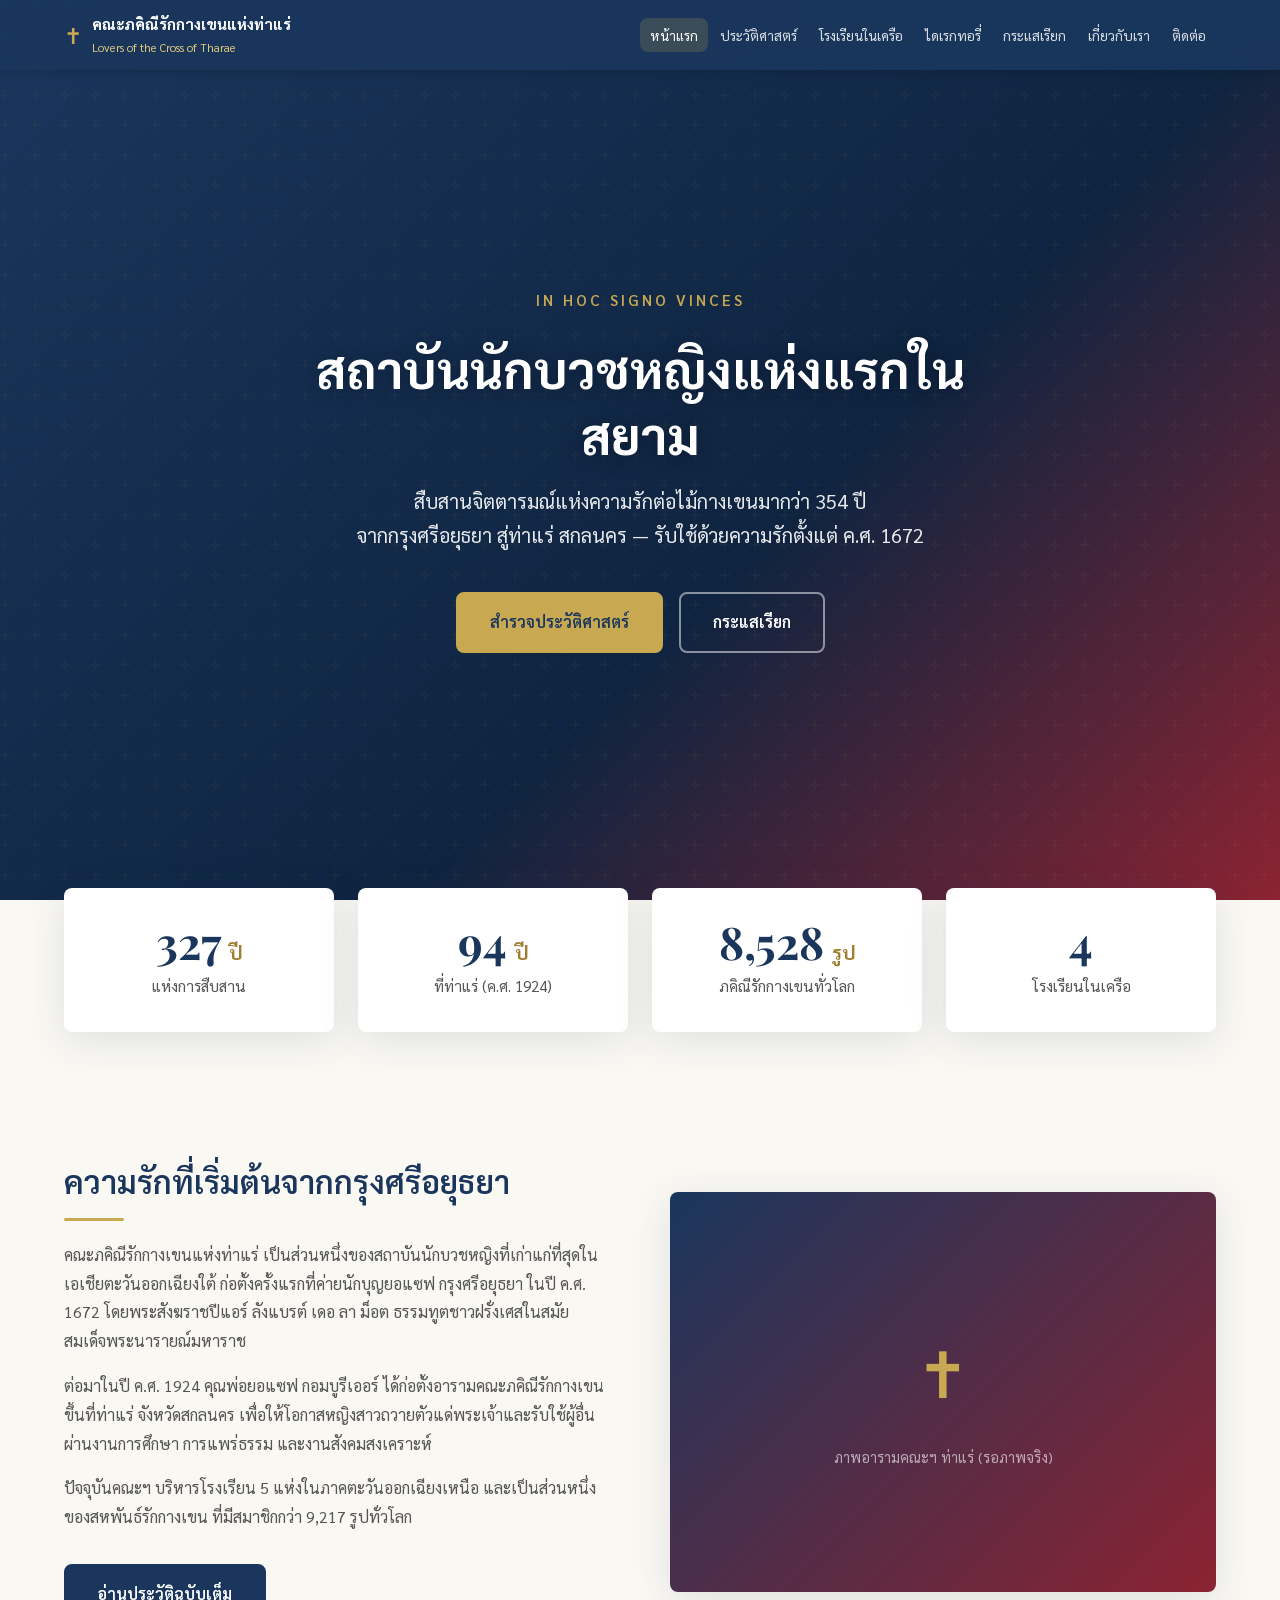
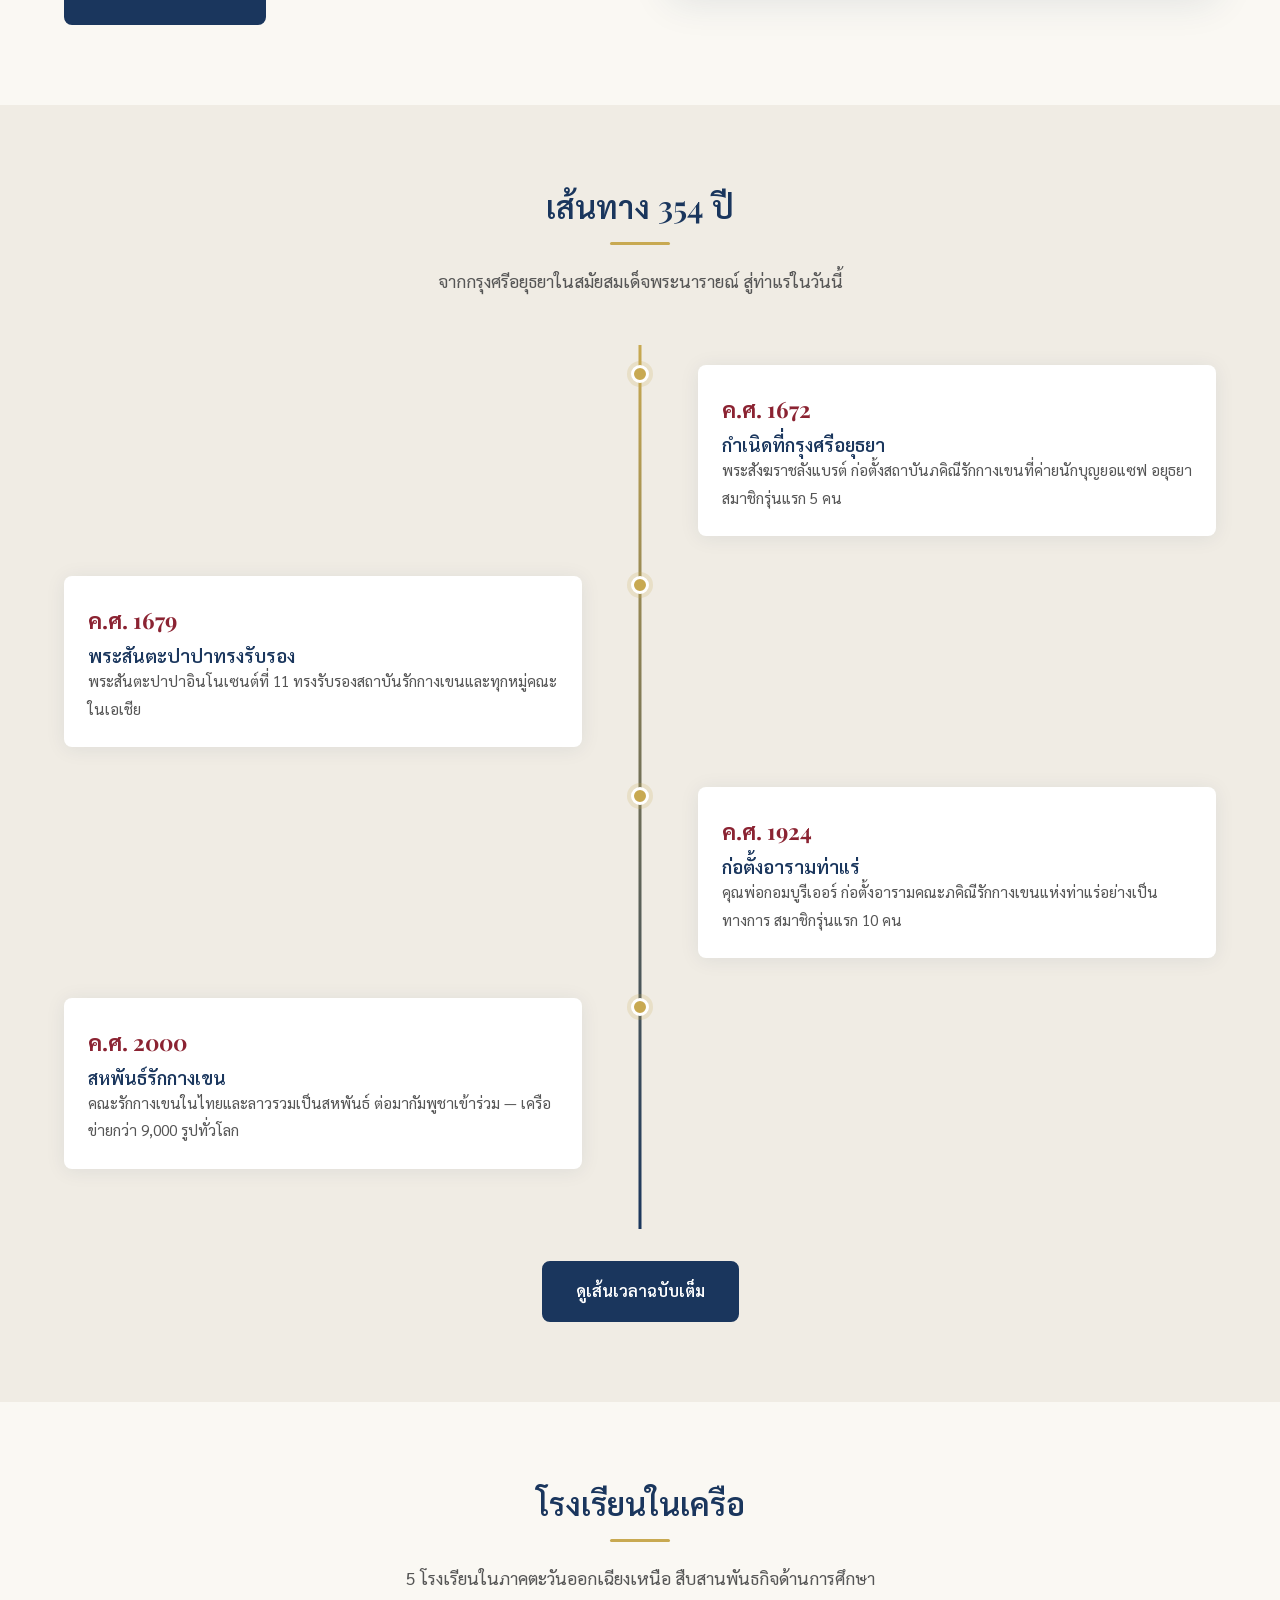
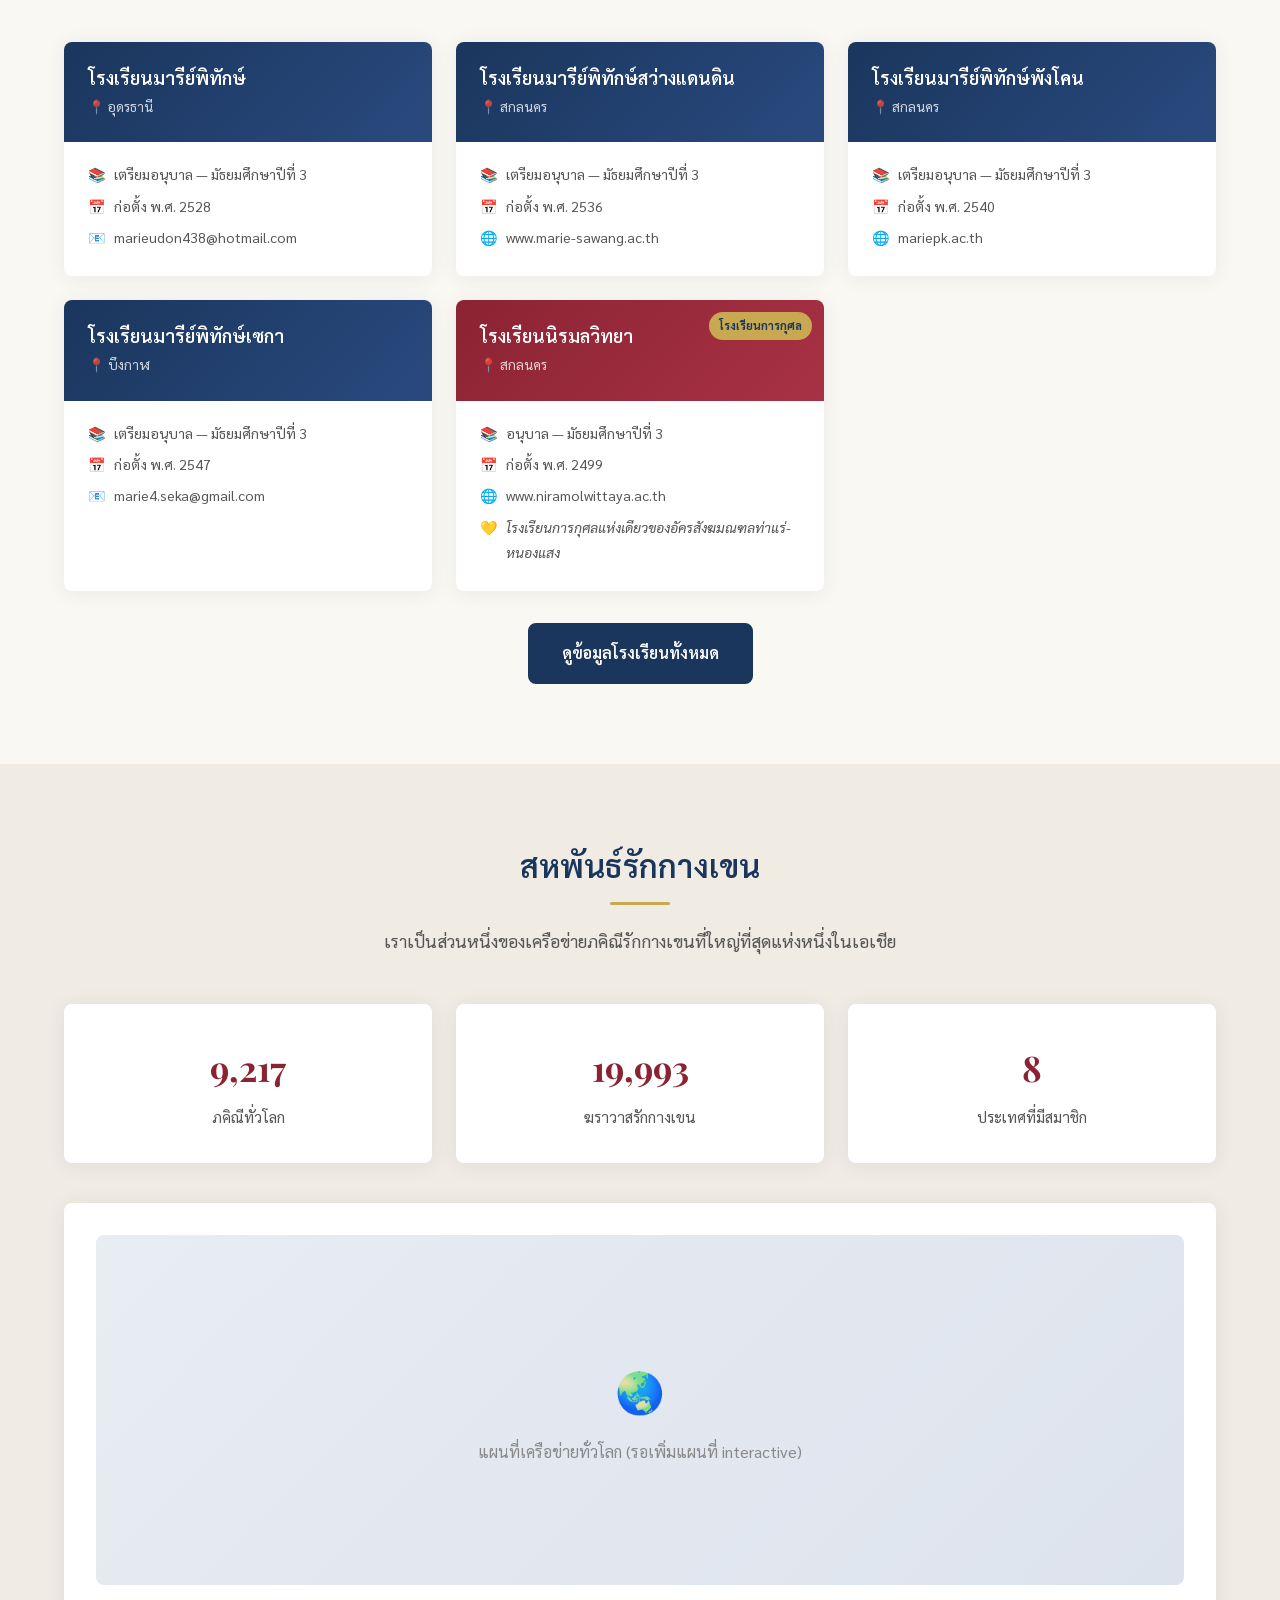
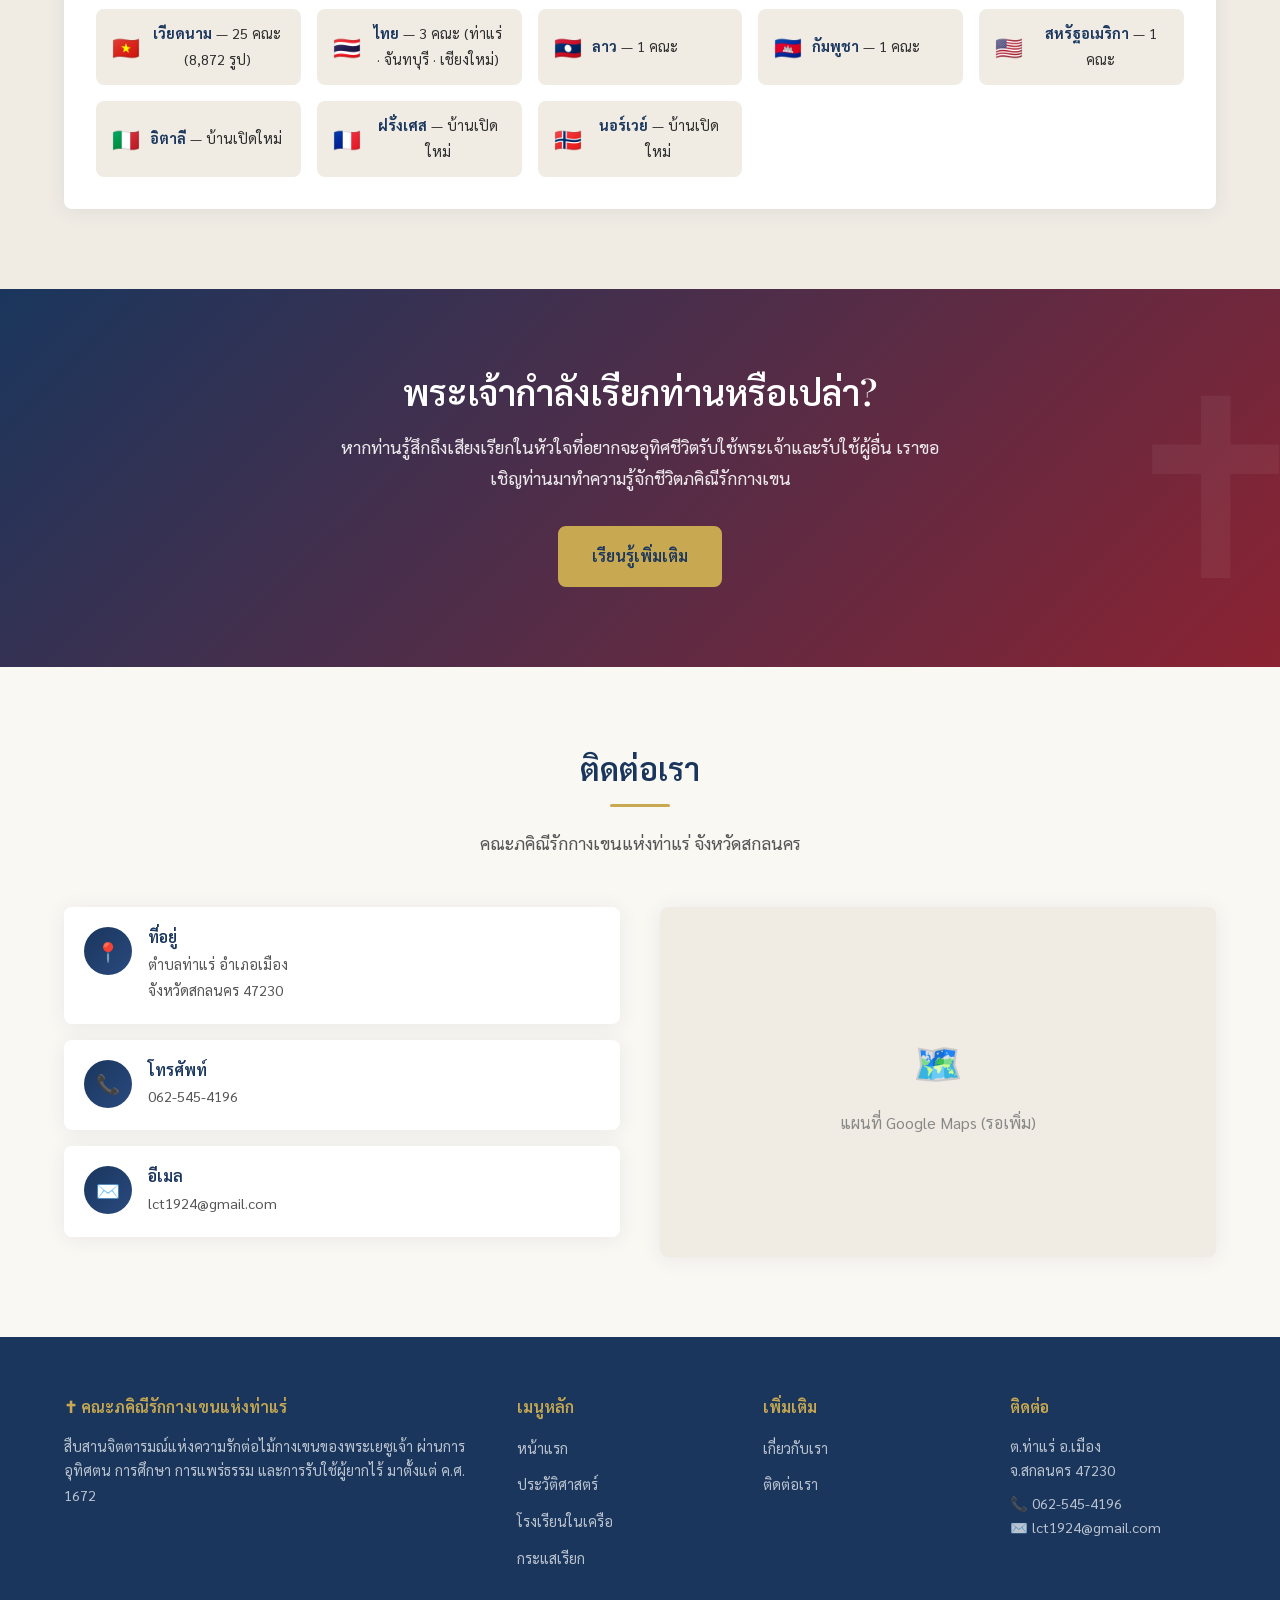
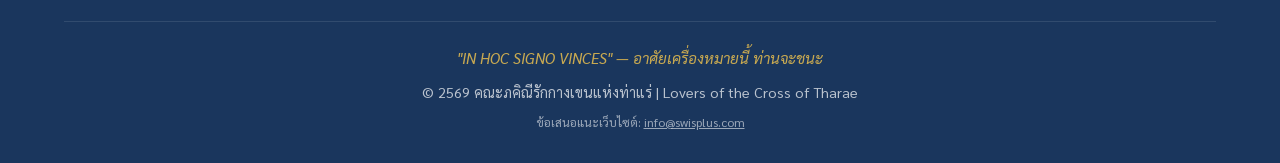
<file: index.html>
<!DOCTYPE html>
<html lang="th">
<head>
  <meta charset="UTF-8">
  <meta name="viewport" content="width=device-width, initial-scale=1.0">
  <title>คณะภคิณีรักกางเขนแห่งท่าแร่ — Lovers of the Cross of Tharae</title>
  <meta name="description" content="คณะภคิณีรักกางเขนแห่งท่าแร่ สืบสานจิตตารมณ์แห่งความรักและการรับใช้มากว่า 354 ปี จากกรุงศรีอยุธยาสู่ท่าแร่ สกลนคร">
  <link rel="preconnect" href="https://fonts.googleapis.com">
  <link rel="preconnect" href="https://fonts.gstatic.com" crossorigin>
  <link href="https://fonts.googleapis.com/css2?family=Playfair+Display:wght@400;600;700&family=Sarabun:wght@300;400;600;700&display=swap" rel="stylesheet">
  <link rel="stylesheet" href="css/style.css">
</head>
<body>

  <!-- ========== NAVIGATION ========== -->
  <nav class="navbar">
    <div class="container">
      <a href="index.html" class="nav-brand">
        <span class="cross-icon">✝</span>
        <div>
          คณะภคิณีรักกางเขนแห่งท่าแร่
          <span>Lovers of the Cross of Tharae</span>
        </div>
      </a>
      <button class="nav-toggle" aria-label="เมนู">☰</button>
      <ul class="nav-links">
        <li><a href="index.html" class="active">หน้าแรก</a></li>
        <li><a href="history.html">ประวัติศาสตร์</a></li>
        <li><a href="schools.html">โรงเรียนในเครือ</a></li>
        <li><a href="directory.html">ไดเรกทอรี่</a></li>
        <li><a href="vocation.html">กระแสเรียก</a></li>
        <li><a href="about.html">เกี่ยวกับเรา</a></li>
        <li><a href="contact.html">ติดต่อ</a></li>
      </ul>
    </div>
  </nav>

  <!-- ========== HERO ========== -->
  <section class="hero" id="home">
    <div class="hero-bg"></div>
    <div class="hero-content">
      <p class="hero-motto">IN HOC SIGNO VINCES</p>
      <h1>สถาบันนักบวชหญิงแห่งแรกในสยาม</h1>
      <p class="hero-subtitle">
        สืบสานจิตตารมณ์แห่งความรักต่อไม้กางเขนมากว่า 354 ปี<br>
        จากกรุงศรีอยุธยา สู่ท่าแร่ สกลนคร — รับใช้ด้วยความรักตั้งแต่ ค.ศ. 1672
      </p>
      <div class="hero-cta">
        <a href="history.html" class="btn btn-gold">สำรวจประวัติศาสตร์</a>
        <a href="vocation.html" class="btn btn-outline">กระแสเรียก</a>
      </div>
    </div>
  </section>

  <!-- ========== COUNTERS ========== -->
  <div class="container">
    <div class="counters">
      <div class="counter-card fade-in">
        <div class="counter-number" data-target="354" data-suffix=" ปี">0</div>
        <div class="counter-label">แห่งการสืบสาน</div>
      </div>
      <div class="counter-card fade-in">
        <div class="counter-number" data-target="102" data-suffix=" ปี">0</div>
        <div class="counter-label">ที่ท่าแร่ (ค.ศ. 1924)</div>
      </div>
      <div class="counter-card fade-in">
        <div class="counter-number" data-target="9217" data-suffix=" รูป">0</div>
        <div class="counter-label">ภคิณีรักกางเขนทั่วโลก</div>
      </div>
      <div class="counter-card fade-in">
        <div class="counter-number" data-target="5">0</div>
        <div class="counter-label">โรงเรียนในเครือ</div>
      </div>
    </div>
  </div>

  <!-- ========== ABOUT BRIEF ========== -->
  <section class="section" id="about-brief">
    <div class="container">
      <div class="about-grid">
        <div class="about-text fade-in">
          <h2>ความรักที่เริ่มต้นจากกรุงศรีอยุธยา</h2>
          <div class="section-divider" style="margin-left:0"></div>
          <p>
            คณะภคิณีรักกางเขนแห่งท่าแร่ เป็นส่วนหนึ่งของสถาบันนักบวชหญิงที่เก่าแก่ที่สุดในเอเชียตะวันออกเฉียงใต้
            ก่อตั้งครั้งแรกที่ค่ายนักบุญยอแซฟ กรุงศรีอยุธยา ในปี ค.ศ. 1672 โดยพระสังฆราชปีแอร์ ลังแบรต์ เดอ ลา ม็อต
            ธรรมทูตชาวฝรั่งเศสในสมัยสมเด็จพระนารายณ์มหาราช
          </p>
          <p>
            ต่อมาในปี ค.ศ. 1924 คุณพ่อยอแซฟ กอมบูรีเออร์ ได้ก่อตั้งอารามคณะภคิณีรักกางเขนขึ้นที่ท่าแร่ จังหวัดสกลนคร
            เพื่อให้โอกาสหญิงสาวถวายตัวแด่พระเจ้าและรับใช้ผู้อื่นผ่านงานการศึกษา การแพร่ธรรม และงานสังคมสงเคราะห์
          </p>
          <p>
            ปัจจุบันคณะฯ บริหารโรงเรียน 5 แห่งในภาคตะวันออกเฉียงเหนือ และเป็นส่วนหนึ่งของสหพันธ์รักกางเขน
            ที่มีสมาชิกกว่า 9,217 รูปทั่วโลก
          </p>
          <a href="history.html" class="btn btn-navy" style="margin-top: 16px;">อ่านประวัติฉบับเต็ม</a>
        </div>
        <div class="about-image fade-in">
          <div class="about-image-placeholder">
            ✝
            <span>ภาพอารามคณะฯ ท่าแร่ (รอภาพจริง)</span>
          </div>
        </div>
      </div>
    </div>
  </section>

  <!-- ========== TIMELINE PREVIEW ========== -->
  <section class="section section-alt" id="timeline">
    <div class="container">
      <h2 class="section-title">เส้นทาง 354 ปี</h2>
      <div class="section-divider"></div>
      <p class="section-subtitle">จากกรุงศรีอยุธยาในสมัยสมเด็จพระนารายณ์ สู่ท่าแร่ในวันนี้</p>

      <div class="timeline-preview">
        <div class="timeline-line"></div>

        <div class="timeline-item fade-in">
          <div class="timeline-content">
            <div class="timeline-year">ค.ศ. 1672</div>
            <h4>กำเนิดที่กรุงศรีอยุธยา</h4>
            <p>พระสังฆราชลังแบรต์ ก่อตั้งสถาบันภคิณีรักกางเขนที่ค่ายนักบุญยอแซฟ อยุธยา สมาชิกรุ่นแรก 5 คน</p>
          </div>
          <div class="timeline-dot"></div>
        </div>

        <div class="timeline-item fade-in">
          <div class="timeline-content">
            <div class="timeline-year">ค.ศ. 1679</div>
            <h4>พระสันตะปาปาทรงรับรอง</h4>
            <p>พระสันตะปาปาอินโนเซนต์ที่ 11 ทรงรับรองสถาบันรักกางเขนและทุกหมู่คณะในเอเชีย</p>
          </div>
          <div class="timeline-dot"></div>
        </div>

        <div class="timeline-item fade-in">
          <div class="timeline-content">
            <div class="timeline-year">ค.ศ. 1924</div>
            <h4>ก่อตั้งอารามท่าแร่</h4>
            <p>คุณพ่อกอมบูรีเออร์ ก่อตั้งอารามคณะภคิณีรักกางเขนแห่งท่าแร่อย่างเป็นทางการ สมาชิกรุ่นแรก 10 คน</p>
          </div>
          <div class="timeline-dot"></div>
        </div>

        <div class="timeline-item fade-in">
          <div class="timeline-content">
            <div class="timeline-year">ค.ศ. 2000</div>
            <h4>สหพันธ์รักกางเขน</h4>
            <p>คณะรักกางเขนในไทยและลาวรวมเป็นสหพันธ์ ต่อมากัมพูชาเข้าร่วม — เครือข่ายกว่า 9,000 รูปทั่วโลก</p>
          </div>
          <div class="timeline-dot"></div>
        </div>
      </div>

      <div style="text-align:center; margin-top: 32px;">
        <a href="history.html" class="btn btn-navy">ดูเส้นเวลาฉบับเต็ม</a>
      </div>
    </div>
  </section>

  <!-- ========== SCHOOLS ========== -->
  <section class="section" id="schools">
    <div class="container">
      <h2 class="section-title">โรงเรียนในเครือ</h2>
      <div class="section-divider"></div>
      <p class="section-subtitle">5 โรงเรียนในภาคตะวันออกเฉียงเหนือ สืบสานพันธกิจด้านการศึกษา</p>

      <div class="schools-grid">

        <div class="school-card fade-in">
          <div class="school-card-header">
            <h3>โรงเรียนมารีย์พิทักษ์</h3>
            <div class="school-location">📍 อุดรธานี</div>
          </div>
          <div class="school-card-body">
            <div class="school-info-row"><span class="icon">📚</span> เตรียมอนุบาล — มัธยมศึกษาปีที่ 3</div>
            <div class="school-info-row"><span class="icon">📅</span> ก่อตั้ง พ.ศ. 2528</div>
            <div class="school-info-row"><span class="icon">📧</span> marieudon438@hotmail.com</div>
          </div>
        </div>

        <div class="school-card fade-in">
          <div class="school-card-header">
            <h3>โรงเรียนมารีย์พิทักษ์สว่างแดนดิน</h3>
            <div class="school-location">📍 สกลนคร</div>
          </div>
          <div class="school-card-body">
            <div class="school-info-row"><span class="icon">📚</span> เตรียมอนุบาล — มัธยมศึกษาปีที่ 3</div>
            <div class="school-info-row"><span class="icon">📅</span> ก่อตั้ง พ.ศ. 2536</div>
            <div class="school-info-row"><span class="icon">🌐</span> www.marie-sawang.ac.th</div>
          </div>
        </div>

        <div class="school-card fade-in">
          <div class="school-card-header">
            <h3>โรงเรียนมารีย์พิทักษ์พังโคน</h3>
            <div class="school-location">📍 สกลนคร</div>
          </div>
          <div class="school-card-body">
            <div class="school-info-row"><span class="icon">📚</span> เตรียมอนุบาล — มัธยมศึกษาปีที่ 3</div>
            <div class="school-info-row"><span class="icon">📅</span> ก่อตั้ง พ.ศ. 2540</div>
            <div class="school-info-row"><span class="icon">🌐</span> mariepk.ac.th</div>
          </div>
        </div>

        <div class="school-card fade-in">
          <div class="school-card-header">
            <h3>โรงเรียนมารีย์พิทักษ์เซกา</h3>
            <div class="school-location">📍 บึงกาฬ</div>
          </div>
          <div class="school-card-body">
            <div class="school-info-row"><span class="icon">📚</span> เตรียมอนุบาล — มัธยมศึกษาปีที่ 3</div>
            <div class="school-info-row"><span class="icon">📅</span> ก่อตั้ง พ.ศ. 2547</div>
            <div class="school-info-row"><span class="icon">📧</span> marie4.seka@gmail.com</div>
          </div>
        </div>

        <div class="school-card fade-in">
          <div class="school-card-header charity">
            <h3>โรงเรียนนิรมลวิทยา</h3>
            <div class="school-location">📍 สกลนคร</div>
            <span class="school-badge">โรงเรียนการกุศล</span>
          </div>
          <div class="school-card-body">
            <div class="school-info-row"><span class="icon">📚</span> อนุบาล — มัธยมศึกษาปีที่ 3</div>
            <div class="school-info-row"><span class="icon">📅</span> ก่อตั้ง พ.ศ. 2499</div>
            <div class="school-info-row"><span class="icon">🌐</span> www.niramolwittaya.ac.th</div>
            <div class="school-info-row"><span class="icon">💛</span> <em>โรงเรียนการกุศลแห่งเดียวของอัครสังฆมณฑลท่าแร่-หนองแสง</em></div>
          </div>
        </div>

      </div>

      <div style="text-align:center; margin-top: 32px;">
        <a href="schools.html" class="btn btn-navy">ดูข้อมูลโรงเรียนทั้งหมด</a>
      </div>
    </div>
  </section>

  <!-- ========== FEDERATION ========== -->
  <section class="section section-alt" id="federation">
    <div class="container">
      <h2 class="section-title">สหพันธ์รักกางเขน</h2>
      <div class="section-divider"></div>
      <p class="section-subtitle">เราเป็นส่วนหนึ่งของเครือข่ายภคิณีรักกางเขนที่ใหญ่ที่สุดแห่งหนึ่งในเอเชีย</p>

      <div class="federation-stats">
        <div class="fed-stat fade-in">
          <div class="fed-stat-number">9,217</div>
          <div class="fed-stat-label">ภคิณีทั่วโลก</div>
        </div>
        <div class="fed-stat fade-in">
          <div class="fed-stat-number">19,993</div>
          <div class="fed-stat-label">ฆราวาสรักกางเขน</div>
        </div>
        <div class="fed-stat fade-in">
          <div class="fed-stat-number">8</div>
          <div class="fed-stat-label">ประเทศที่มีสมาชิก</div>
        </div>
      </div>

      <div class="federation-map-container fade-in">
        <div class="federation-map-placeholder">
          <span class="icon">🌏</span>
          <span>แผนที่เครือข่ายทั่วโลก (รอเพิ่มแผนที่ interactive)</span>
        </div>
        <div class="fed-locations">
          <div class="fed-location"><span class="flag">🇻🇳</span> <div><strong>เวียดนาม</strong> — 25 คณะ (8,872 รูป)</div></div>
          <div class="fed-location"><span class="flag">🇹🇭</span> <div><strong>ไทย</strong> — 3 คณะ (ท่าแร่ · จันทบุรี · เชียงใหม่)</div></div>
          <div class="fed-location"><span class="flag">🇱🇦</span> <div><strong>ลาว</strong> — 1 คณะ</div></div>
          <div class="fed-location"><span class="flag">🇰🇭</span> <div><strong>กัมพูชา</strong> — 1 คณะ</div></div>
          <div class="fed-location"><span class="flag">🇺🇸</span> <div><strong>สหรัฐอเมริกา</strong> — 1 คณะ</div></div>
          <div class="fed-location"><span class="flag">🇮🇹</span> <div><strong>อิตาลี</strong> — บ้านเปิดใหม่</div></div>
          <div class="fed-location"><span class="flag">🇫🇷</span> <div><strong>ฝรั่งเศส</strong> — บ้านเปิดใหม่</div></div>
          <div class="fed-location"><span class="flag">🇳🇴</span> <div><strong>นอร์เวย์</strong> — บ้านเปิดใหม่</div></div>
        </div>
      </div>
    </div>
  </section>

  <!-- ========== VOCATION CTA ========== -->
  <section class="vocation-cta">
    <div class="container">
      <h2>พระเจ้ากำลังเรียกท่านหรือเปล่า?</h2>
      <p>
        หากท่านรู้สึกถึงเสียงเรียกในหัวใจที่อยากจะอุทิศชีวิตรับใช้พระเจ้าและรับใช้ผู้อื่น
        เราขอเชิญท่านมาทำความรู้จักชีวิตภคิณีรักกางเขน
      </p>
      <a href="vocation.html" class="btn btn-gold">เรียนรู้เพิ่มเติม</a>
    </div>
  </section>

  <!-- ========== CONTACT ========== -->
  <section class="section" id="contact">
    <div class="container">
      <h2 class="section-title">ติดต่อเรา</h2>
      <div class="section-divider"></div>
      <p class="section-subtitle">คณะภคิณีรักกางเขนแห่งท่าแร่ จังหวัดสกลนคร</p>

      <div class="contact-grid">
        <div>
          <div class="contact-info-card fade-in">
            <div class="contact-icon">📍</div>
            <div class="contact-detail">
              <h4>ที่อยู่</h4>
              <p>ตำบลท่าแร่ อำเภอเมือง<br>จังหวัดสกลนคร 47230</p>
            </div>
          </div>
          <div class="contact-info-card fade-in">
            <div class="contact-icon">📞</div>
            <div class="contact-detail">
              <h4>โทรศัพท์</h4>
              <p>062-545-4196</p>
            </div>
          </div>
          <div class="contact-info-card fade-in">
            <div class="contact-icon">✉️</div>
            <div class="contact-detail">
              <h4>อีเมล</h4>
              <p>lct1924@gmail.com</p>
            </div>
          </div>
        </div>
        <div class="contact-map-placeholder fade-in">
          <span class="icon">🗺️</span>
          <span>แผนที่ Google Maps (รอเพิ่ม)</span>
        </div>
      </div>
    </div>
  </section>

  <!-- ========== FOOTER ========== -->
  <footer class="footer">
    <div class="container">
      <div class="footer-grid">
        <div>
          <h4>✝ คณะภคิณีรักกางเขนแห่งท่าแร่</h4>
          <p>สืบสานจิตตารมณ์แห่งความรักต่อไม้กางเขนของพระเยซูเจ้า ผ่านการอุทิศตน การศึกษา การแพร่ธรรม และการรับใช้ผู้ยากไร้ มาตั้งแต่ ค.ศ. 1672</p>
        </div>
        <div>
          <h4>เมนูหลัก</h4>
          <ul class="footer-links">
            <li><a href="index.html">หน้าแรก</a></li>
            <li><a href="history.html">ประวัติศาสตร์</a></li>
            <li><a href="schools.html">โรงเรียนในเครือ</a></li>
            <li><a href="vocation.html">กระแสเรียก</a></li>
          </ul>
        </div>
        <div>
          <h4>เพิ่มเติม</h4>
          <ul class="footer-links">
            <li><a href="about.html">เกี่ยวกับเรา</a></li>
            <li><a href="contact.html">ติดต่อเรา</a></li>
          </ul>
        </div>
        <div>
          <h4>ติดต่อ</h4>
          <p>ต.ท่าแร่ อ.เมือง<br>จ.สกลนคร 47230</p>
          <p style="margin-top:8px">📞 062-545-4196<br>✉️ lct1924@gmail.com</p>
        </div>
      </div>
      <div class="footer-bottom">
        <p class="motto">"IN HOC SIGNO VINCES" — อาศัยเครื่องหมายนี้ ท่านจะชนะ</p>
        <p>&copy; 2569 คณะภคิณีรักกางเขนแห่งท่าแร่ | Lovers of the Cross of Tharae</p>
        <p style="margin-top:8px;font-size:0.9em;opacity:0.8">ข้อเสนอแนะเว็บไซต์: <a href="mailto:info@swisplus.com" style="color:inherit;text-decoration:underline">info@swisplus.com</a></p>
      </div>
    </div>
  </footer>

  <script src="js/main.js"></script>
</body>
</html>
</file>
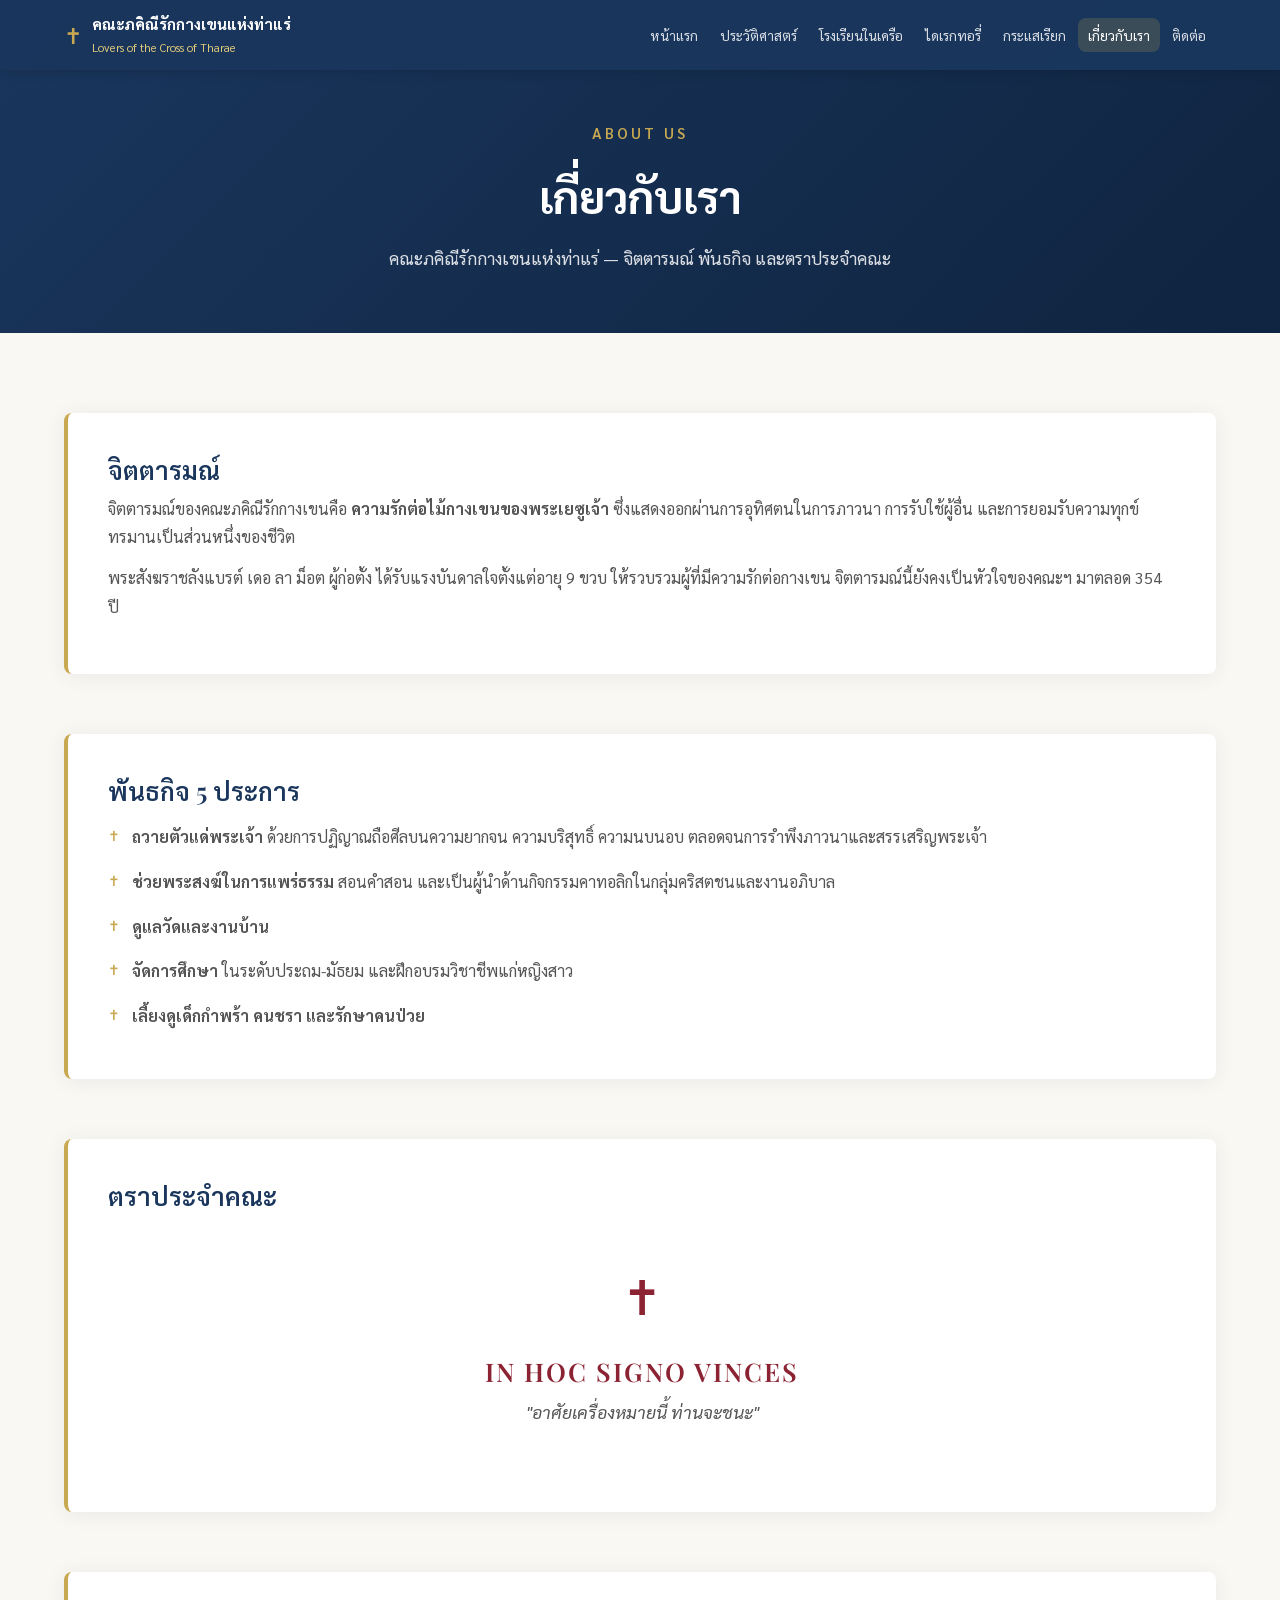
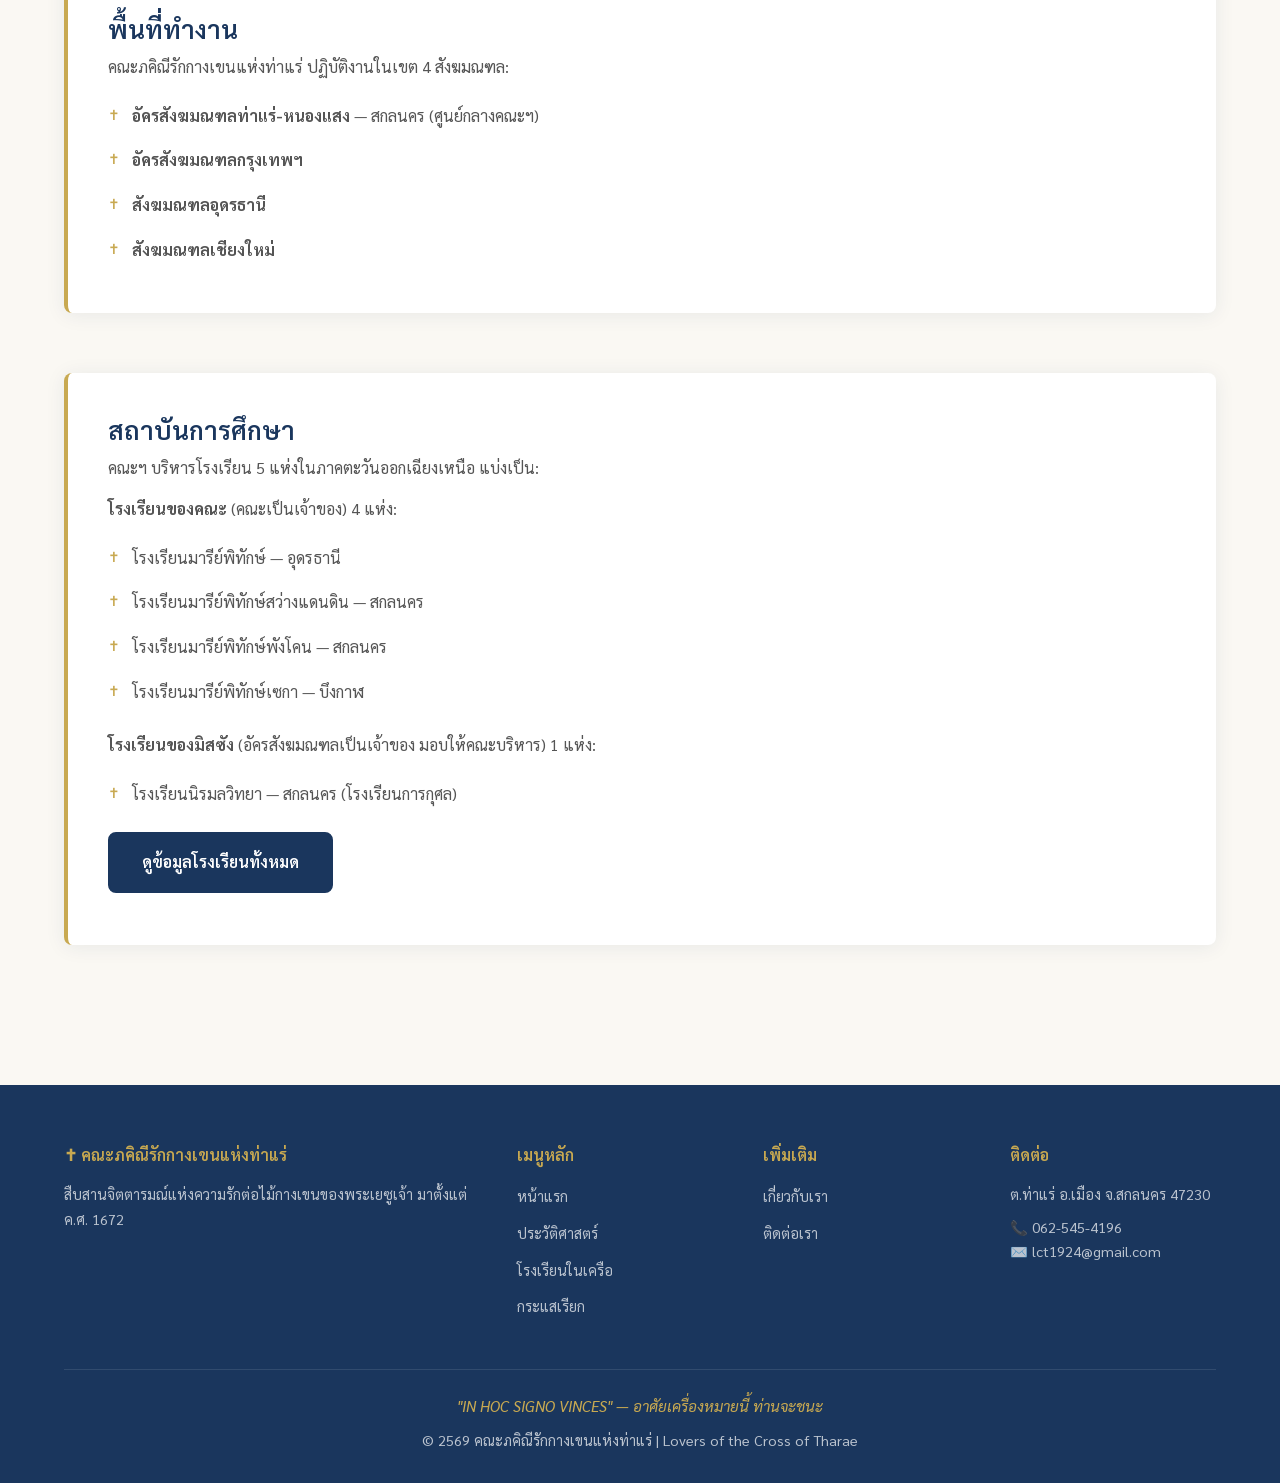
<file: about.html>
<!DOCTYPE html>
<html lang="th">
<head>
  <meta charset="UTF-8">
  <meta name="viewport" content="width=device-width, initial-scale=1.0">
  <title>เกี่ยวกับเรา — คณะภคิณีรักกางเขนแห่งท่าแร่</title>
  <link rel="preconnect" href="https://fonts.googleapis.com">
  <link rel="preconnect" href="https://fonts.gstatic.com" crossorigin>
  <link href="https://fonts.googleapis.com/css2?family=Playfair+Display:wght@400;600;700&family=Sarabun:wght@300;400;600;700&display=swap" rel="stylesheet">
  <link rel="stylesheet" href="css/style.css">
</head>
<body>

  <nav class="navbar">
    <div class="container">
      <a href="index.html" class="nav-brand">
        <span class="cross-icon">✝</span>
        <div>คณะภคิณีรักกางเขนแห่งท่าแร่<span>Lovers of the Cross of Tharae</span></div>
      </a>
      <button class="nav-toggle" aria-label="เมนู">☰</button>
      <ul class="nav-links">
        <li><a href="index.html">หน้าแรก</a></li>
        <li><a href="history.html">ประวัติศาสตร์</a></li>
        <li><a href="schools.html">โรงเรียนในเครือ</a></li>
        <li><a href="directory.html">ไดเรกทอรี่</a></li>
        <li><a href="vocation.html">กระแสเรียก</a></li>
        <li><a href="about.html" class="active">เกี่ยวกับเรา</a></li>
        <li><a href="contact.html">ติดต่อ</a></li>
      </ul>
    </div>
  </nav>

  <section class="history-hero">
    <div class="container">
      <p class="hero-motto">ABOUT US</p>
      <h1>เกี่ยวกับเรา</h1>
      <p style="opacity:0.85; max-width:650px; margin:16px auto 0; font-size:1.1rem;">
        คณะภคิณีรักกางเขนแห่งท่าแร่ — จิตตารมณ์ พันธกิจ และตราประจำคณะ
      </p>
    </div>
  </section>

  <section class="section">
    <div class="container">

      <!-- Charism -->
      <div class="era-section fade-in">
        <h2>จิตตารมณ์</h2>
        <p>
          จิตตารมณ์ของคณะภคิณีรักกางเขนคือ <strong>ความรักต่อไม้กางเขนของพระเยซูเจ้า</strong>
          ซึ่งแสดงออกผ่านการอุทิศตนในการภาวนา การรับใช้ผู้อื่น และการยอมรับความทุกข์ทรมานเป็นส่วนหนึ่งของชีวิต
        </p>
        <p>
          พระสังฆราชลังแบรต์ เดอ ลา ม็อต ผู้ก่อตั้ง ได้รับแรงบันดาลใจตั้งแต่อายุ 9 ขวบ
          ให้รวบรวมผู้ที่มีความรักต่อกางเขน จิตตารมณ์นี้ยังคงเป็นหัวใจของคณะฯ มาตลอด 354 ปี
        </p>
      </div>

      <!-- Mission -->
      <div class="era-section fade-in">
        <h2>พันธกิจ 5 ประการ</h2>
        <ul>
          <li><strong>ถวายตัวแด่พระเจ้า</strong> ด้วยการปฏิญาณถือศีลบนความยากจน ความบริสุทธิ์ ความนบนอบ ตลอดจนการรำพึงภาวนาและสรรเสริญพระเจ้า</li>
          <li><strong>ช่วยพระสงฆ์ในการแพร่ธรรม</strong> สอนคำสอน และเป็นผู้นำด้านกิจกรรมคาทอลิกในกลุ่มคริสตชนและงานอภิบาล</li>
          <li><strong>ดูแลวัดและงานบ้าน</strong></li>
          <li><strong>จัดการศึกษา</strong> ในระดับประถม-มัธยม และฝึกอบรมวิชาชีพแก่หญิงสาว</li>
          <li><strong>เลี้ยงดูเด็กกำพร้า คนชรา และรักษาคนป่วย</strong></li>
        </ul>
      </div>

      <!-- Emblem -->
      <div class="era-section fade-in">
        <h2>ตราประจำคณะ</h2>
        <div style="text-align:center; padding: 32px 0;">
          <div style="font-size:3rem; color:var(--crimson); margin-bottom:16px;">✝</div>
          <h3 style="color:var(--crimson); font-size:1.6rem; letter-spacing:2px;">IN HOC SIGNO VINCES</h3>
          <p style="color:var(--text-medium); font-size:1.1rem; margin-top:8px; font-style:italic;">
            "อาศัยเครื่องหมายนี้ ท่านจะชนะ"
          </p>
        </div>
      </div>

      <!-- Area of Work -->
      <div class="era-section fade-in">
        <h2>พื้นที่ทำงาน</h2>
        <p>คณะภคิณีรักกางเขนแห่งท่าแร่ ปฏิบัติงานในเขต 4 สังฆมณฑล:</p>
        <ul>
          <li><strong>อัครสังฆมณฑลท่าแร่-หนองแสง</strong> — สกลนคร (ศูนย์กลางคณะฯ)</li>
          <li><strong>อัครสังฆมณฑลกรุงเทพฯ</strong></li>
          <li><strong>สังฆมณฑลอุดรธานี</strong></li>
          <li><strong>สังฆมณฑลเชียงใหม่</strong></li>
        </ul>
      </div>

      <!-- Schools -->
      <div class="era-section fade-in">
        <h2>สถาบันการศึกษา</h2>
        <p>คณะฯ บริหารโรงเรียน 5 แห่งในภาคตะวันออกเฉียงเหนือ แบ่งเป็น:</p>
        <p><strong>โรงเรียนของคณะ</strong> (คณะเป็นเจ้าของ) 4 แห่ง:</p>
        <ul>
          <li>โรงเรียนมารีย์พิทักษ์ — อุดรธานี</li>
          <li>โรงเรียนมารีย์พิทักษ์สว่างแดนดิน — สกลนคร</li>
          <li>โรงเรียนมารีย์พิทักษ์พังโคน — สกลนคร</li>
          <li>โรงเรียนมารีย์พิทักษ์เซกา — บึงกาฬ</li>
        </ul>
        <p style="margin-top:16px"><strong>โรงเรียนของมิสซัง</strong> (อัครสังฆมณฑลเป็นเจ้าของ มอบให้คณะบริหาร) 1 แห่ง:</p>
        <ul>
          <li>โรงเรียนนิรมลวิทยา — สกลนคร (โรงเรียนการกุศล)</li>
        </ul>
        <p style="margin-top:16px"><a href="schools.html" class="btn btn-navy">ดูข้อมูลโรงเรียนทั้งหมด</a></p>
      </div>

    </div>
  </section>

  <footer class="footer">
    <div class="container">
      <div class="footer-grid">
        <div>
          <h4>✝ คณะภคิณีรักกางเขนแห่งท่าแร่</h4>
          <p>สืบสานจิตตารมณ์แห่งความรักต่อไม้กางเขนของพระเยซูเจ้า มาตั้งแต่ ค.ศ. 1672</p>
        </div>
        <div>
          <h4>เมนูหลัก</h4>
          <ul class="footer-links">
            <li><a href="index.html">หน้าแรก</a></li>
            <li><a href="history.html">ประวัติศาสตร์</a></li>
            <li><a href="schools.html">โรงเรียนในเครือ</a></li>
            <li><a href="vocation.html">กระแสเรียก</a></li>
          </ul>
        </div>
        <div>
          <h4>เพิ่มเติม</h4>
          <ul class="footer-links">
            <li><a href="about.html">เกี่ยวกับเรา</a></li>
            <li><a href="contact.html">ติดต่อเรา</a></li>
          </ul>
        </div>
        <div>
          <h4>ติดต่อ</h4>
          <p>ต.ท่าแร่ อ.เมือง จ.สกลนคร 47230</p>
          <p style="margin-top:8px">📞 062-545-4196<br>✉️ lct1924@gmail.com</p>
        </div>
      </div>
      <div class="footer-bottom">
        <p class="motto">"IN HOC SIGNO VINCES" — อาศัยเครื่องหมายนี้ ท่านจะชนะ</p>
        <p>&copy; 2569 คณะภคิณีรักกางเขนแห่งท่าแร่ | Lovers of the Cross of Tharae</p>
      </div>
    </div>
  </footer>

  <script src="js/main.js"></script>
</body>
</html>
</file>
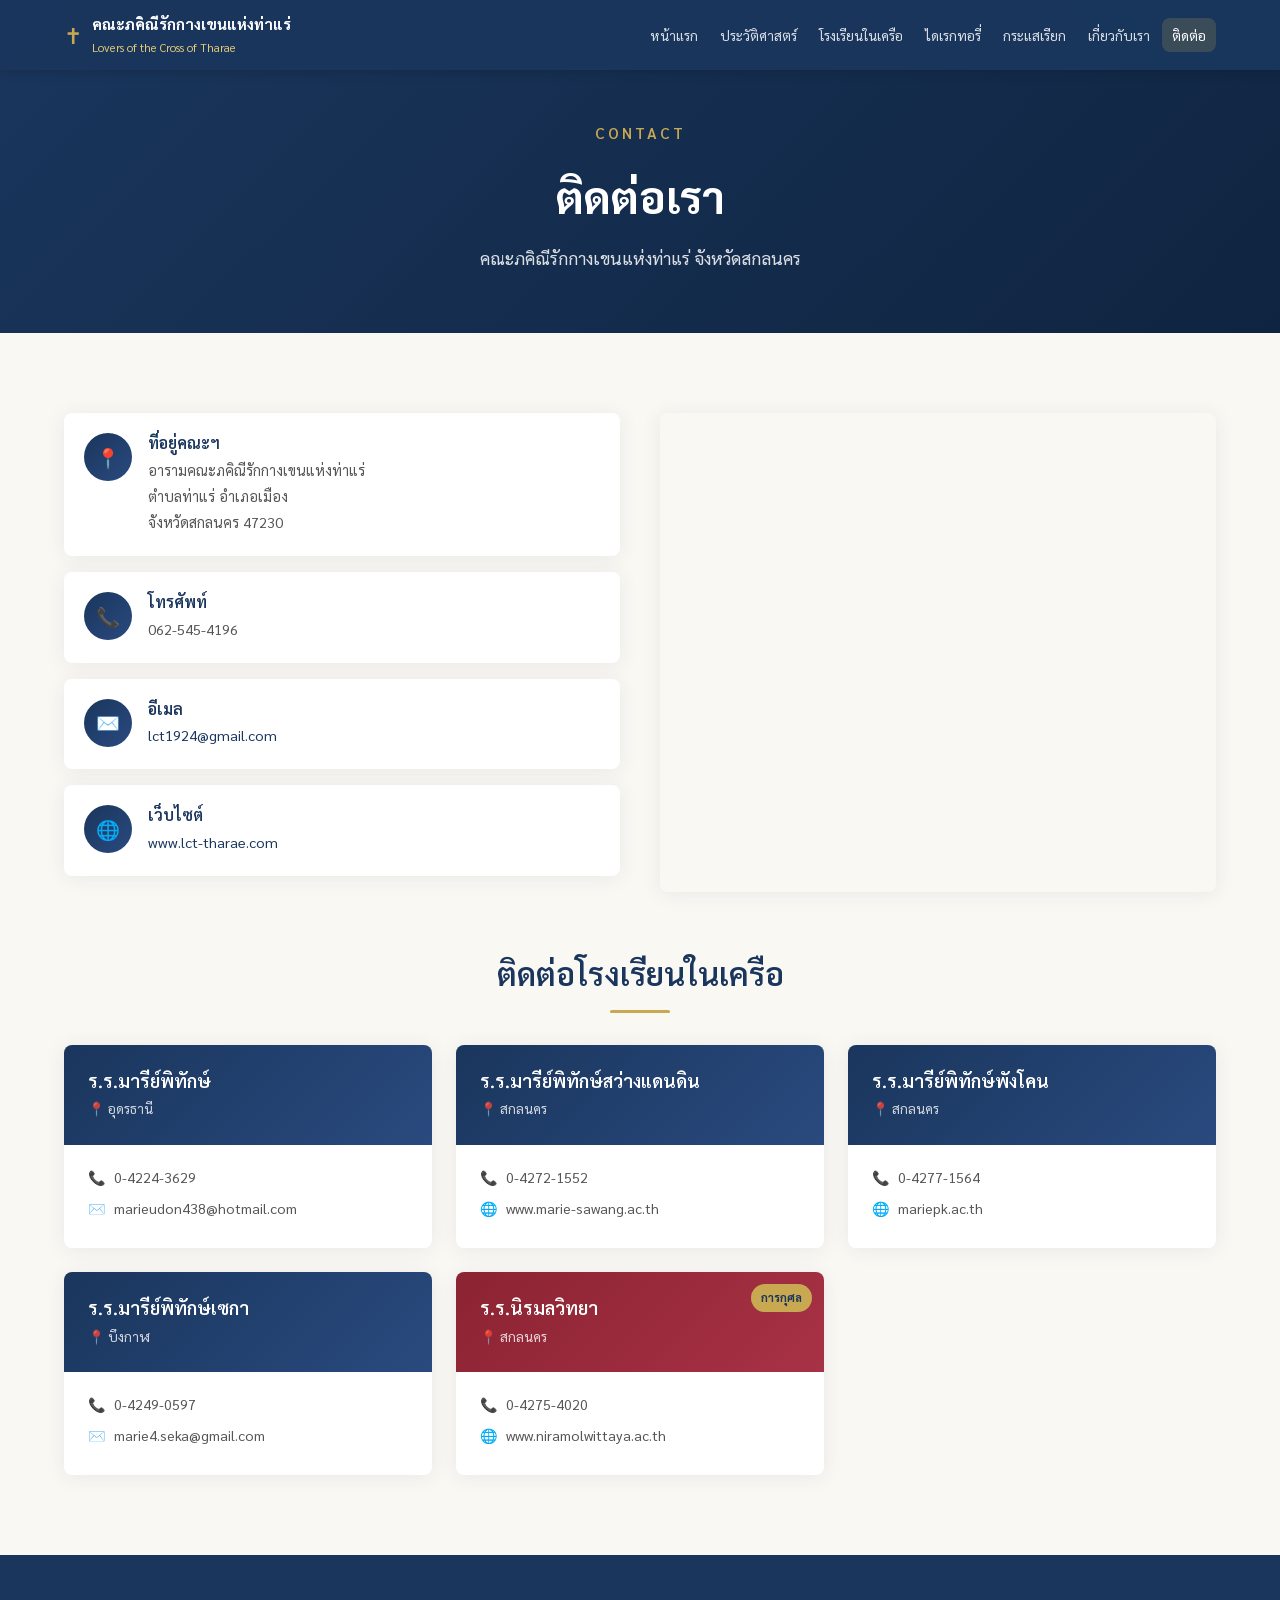
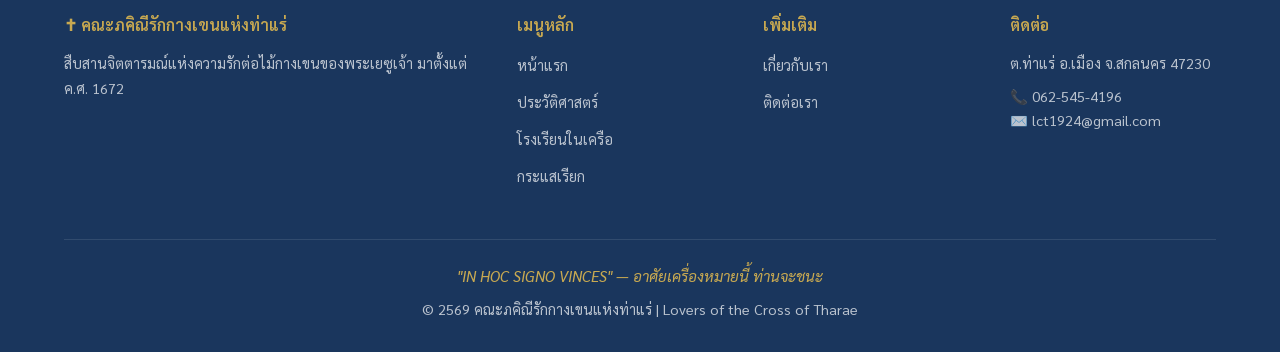
<file: contact.html>
<!DOCTYPE html>
<html lang="th">
<head>
  <meta charset="UTF-8">
  <meta name="viewport" content="width=device-width, initial-scale=1.0">
  <title>ติดต่อเรา — คณะภคิณีรักกางเขนแห่งท่าแร่</title>
  <link rel="preconnect" href="https://fonts.googleapis.com">
  <link rel="preconnect" href="https://fonts.gstatic.com" crossorigin>
  <link href="https://fonts.googleapis.com/css2?family=Playfair+Display:wght@400;600;700&family=Sarabun:wght@300;400;600;700&display=swap" rel="stylesheet">
  <link rel="stylesheet" href="css/style.css">
</head>
<body>

  <nav class="navbar">
    <div class="container">
      <a href="index.html" class="nav-brand">
        <span class="cross-icon">✝</span>
        <div>คณะภคิณีรักกางเขนแห่งท่าแร่<span>Lovers of the Cross of Tharae</span></div>
      </a>
      <button class="nav-toggle" aria-label="เมนู">☰</button>
      <ul class="nav-links">
        <li><a href="index.html">หน้าแรก</a></li>
        <li><a href="history.html">ประวัติศาสตร์</a></li>
        <li><a href="schools.html">โรงเรียนในเครือ</a></li>
        <li><a href="directory.html">ไดเรกทอรี่</a></li>
        <li><a href="vocation.html">กระแสเรียก</a></li>
        <li><a href="about.html">เกี่ยวกับเรา</a></li>
        <li><a href="contact.html" class="active">ติดต่อ</a></li>
      </ul>
    </div>
  </nav>

  <section class="history-hero">
    <div class="container">
      <p class="hero-motto">CONTACT</p>
      <h1>ติดต่อเรา</h1>
      <p style="opacity:0.85; max-width:650px; margin:16px auto 0; font-size:1.1rem;">
        คณะภคิณีรักกางเขนแห่งท่าแร่ จังหวัดสกลนคร
      </p>
    </div>
  </section>

  <section class="section">
    <div class="container">
      <div class="contact-grid">
        <div>
          <div class="contact-info-card fade-in">
            <div class="contact-icon">📍</div>
            <div class="contact-detail">
              <h4>ที่อยู่คณะฯ</h4>
              <p>อารามคณะภคิณีรักกางเขนแห่งท่าแร่<br>ตำบลท่าแร่ อำเภอเมือง<br>จังหวัดสกลนคร 47230</p>
            </div>
          </div>
          <div class="contact-info-card fade-in">
            <div class="contact-icon">📞</div>
            <div class="contact-detail">
              <h4>โทรศัพท์</h4>
              <p>062-545-4196</p>
            </div>
          </div>
          <div class="contact-info-card fade-in">
            <div class="contact-icon">✉️</div>
            <div class="contact-detail">
              <h4>อีเมล</h4>
              <p><a href="mailto:lct1924@gmail.com">lct1924@gmail.com</a></p>
            </div>
          </div>
          <div class="contact-info-card fade-in">
            <div class="contact-icon">🌐</div>
            <div class="contact-detail">
              <h4>เว็บไซต์</h4>
              <p><a href="http://www.lct-tharae.com" target="_blank">www.lct-tharae.com</a></p>
            </div>
          </div>
        </div>
        <div>
          <div style="border-radius:var(--radius); overflow:hidden; box-shadow:var(--shadow); height:100%; min-height:400px;">
            <iframe
              src="https://www.google.com/maps/embed?pb=!1m18!1m12!1m3!1d15158.536!2d104.2247!3d17.1544!2m3!1f0!2f0!3f0!3m2!1i1024!2i768!4f13.1!3m3!1m2!1s0x3131395d5c0c0001%3A0x1234567890!2z4LiX4LmI4Liy4LmB4Lij4LmI!5e0!3m2!1sth!2sth!4v1"
              width="100%" height="100%" style="border:0; min-height:400px;" allowfullscreen="" loading="lazy"
              referrerpolicy="no-referrer-when-downgrade"
              title="แผนที่คณะภคิณีรักกางเขนแห่งท่าแร่">
            </iframe>
          </div>
        </div>
      </div>

      <!-- Schools Contact -->
      <div style="margin-top:60px">
        <h2 class="section-title">ติดต่อโรงเรียนในเครือ</h2>
        <div class="section-divider"></div>

        <div class="schools-grid" style="margin-top:32px">
          <div class="school-card fade-in">
            <div class="school-card-header">
              <h3>ร.ร.มารีย์พิทักษ์</h3>
              <div class="school-location">📍 อุดรธานี</div>
            </div>
            <div class="school-card-body">
              <div class="school-info-row"><span class="icon">📞</span> 0-4224-3629</div>
              <div class="school-info-row"><span class="icon">✉️</span> marieudon438@hotmail.com</div>
            </div>
          </div>

          <div class="school-card fade-in">
            <div class="school-card-header">
              <h3>ร.ร.มารีย์พิทักษ์สว่างแดนดิน</h3>
              <div class="school-location">📍 สกลนคร</div>
            </div>
            <div class="school-card-body">
              <div class="school-info-row"><span class="icon">📞</span> 0-4272-1552</div>
              <div class="school-info-row"><span class="icon">🌐</span> www.marie-sawang.ac.th</div>
            </div>
          </div>

          <div class="school-card fade-in">
            <div class="school-card-header">
              <h3>ร.ร.มารีย์พิทักษ์พังโคน</h3>
              <div class="school-location">📍 สกลนคร</div>
            </div>
            <div class="school-card-body">
              <div class="school-info-row"><span class="icon">📞</span> 0-4277-1564</div>
              <div class="school-info-row"><span class="icon">🌐</span> mariepk.ac.th</div>
            </div>
          </div>

          <div class="school-card fade-in">
            <div class="school-card-header">
              <h3>ร.ร.มารีย์พิทักษ์เซกา</h3>
              <div class="school-location">📍 บึงกาฬ</div>
            </div>
            <div class="school-card-body">
              <div class="school-info-row"><span class="icon">📞</span> 0-4249-0597</div>
              <div class="school-info-row"><span class="icon">✉️</span> marie4.seka@gmail.com</div>
            </div>
          </div>

          <div class="school-card fade-in">
            <div class="school-card-header charity">
              <h3>ร.ร.นิรมลวิทยา</h3>
              <div class="school-location">📍 สกลนคร</div>
              <span class="school-badge">การกุศล</span>
            </div>
            <div class="school-card-body">
              <div class="school-info-row"><span class="icon">📞</span> 0-4275-4020</div>
              <div class="school-info-row"><span class="icon">🌐</span> www.niramolwittaya.ac.th</div>
            </div>
          </div>
        </div>
      </div>

    </div>
  </section>

  <footer class="footer">
    <div class="container">
      <div class="footer-grid">
        <div>
          <h4>✝ คณะภคิณีรักกางเขนแห่งท่าแร่</h4>
          <p>สืบสานจิตตารมณ์แห่งความรักต่อไม้กางเขนของพระเยซูเจ้า มาตั้งแต่ ค.ศ. 1672</p>
        </div>
        <div>
          <h4>เมนูหลัก</h4>
          <ul class="footer-links">
            <li><a href="index.html">หน้าแรก</a></li>
            <li><a href="history.html">ประวัติศาสตร์</a></li>
            <li><a href="schools.html">โรงเรียนในเครือ</a></li>
            <li><a href="vocation.html">กระแสเรียก</a></li>
          </ul>
        </div>
        <div>
          <h4>เพิ่มเติม</h4>
          <ul class="footer-links">
            <li><a href="about.html">เกี่ยวกับเรา</a></li>
            <li><a href="contact.html">ติดต่อเรา</a></li>
          </ul>
        </div>
        <div>
          <h4>ติดต่อ</h4>
          <p>ต.ท่าแร่ อ.เมือง จ.สกลนคร 47230</p>
          <p style="margin-top:8px">📞 062-545-4196<br>✉️ lct1924@gmail.com</p>
        </div>
      </div>
      <div class="footer-bottom">
        <p class="motto">"IN HOC SIGNO VINCES" — อาศัยเครื่องหมายนี้ ท่านจะชนะ</p>
        <p>&copy; 2569 คณะภคิณีรักกางเขนแห่งท่าแร่ | Lovers of the Cross of Tharae</p>
      </div>
    </div>
  </footer>

  <script src="js/main.js"></script>
</body>
</html>
</file>
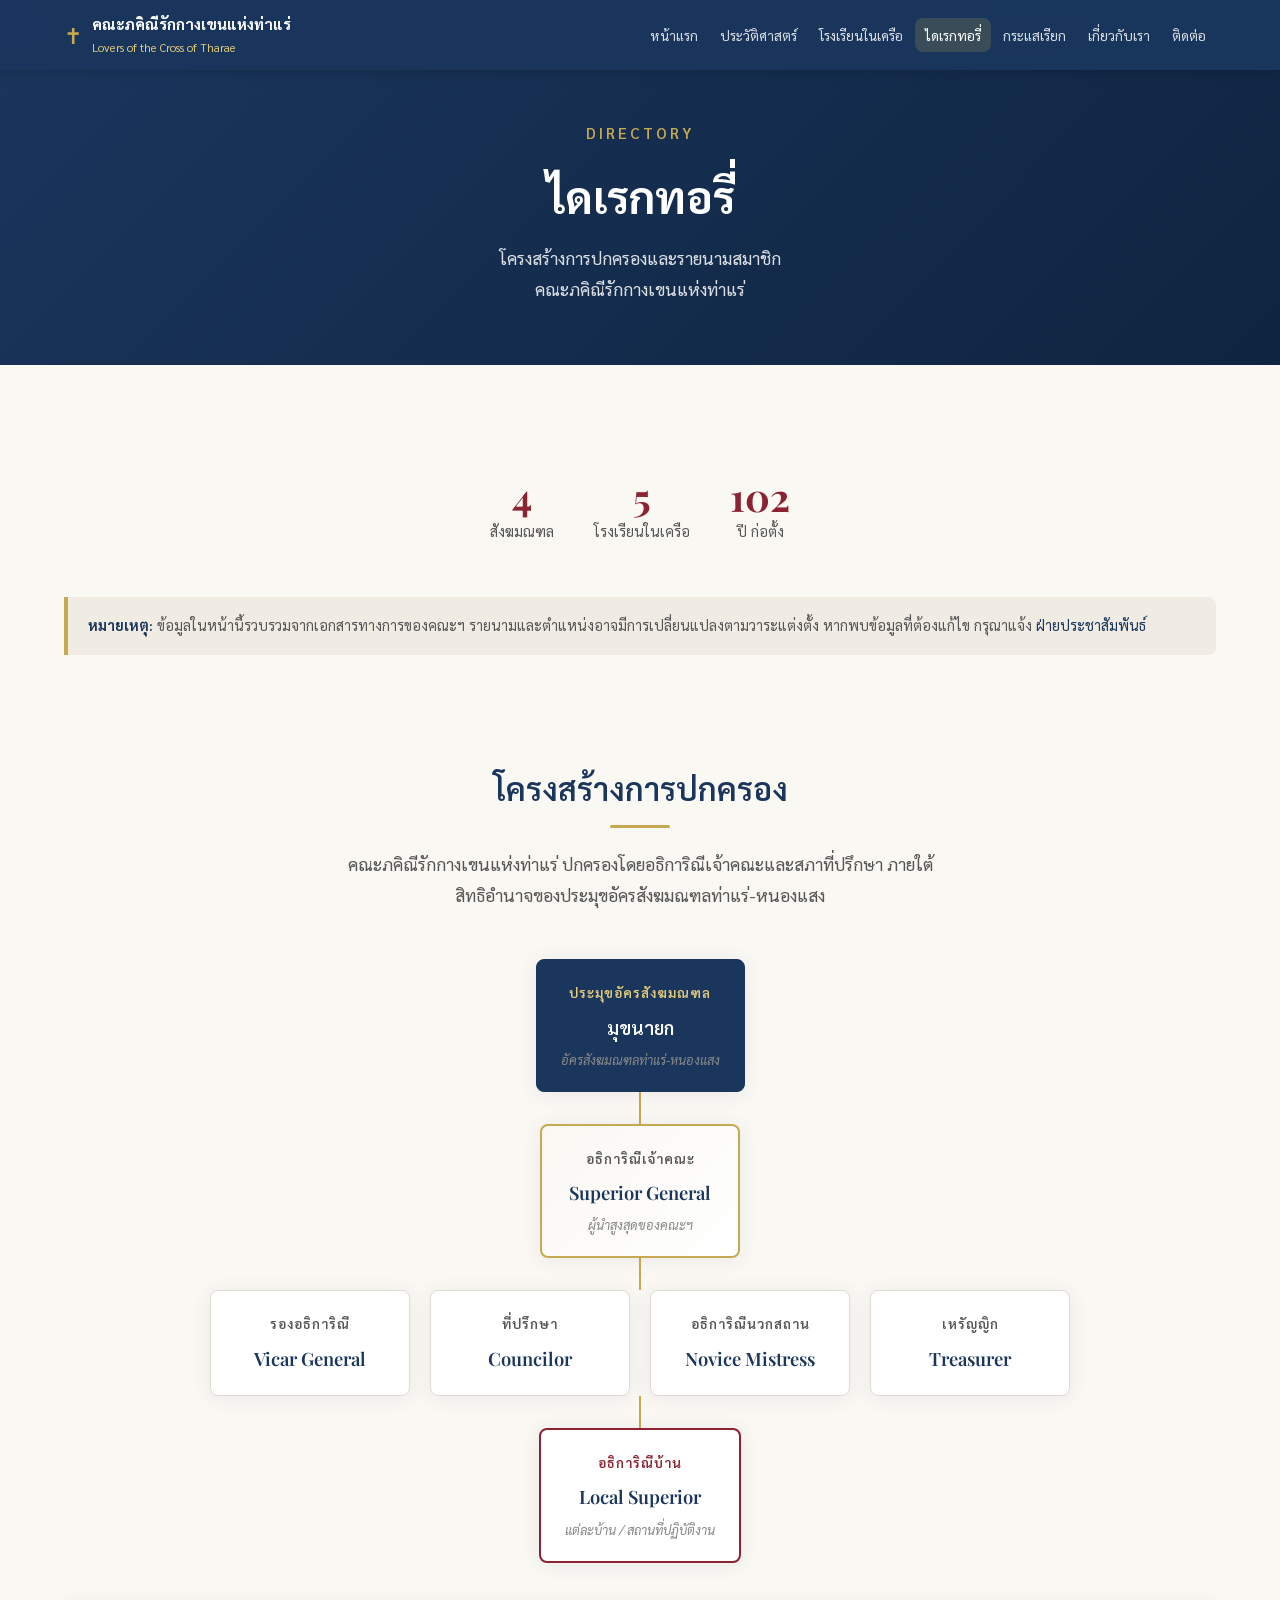
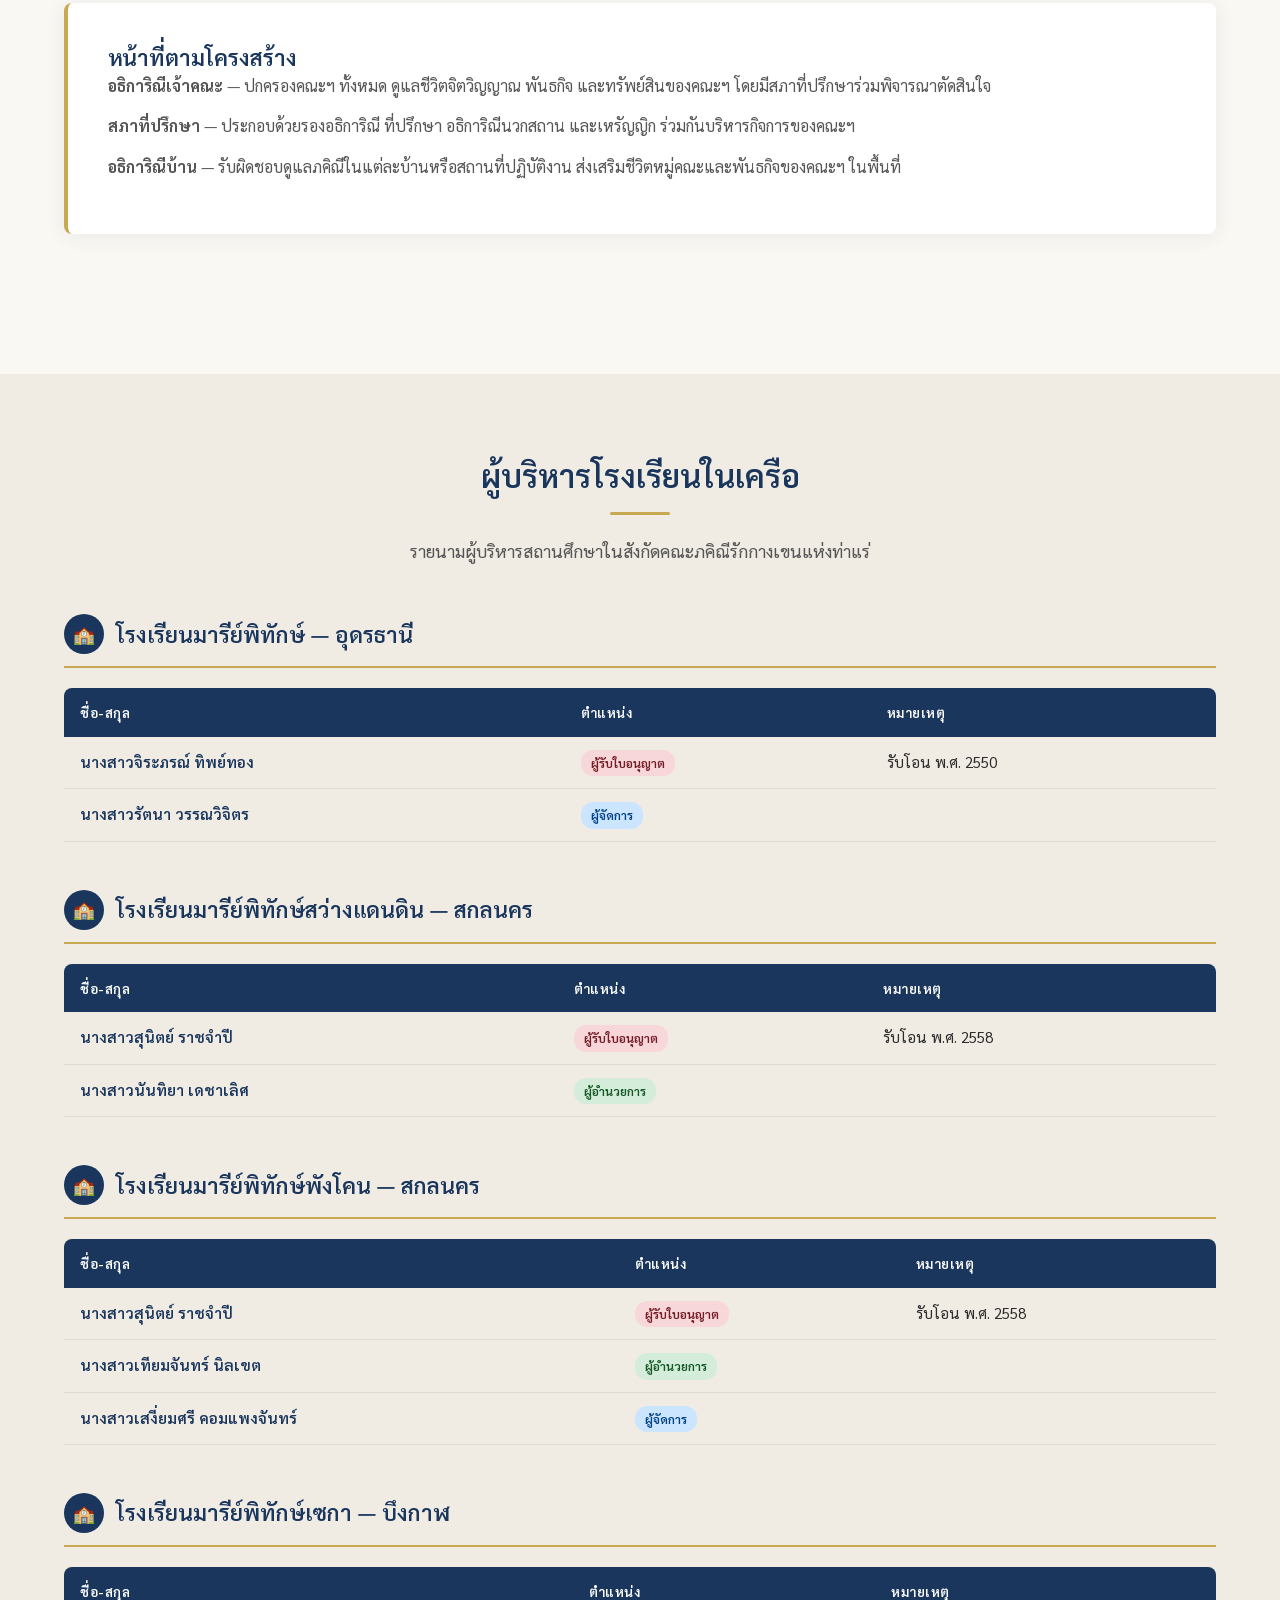
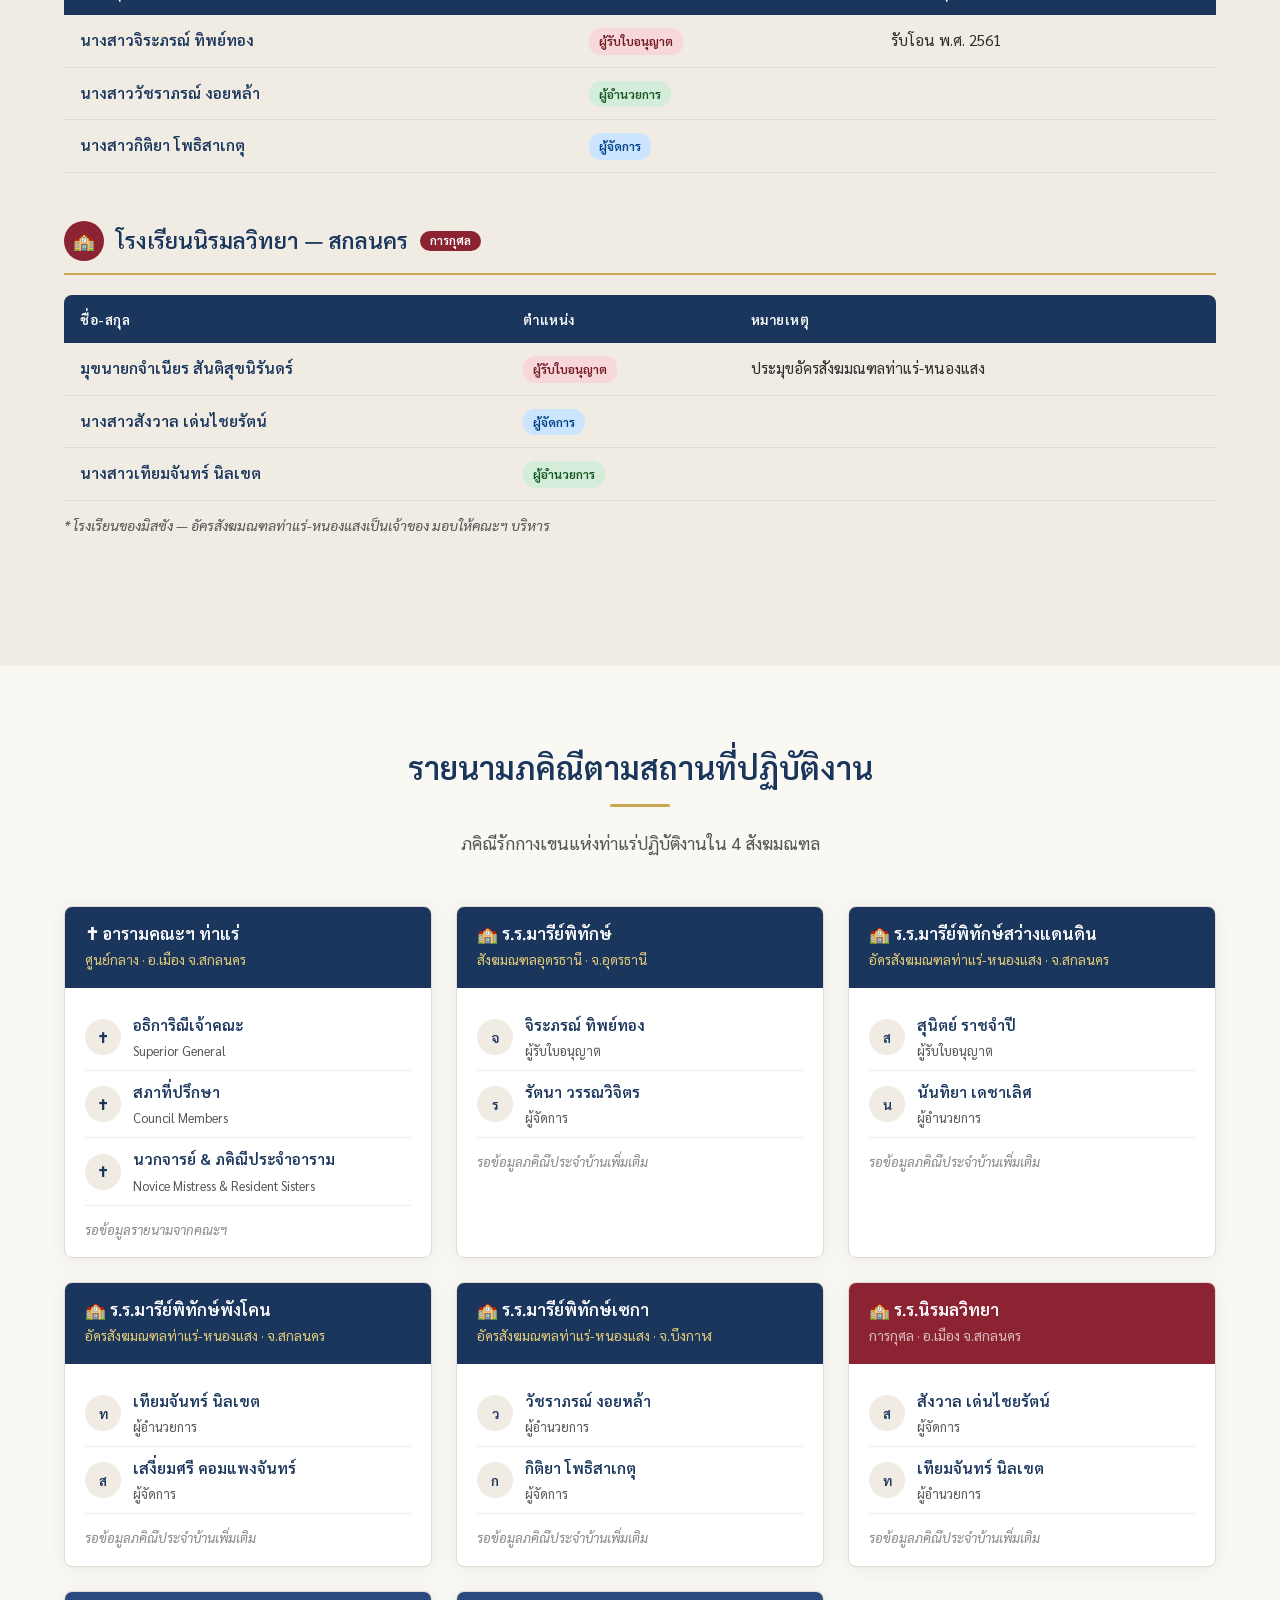
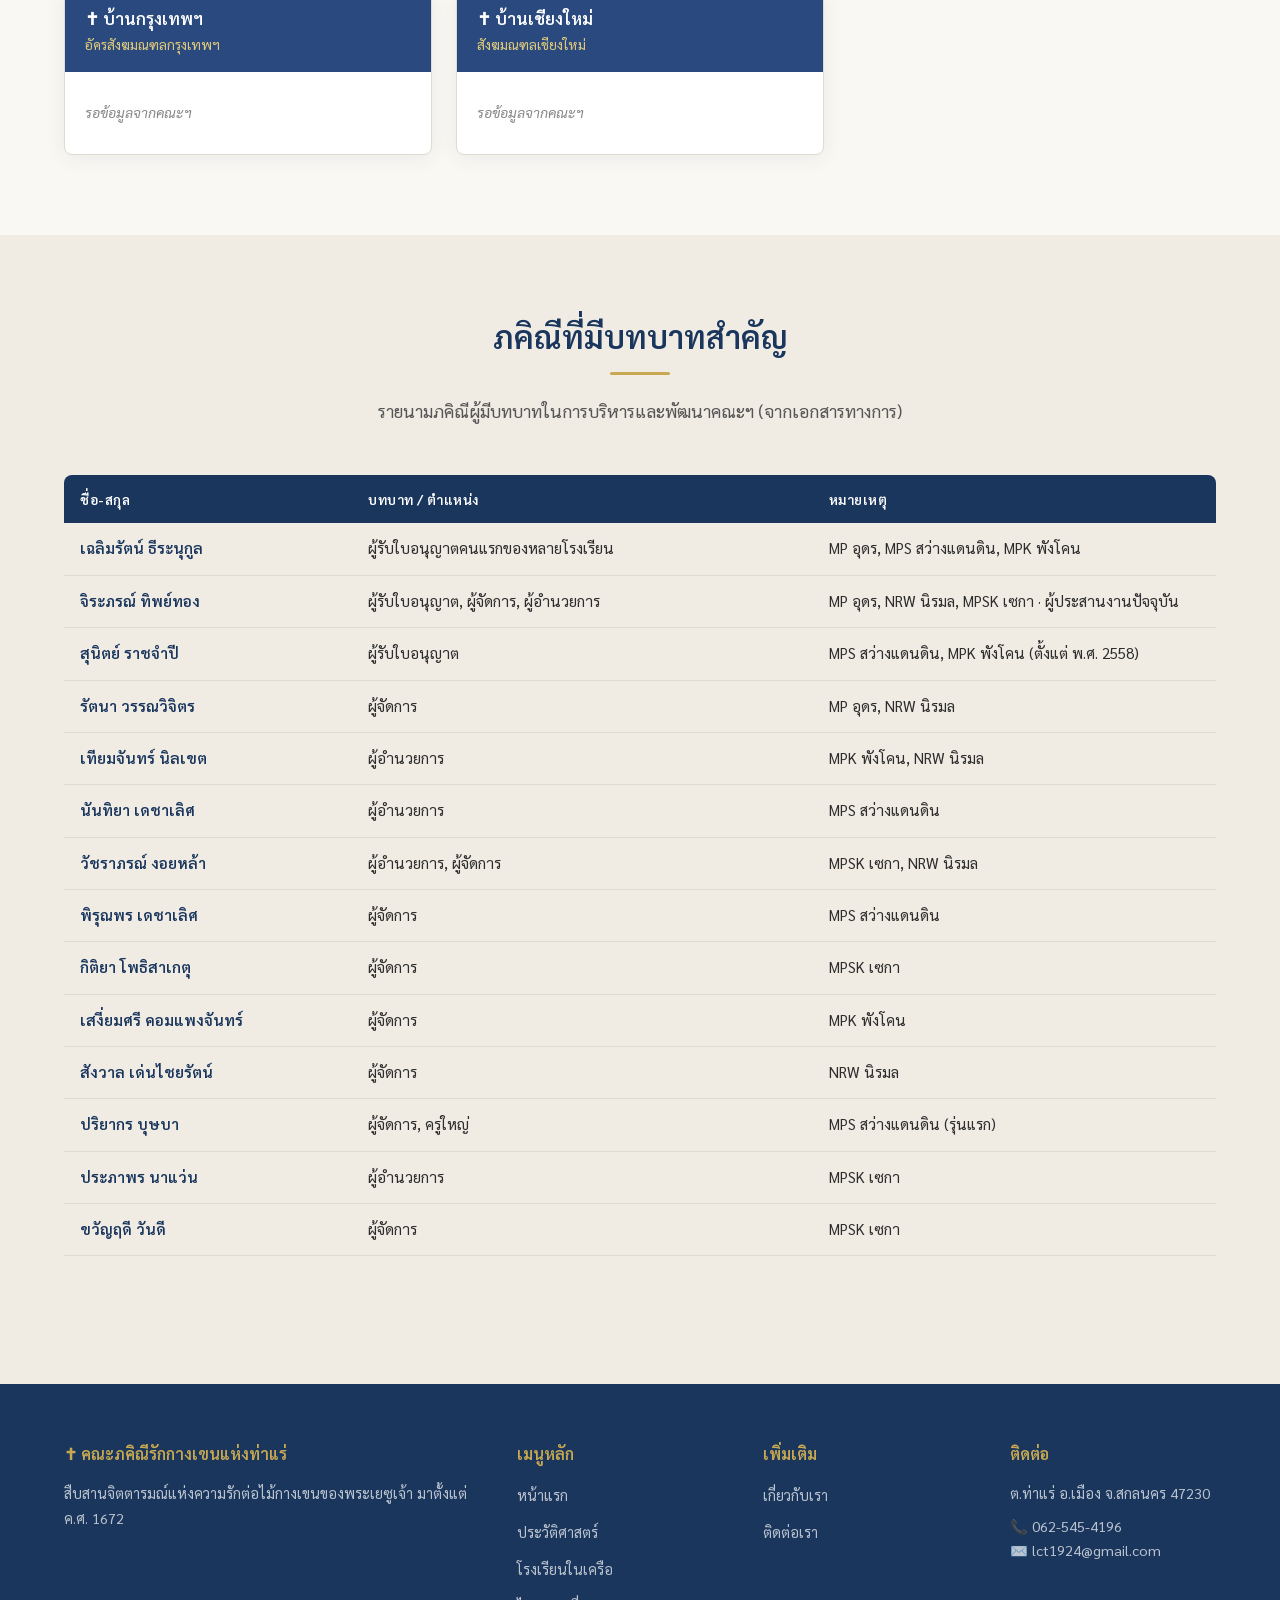
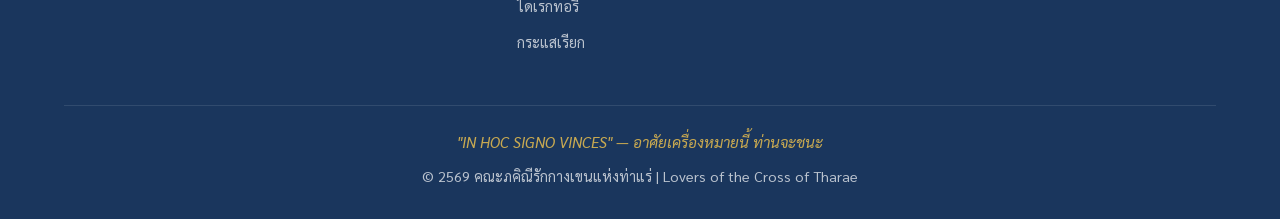
<file: directory.html>
<!DOCTYPE html>
<html lang="th">
<head>
  <meta charset="UTF-8">
  <meta name="viewport" content="width=device-width, initial-scale=1.0">
  <title>ไดเรกทอรี่ — คณะภคิณีรักกางเขนแห่งท่าแร่</title>
  <meta name="description" content="โครงสร้างการปกครองและรายนามสมาชิกคณะภคิณีรักกางเขนแห่งท่าแร่ จังหวัดสกลนคร">
  <link rel="preconnect" href="https://fonts.googleapis.com">
  <link rel="preconnect" href="https://fonts.gstatic.com" crossorigin>
  <link href="https://fonts.googleapis.com/css2?family=Playfair+Display:wght@400;600;700&family=Sarabun:wght@300;400;600;700&display=swap" rel="stylesheet">
  <link rel="stylesheet" href="css/style.css">
  <style>
    /* ===== Directory Page ===== */

    /* Org Chart */
    .org-chart {
      display: flex;
      flex-direction: column;
      align-items: center;
      gap: 0;
      margin: 40px 0;
    }
    .org-level {
      display: flex;
      justify-content: center;
      gap: 20px;
      flex-wrap: wrap;
      position: relative;
    }
    .org-connector {
      width: 2px;
      height: 32px;
      background: var(--gold);
      margin: 0 auto;
    }
    .org-connector-h {
      display: flex;
      align-items: flex-start;
      justify-content: center;
      gap: 0;
      position: relative;
      padding-top: 0;
    }
    .org-connector-h::before {
      content: "";
      position: absolute;
      top: 0;
      left: 20%;
      right: 20%;
      height: 2px;
      background: var(--gold);
    }
    .org-card {
      background: #fff;
      border: 1px solid var(--border);
      border-radius: var(--radius);
      padding: 20px 24px;
      text-align: center;
      min-width: 200px;
      max-width: 280px;
      box-shadow: var(--shadow);
      transition: transform var(--transition), box-shadow var(--transition);
    }
    .org-card:hover {
      transform: translateY(-3px);
      box-shadow: var(--shadow-lg);
    }
    .org-card.top {
      background: var(--navy);
      color: #fff;
      border-color: var(--navy);
    }
    .org-card.top .org-role { color: var(--gold-light); }
    .org-card.top .org-name { color: #fff; }
    .org-card.council {
      background: linear-gradient(135deg, var(--warm-white), #fff);
      border-color: var(--gold);
      border-width: 2px;
    }
    .org-role {
      font-size: 0.85rem;
      color: var(--text-medium);
      font-weight: 600;
      text-transform: uppercase;
      letter-spacing: 1px;
      margin-bottom: 6px;
    }
    .org-name {
      font-family: var(--font-heading);
      font-size: 1.15rem;
      color: var(--navy);
      font-weight: 600;
    }
    .org-note {
      font-size: 0.8rem;
      color: var(--text-light);
      margin-top: 4px;
      font-style: italic;
    }

    /* Member Directory */
    .dir-section {
      margin-bottom: 48px;
    }
    .dir-section h3 {
      display: flex;
      align-items: center;
      gap: 12px;
      padding-bottom: 12px;
      border-bottom: 2px solid var(--gold);
      margin-bottom: 20px;
    }
    .dir-section h3 .dir-icon {
      width: 40px;
      height: 40px;
      background: var(--navy);
      color: var(--gold-light);
      border-radius: 50%;
      display: flex;
      align-items: center;
      justify-content: center;
      font-size: 1.1rem;
      flex-shrink: 0;
    }
    .dir-table {
      width: 100%;
      border-collapse: collapse;
      font-size: 0.95rem;
    }
    .dir-table thead th {
      background: var(--navy);
      color: #fff;
      padding: 12px 16px;
      text-align: left;
      font-weight: 600;
      font-size: 0.85rem;
      letter-spacing: 0.5px;
    }
    .dir-table thead th:first-child {
      border-radius: var(--radius) 0 0 0;
    }
    .dir-table thead th:last-child {
      border-radius: 0 var(--radius) 0 0;
    }
    .dir-table tbody td {
      padding: 12px 16px;
      border-bottom: 1px solid var(--border);
      vertical-align: top;
    }
    .dir-table tbody tr:hover {
      background: var(--warm-gray);
    }
    .dir-table .name-cell {
      font-weight: 600;
      color: var(--navy);
      white-space: nowrap;
    }
    .dir-table .role-badge {
      display: inline-block;
      padding: 2px 10px;
      border-radius: 12px;
      font-size: 0.78rem;
      font-weight: 600;
    }
    .role-badge.admin { background: #fef3cd; color: #856404; }
    .role-badge.director { background: #d4edda; color: #155724; }
    .role-badge.manager { background: #cce5ff; color: #004085; }
    .role-badge.teacher { background: #e2e3e5; color: #383d41; }
    .role-badge.license { background: #f8d7da; color: #721c24; }

    /* Location Cards */
    .location-grid {
      display: grid;
      grid-template-columns: repeat(auto-fill, minmax(320px, 1fr));
      gap: 24px;
      margin-top: 24px;
    }
    .location-card {
      background: #fff;
      border: 1px solid var(--border);
      border-radius: var(--radius);
      overflow: hidden;
      box-shadow: var(--shadow);
    }
    .location-card-header {
      background: var(--navy);
      color: #fff;
      padding: 16px 20px;
    }
    .location-card-header h4 {
      color: #fff;
      font-size: 1.05rem;
      margin: 0;
    }
    .location-card-header .loc-sub {
      font-size: 0.85rem;
      color: var(--gold-light);
      margin-top: 2px;
    }
    .location-card-header.diocese {
      background: var(--crimson);
    }
    .location-card-header.diocese .loc-sub {
      color: rgba(255,255,255,0.7);
    }
    .location-card-body {
      padding: 16px 20px;
    }
    .location-member {
      display: flex;
      align-items: center;
      gap: 12px;
      padding: 8px 0;
      border-bottom: 1px solid var(--warm-gray);
    }
    .location-member:last-child {
      border-bottom: none;
    }
    .member-avatar {
      width: 36px;
      height: 36px;
      border-radius: 50%;
      background: var(--warm-gray);
      display: flex;
      align-items: center;
      justify-content: center;
      font-size: 0.85rem;
      color: var(--navy);
      font-weight: 600;
      flex-shrink: 0;
    }
    .member-info .m-name {
      font-weight: 600;
      color: var(--navy);
      font-size: 0.95rem;
    }
    .member-info .m-role {
      font-size: 0.8rem;
      color: var(--text-medium);
    }

    /* Stats bar */
    .dir-stats {
      display: flex;
      justify-content: center;
      gap: 40px;
      flex-wrap: wrap;
      padding: 32px 0;
      margin-bottom: 20px;
    }
    .dir-stat {
      text-align: center;
    }
    .dir-stat .num {
      font-family: var(--font-heading);
      font-size: 2.4rem;
      font-weight: 700;
      color: var(--crimson);
      line-height: 1;
    }
    .dir-stat .label {
      font-size: 0.9rem;
      color: var(--text-medium);
      margin-top: 4px;
    }

    /* Data note */
    .data-note {
      background: var(--warm-gray);
      border-left: 4px solid var(--gold);
      padding: 16px 20px;
      border-radius: 0 var(--radius) var(--radius) 0;
      font-size: 0.9rem;
      color: var(--text-medium);
      margin-bottom: 32px;
    }
    .data-note strong { color: var(--navy); }

    /* Responsive */
    @media (max-width: 768px) {
      .org-card { min-width: 160px; padding: 14px 16px; }
      .org-name { font-size: 1rem; }
      .dir-table { font-size: 0.85rem; }
      .dir-table thead th,
      .dir-table tbody td { padding: 8px 10px; }
      .location-grid { grid-template-columns: 1fr; }
      .dir-stats { gap: 24px; }
      .dir-stat .num { font-size: 2rem; }
    }
  </style>
</head>
<body>

  <!-- NAVIGATION -->
  <nav class="navbar">
    <div class="container">
      <a href="index.html" class="nav-brand">
        <span class="cross-icon">✝</span>
        <div>คณะภคิณีรักกางเขนแห่งท่าแร่<span>Lovers of the Cross of Tharae</span></div>
      </a>
      <button class="nav-toggle" aria-label="เมนู">☰</button>
      <ul class="nav-links">
        <li><a href="index.html">หน้าแรก</a></li>
        <li><a href="history.html">ประวัติศาสตร์</a></li>
        <li><a href="schools.html">โรงเรียนในเครือ</a></li>
        <li><a href="directory.html" class="active">ไดเรกทอรี่</a></li>
        <li><a href="vocation.html">กระแสเรียก</a></li>
        <li><a href="about.html">เกี่ยวกับเรา</a></li>
        <li><a href="contact.html">ติดต่อ</a></li>
      </ul>
    </div>
  </nav>

  <!-- HERO -->
  <section class="history-hero">
    <div class="container">
      <p class="hero-motto">DIRECTORY</p>
      <h1>ไดเรกทอรี่</h1>
      <p style="opacity:0.85; max-width:650px; margin:16px auto 0; font-size:1.1rem;">
        โครงสร้างการปกครองและรายนามสมาชิก<br>คณะภคิณีรักกางเขนแห่งท่าแร่
      </p>
    </div>
  </section>

  <!-- STATS -->
  <section class="section" style="padding-bottom:0">
    <div class="container">
      <div class="dir-stats fade-in">
        <div class="dir-stat">
          <div class="num">4</div>
          <div class="label">สังฆมณฑล</div>
        </div>
        <div class="dir-stat">
          <div class="num">5</div>
          <div class="label">โรงเรียนในเครือ</div>
        </div>
        <div class="dir-stat">
          <div class="num">102</div>
          <div class="label">ปี ก่อตั้ง</div>
        </div>
      </div>

      <div class="data-note">
        <strong>หมายเหตุ:</strong> ข้อมูลในหน้านี้รวบรวมจากเอกสารทางการของคณะฯ
        รายนามและตำแหน่งอาจมีการเปลี่ยนแปลงตามวาระแต่งตั้ง
        หากพบข้อมูลที่ต้องแก้ไข กรุณาแจ้ง <a href="contact.html">ฝ่ายประชาสัมพันธ์</a>
      </div>
    </div>
  </section>

  <!-- ORGANIZATIONAL STRUCTURE -->
  <section class="section">
    <div class="container">
      <h2 class="section-title">โครงสร้างการปกครอง</h2>
      <div class="section-divider"></div>
      <p class="section-subtitle">คณะภคิณีรักกางเขนแห่งท่าแร่ ปกครองโดยอธิการิณีเจ้าคณะและสภาที่ปรึกษา ภายใต้สิทธิอำนาจของประมุขอัครสังฆมณฑลท่าแร่-หนองแสง</p>

      <div class="org-chart fade-in">
        <!-- Level 1: ประมุขอัครสังฆมณฑล -->
        <div class="org-level">
          <div class="org-card top">
            <div class="org-role">ประมุขอัครสังฆมณฑล</div>
            <div class="org-name">มุขนายก</div>
            <div class="org-note">อัครสังฆมณฑลท่าแร่-หนองแสง</div>
          </div>
        </div>

        <div class="org-connector"></div>

        <!-- Level 2: อธิการิณีเจ้าคณะ -->
        <div class="org-level">
          <div class="org-card council">
            <div class="org-role">อธิการิณีเจ้าคณะ</div>
            <div class="org-name">Superior General</div>
            <div class="org-note">ผู้นำสูงสุดของคณะฯ</div>
          </div>
        </div>

        <div class="org-connector"></div>

        <!-- Level 3: สภาที่ปรึกษา -->
        <div class="org-level">
          <div class="org-card">
            <div class="org-role">รองอธิการิณี</div>
            <div class="org-name">Vicar General</div>
          </div>
          <div class="org-card">
            <div class="org-role">ที่ปรึกษา</div>
            <div class="org-name">Councilor</div>
          </div>
          <div class="org-card">
            <div class="org-role">อธิการิณีนวกสถาน</div>
            <div class="org-name">Novice Mistress</div>
          </div>
          <div class="org-card">
            <div class="org-role">เหรัญญิก</div>
            <div class="org-name">Treasurer</div>
          </div>
        </div>

        <div class="org-connector"></div>

        <!-- Level 4: อธิการิณีบ้าน -->
        <div class="org-level">
          <div class="org-card" style="border-color:var(--crimson); border-width:2px;">
            <div class="org-role" style="color:var(--crimson)">อธิการิณีบ้าน</div>
            <div class="org-name">Local Superior</div>
            <div class="org-note">แต่ละบ้าน / สถานที่ปฏิบัติงาน</div>
          </div>
        </div>
      </div>

      <div class="era-section fade-in" style="margin-top:32px">
        <h3>หน้าที่ตามโครงสร้าง</h3>
        <p><strong>อธิการิณีเจ้าคณะ</strong> — ปกครองคณะฯ ทั้งหมด ดูแลชีวิตจิตวิญญาณ พันธกิจ และทรัพย์สินของคณะฯ โดยมีสภาที่ปรึกษาร่วมพิจารณาตัดสินใจ</p>
        <p><strong>สภาที่ปรึกษา</strong> — ประกอบด้วยรองอธิการิณี ที่ปรึกษา อธิการิณีนวกสถาน และเหรัญญิก ร่วมกันบริหารกิจการของคณะฯ</p>
        <p><strong>อธิการิณีบ้าน</strong> — รับผิดชอบดูแลภคิณีในแต่ละบ้านหรือสถานที่ปฏิบัติงาน ส่งเสริมชีวิตหมู่คณะและพันธกิจของคณะฯ ในพื้นที่</p>
      </div>
    </div>
  </section>

  <!-- SCHOOL ADMINISTRATORS -->
  <section class="section section-alt">
    <div class="container">
      <h2 class="section-title">ผู้บริหารโรงเรียนในเครือ</h2>
      <div class="section-divider"></div>
      <p class="section-subtitle">รายนามผู้บริหารสถานศึกษาในสังกัดคณะภคิณีรักกางเขนแห่งท่าแร่</p>

      <!-- โรงเรียนมารีย์พิทักษ์ อุดรธานี -->
      <div class="dir-section fade-in">
        <h3>
          <span class="dir-icon">🏫</span>
          โรงเรียนมารีย์พิทักษ์ — อุดรธานี
        </h3>
        <table class="dir-table">
          <thead>
            <tr>
              <th>ชื่อ-สกุล</th>
              <th>ตำแหน่ง</th>
              <th>หมายเหตุ</th>
            </tr>
          </thead>
          <tbody>
            <tr>
              <td class="name-cell">นางสาวจิระภรณ์ ทิพย์ทอง</td>
              <td><span class="role-badge license">ผู้รับใบอนุญาต</span></td>
              <td>รับโอน พ.ศ. 2550</td>
            </tr>
            <tr>
              <td class="name-cell">นางสาวรัตนา วรรณวิจิตร</td>
              <td><span class="role-badge manager">ผู้จัดการ</span></td>
              <td></td>
            </tr>
          </tbody>
        </table>
      </div>

      <!-- โรงเรียนมารีย์พิทักษ์สว่างแดนดิน -->
      <div class="dir-section fade-in">
        <h3>
          <span class="dir-icon">🏫</span>
          โรงเรียนมารีย์พิทักษ์สว่างแดนดิน — สกลนคร
        </h3>
        <table class="dir-table">
          <thead>
            <tr>
              <th>ชื่อ-สกุล</th>
              <th>ตำแหน่ง</th>
              <th>หมายเหตุ</th>
            </tr>
          </thead>
          <tbody>
            <tr>
              <td class="name-cell">นางสาวสุนิตย์ ราชจำปี</td>
              <td><span class="role-badge license">ผู้รับใบอนุญาต</span></td>
              <td>รับโอน พ.ศ. 2558</td>
            </tr>
            <tr>
              <td class="name-cell">นางสาวนันทิยา เดชาเลิศ</td>
              <td><span class="role-badge director">ผู้อำนวยการ</span></td>
              <td></td>
            </tr>
          </tbody>
        </table>
      </div>

      <!-- โรงเรียนมารีย์พิทักษ์พังโคน -->
      <div class="dir-section fade-in">
        <h3>
          <span class="dir-icon">🏫</span>
          โรงเรียนมารีย์พิทักษ์พังโคน — สกลนคร
        </h3>
        <table class="dir-table">
          <thead>
            <tr>
              <th>ชื่อ-สกุล</th>
              <th>ตำแหน่ง</th>
              <th>หมายเหตุ</th>
            </tr>
          </thead>
          <tbody>
            <tr>
              <td class="name-cell">นางสาวสุนิตย์ ราชจำปี</td>
              <td><span class="role-badge license">ผู้รับใบอนุญาต</span></td>
              <td>รับโอน พ.ศ. 2558</td>
            </tr>
            <tr>
              <td class="name-cell">นางสาวเทียมจันทร์ นิลเขต</td>
              <td><span class="role-badge director">ผู้อำนวยการ</span></td>
              <td></td>
            </tr>
            <tr>
              <td class="name-cell">นางสาวเสงี่ยมศรี คอมแพงจันทร์</td>
              <td><span class="role-badge manager">ผู้จัดการ</span></td>
              <td></td>
            </tr>
          </tbody>
        </table>
      </div>

      <!-- โรงเรียนมารีย์พิทักษ์เซกา -->
      <div class="dir-section fade-in">
        <h3>
          <span class="dir-icon">🏫</span>
          โรงเรียนมารีย์พิทักษ์เซกา — บึงกาฬ
        </h3>
        <table class="dir-table">
          <thead>
            <tr>
              <th>ชื่อ-สกุล</th>
              <th>ตำแหน่ง</th>
              <th>หมายเหตุ</th>
            </tr>
          </thead>
          <tbody>
            <tr>
              <td class="name-cell">นางสาวจิระภรณ์ ทิพย์ทอง</td>
              <td><span class="role-badge license">ผู้รับใบอนุญาต</span></td>
              <td>รับโอน พ.ศ. 2561</td>
            </tr>
            <tr>
              <td class="name-cell">นางสาววัชราภรณ์ งอยหล้า</td>
              <td><span class="role-badge director">ผู้อำนวยการ</span></td>
              <td></td>
            </tr>
            <tr>
              <td class="name-cell">นางสาวกิติยา โพธิสาเกตุ</td>
              <td><span class="role-badge manager">ผู้จัดการ</span></td>
              <td></td>
            </tr>
          </tbody>
        </table>
      </div>

      <!-- โรงเรียนนิรมลวิทยา -->
      <div class="dir-section fade-in">
        <h3>
          <span class="dir-icon" style="background:var(--crimson)">🏫</span>
          โรงเรียนนิรมลวิทยา — สกลนคร
          <span style="font-size:0.75rem; background:var(--crimson); color:#fff; padding:2px 10px; border-radius:12px; font-family:var(--font-thai); font-weight:600;">การกุศล</span>
        </h3>
        <table class="dir-table">
          <thead>
            <tr>
              <th>ชื่อ-สกุล</th>
              <th>ตำแหน่ง</th>
              <th>หมายเหตุ</th>
            </tr>
          </thead>
          <tbody>
            <tr>
              <td class="name-cell">มุขนายกจำเนียร สันติสุขนิรันดร์</td>
              <td><span class="role-badge license">ผู้รับใบอนุญาต</span></td>
              <td>ประมุขอัครสังฆมณฑลท่าแร่-หนองแสง</td>
            </tr>
            <tr>
              <td class="name-cell">นางสาวสังวาล เด่นไชยรัตน์</td>
              <td><span class="role-badge manager">ผู้จัดการ</span></td>
              <td></td>
            </tr>
            <tr>
              <td class="name-cell">นางสาวเทียมจันทร์ นิลเขต</td>
              <td><span class="role-badge director">ผู้อำนวยการ</span></td>
              <td></td>
            </tr>
          </tbody>
        </table>
        <p style="margin-top:12px; font-size:0.88rem; color:var(--text-medium); font-style:italic;">
          * โรงเรียนของมิสซัง — อัครสังฆมณฑลท่าแร่-หนองแสงเป็นเจ้าของ มอบให้คณะฯ บริหาร
        </p>
      </div>
    </div>
  </section>

  <!-- MEMBERS BY LOCATION -->
  <section class="section">
    <div class="container">
      <h2 class="section-title">รายนามภคิณีตามสถานที่ปฏิบัติงาน</h2>
      <div class="section-divider"></div>
      <p class="section-subtitle">ภคิณีรักกางเขนแห่งท่าแร่ปฏิบัติงานใน 4 สังฆมณฑล</p>

      <div class="location-grid">

        <!-- อาราม ท่าแร่ -->
        <div class="location-card fade-in">
          <div class="location-card-header">
            <h4>✝ อารามคณะฯ ท่าแร่</h4>
            <div class="loc-sub">ศูนย์กลาง · อ.เมือง จ.สกลนคร</div>
          </div>
          <div class="location-card-body">
            <div class="location-member">
              <div class="member-avatar">✝</div>
              <div class="member-info">
                <div class="m-name">อธิการิณีเจ้าคณะ</div>
                <div class="m-role">Superior General</div>
              </div>
            </div>
            <div class="location-member">
              <div class="member-avatar">✝</div>
              <div class="member-info">
                <div class="m-name">สภาที่ปรึกษา</div>
                <div class="m-role">Council Members</div>
              </div>
            </div>
            <div class="location-member">
              <div class="member-avatar">✝</div>
              <div class="member-info">
                <div class="m-name">นวกจารย์ & ภคิณีประจำอาราม</div>
                <div class="m-role">Novice Mistress & Resident Sisters</div>
              </div>
            </div>
            <p style="color:var(--text-light); font-size:0.82rem; margin-top:12px; font-style:italic;">
              รอข้อมูลรายนามจากคณะฯ
            </p>
          </div>
        </div>

        <!-- อุดรธานี -->
        <div class="location-card fade-in">
          <div class="location-card-header">
            <h4>🏫 ร.ร.มารีย์พิทักษ์</h4>
            <div class="loc-sub">สังฆมณฑลอุดรธานี · จ.อุดรธานี</div>
          </div>
          <div class="location-card-body">
            <div class="location-member">
              <div class="member-avatar">จ</div>
              <div class="member-info">
                <div class="m-name">จิระภรณ์ ทิพย์ทอง</div>
                <div class="m-role">ผู้รับใบอนุญาต</div>
              </div>
            </div>
            <div class="location-member">
              <div class="member-avatar">ร</div>
              <div class="member-info">
                <div class="m-name">รัตนา วรรณวิจิตร</div>
                <div class="m-role">ผู้จัดการ</div>
              </div>
            </div>
            <p style="color:var(--text-light); font-size:0.82rem; margin-top:12px; font-style:italic;">
              รอข้อมูลภคิณีประจำบ้านเพิ่มเติม
            </p>
          </div>
        </div>

        <!-- สว่างแดนดิน -->
        <div class="location-card fade-in">
          <div class="location-card-header">
            <h4>🏫 ร.ร.มารีย์พิทักษ์สว่างแดนดิน</h4>
            <div class="loc-sub">อัครสังฆมณฑลท่าแร่-หนองแสง · จ.สกลนคร</div>
          </div>
          <div class="location-card-body">
            <div class="location-member">
              <div class="member-avatar">ส</div>
              <div class="member-info">
                <div class="m-name">สุนิตย์ ราชจำปี</div>
                <div class="m-role">ผู้รับใบอนุญาต</div>
              </div>
            </div>
            <div class="location-member">
              <div class="member-avatar">น</div>
              <div class="member-info">
                <div class="m-name">นันทิยา เดชาเลิศ</div>
                <div class="m-role">ผู้อำนวยการ</div>
              </div>
            </div>
            <p style="color:var(--text-light); font-size:0.82rem; margin-top:12px; font-style:italic;">
              รอข้อมูลภคิณีประจำบ้านเพิ่มเติม
            </p>
          </div>
        </div>

        <!-- พังโคน -->
        <div class="location-card fade-in">
          <div class="location-card-header">
            <h4>🏫 ร.ร.มารีย์พิทักษ์พังโคน</h4>
            <div class="loc-sub">อัครสังฆมณฑลท่าแร่-หนองแสง · จ.สกลนคร</div>
          </div>
          <div class="location-card-body">
            <div class="location-member">
              <div class="member-avatar">ท</div>
              <div class="member-info">
                <div class="m-name">เทียมจันทร์ นิลเขต</div>
                <div class="m-role">ผู้อำนวยการ</div>
              </div>
            </div>
            <div class="location-member">
              <div class="member-avatar">ส</div>
              <div class="member-info">
                <div class="m-name">เสงี่ยมศรี คอมแพงจันทร์</div>
                <div class="m-role">ผู้จัดการ</div>
              </div>
            </div>
            <p style="color:var(--text-light); font-size:0.82rem; margin-top:12px; font-style:italic;">
              รอข้อมูลภคิณีประจำบ้านเพิ่มเติม
            </p>
          </div>
        </div>

        <!-- เซกา -->
        <div class="location-card fade-in">
          <div class="location-card-header">
            <h4>🏫 ร.ร.มารีย์พิทักษ์เซกา</h4>
            <div class="loc-sub">อัครสังฆมณฑลท่าแร่-หนองแสง · จ.บึงกาฬ</div>
          </div>
          <div class="location-card-body">
            <div class="location-member">
              <div class="member-avatar">ว</div>
              <div class="member-info">
                <div class="m-name">วัชราภรณ์ งอยหล้า</div>
                <div class="m-role">ผู้อำนวยการ</div>
              </div>
            </div>
            <div class="location-member">
              <div class="member-avatar">ก</div>
              <div class="member-info">
                <div class="m-name">กิติยา โพธิสาเกตุ</div>
                <div class="m-role">ผู้จัดการ</div>
              </div>
            </div>
            <p style="color:var(--text-light); font-size:0.82rem; margin-top:12px; font-style:italic;">
              รอข้อมูลภคิณีประจำบ้านเพิ่มเติม
            </p>
          </div>
        </div>

        <!-- นิรมลวิทยา -->
        <div class="location-card fade-in">
          <div class="location-card-header diocese">
            <h4>🏫 ร.ร.นิรมลวิทยา</h4>
            <div class="loc-sub">การกุศล · อ.เมือง จ.สกลนคร</div>
          </div>
          <div class="location-card-body">
            <div class="location-member">
              <div class="member-avatar">ส</div>
              <div class="member-info">
                <div class="m-name">สังวาล เด่นไชยรัตน์</div>
                <div class="m-role">ผู้จัดการ</div>
              </div>
            </div>
            <div class="location-member">
              <div class="member-avatar">ท</div>
              <div class="member-info">
                <div class="m-name">เทียมจันทร์ นิลเขต</div>
                <div class="m-role">ผู้อำนวยการ</div>
              </div>
            </div>
            <p style="color:var(--text-light); font-size:0.82rem; margin-top:12px; font-style:italic;">
              รอข้อมูลภคิณีประจำบ้านเพิ่มเติม
            </p>
          </div>
        </div>

        <!-- กรุงเทพ -->
        <div class="location-card fade-in">
          <div class="location-card-header" style="background:var(--navy-light)">
            <h4>✝ บ้านกรุงเทพฯ</h4>
            <div class="loc-sub">อัครสังฆมณฑลกรุงเทพฯ</div>
          </div>
          <div class="location-card-body">
            <p style="color:var(--text-light); font-size:0.88rem; font-style:italic; padding:12px 0;">
              รอข้อมูลจากคณะฯ
            </p>
          </div>
        </div>

        <!-- เชียงใหม่ -->
        <div class="location-card fade-in">
          <div class="location-card-header" style="background:var(--navy-light)">
            <h4>✝ บ้านเชียงใหม่</h4>
            <div class="loc-sub">สังฆมณฑลเชียงใหม่</div>
          </div>
          <div class="location-card-body">
            <p style="color:var(--text-light); font-size:0.88rem; font-style:italic; padding:12px 0;">
              รอข้อมูลจากคณะฯ
            </p>
          </div>
        </div>

      </div>
    </div>
  </section>

  <!-- NOTABLE MEMBERS -->
  <section class="section section-alt">
    <div class="container">
      <h2 class="section-title">ภคิณีที่มีบทบาทสำคัญ</h2>
      <div class="section-divider"></div>
      <p class="section-subtitle">รายนามภคิณีผู้มีบทบาทในการบริหารและพัฒนาคณะฯ (จากเอกสารทางการ)</p>

      <div class="dir-section fade-in" style="margin-top:32px">
        <table class="dir-table">
          <thead>
            <tr>
              <th style="width:25%">ชื่อ-สกุล</th>
              <th style="width:40%">บทบาท / ตำแหน่ง</th>
              <th style="width:35%">หมายเหตุ</th>
            </tr>
          </thead>
          <tbody>
            <tr>
              <td class="name-cell">เฉลิมรัตน์ ธีระนุกูล</td>
              <td>ผู้รับใบอนุญาตคนแรกของหลายโรงเรียน</td>
              <td>MP อุดร, MPS สว่างแดนดิน, MPK พังโคน</td>
            </tr>
            <tr>
              <td class="name-cell">จิระภรณ์ ทิพย์ทอง</td>
              <td>ผู้รับใบอนุญาต, ผู้จัดการ, ผู้อำนวยการ</td>
              <td>MP อุดร, NRW นิรมล, MPSK เซกา · ผู้ประสานงานปัจจุบัน</td>
            </tr>
            <tr>
              <td class="name-cell">สุนิตย์ ราชจำปี</td>
              <td>ผู้รับใบอนุญาต</td>
              <td>MPS สว่างแดนดิน, MPK พังโคน (ตั้งแต่ พ.ศ. 2558)</td>
            </tr>
            <tr>
              <td class="name-cell">รัตนา วรรณวิจิตร</td>
              <td>ผู้จัดการ</td>
              <td>MP อุดร, NRW นิรมล</td>
            </tr>
            <tr>
              <td class="name-cell">เทียมจันทร์ นิลเขต</td>
              <td>ผู้อำนวยการ</td>
              <td>MPK พังโคน, NRW นิรมล</td>
            </tr>
            <tr>
              <td class="name-cell">นันทิยา เดชาเลิศ</td>
              <td>ผู้อำนวยการ</td>
              <td>MPS สว่างแดนดิน</td>
            </tr>
            <tr>
              <td class="name-cell">วัชราภรณ์ งอยหล้า</td>
              <td>ผู้อำนวยการ, ผู้จัดการ</td>
              <td>MPSK เซกา, NRW นิรมล</td>
            </tr>
            <tr>
              <td class="name-cell">พิรุณพร เดชาเลิศ</td>
              <td>ผู้จัดการ</td>
              <td>MPS สว่างแดนดิน</td>
            </tr>
            <tr>
              <td class="name-cell">กิติยา โพธิสาเกตุ</td>
              <td>ผู้จัดการ</td>
              <td>MPSK เซกา</td>
            </tr>
            <tr>
              <td class="name-cell">เสงี่ยมศรี คอมแพงจันทร์</td>
              <td>ผู้จัดการ</td>
              <td>MPK พังโคน</td>
            </tr>
            <tr>
              <td class="name-cell">สังวาล เด่นไชยรัตน์</td>
              <td>ผู้จัดการ</td>
              <td>NRW นิรมล</td>
            </tr>
            <tr>
              <td class="name-cell">ปริยากร บุษบา</td>
              <td>ผู้จัดการ, ครูใหญ่</td>
              <td>MPS สว่างแดนดิน (รุ่นแรก)</td>
            </tr>
            <tr>
              <td class="name-cell">ประภาพร นาแว่น</td>
              <td>ผู้อำนวยการ</td>
              <td>MPSK เซกา</td>
            </tr>
            <tr>
              <td class="name-cell">ขวัญฤดี วันดี</td>
              <td>ผู้จัดการ</td>
              <td>MPSK เซกา</td>
            </tr>
          </tbody>
        </table>
      </div>
    </div>
  </section>

  <!-- FOOTER -->
  <footer class="footer">
    <div class="container">
      <div class="footer-grid">
        <div>
          <h4>✝ คณะภคิณีรักกางเขนแห่งท่าแร่</h4>
          <p>สืบสานจิตตารมณ์แห่งความรักต่อไม้กางเขนของพระเยซูเจ้า มาตั้งแต่ ค.ศ. 1672</p>
        </div>
        <div>
          <h4>เมนูหลัก</h4>
          <ul class="footer-links">
            <li><a href="index.html">หน้าแรก</a></li>
            <li><a href="history.html">ประวัติศาสตร์</a></li>
            <li><a href="schools.html">โรงเรียนในเครือ</a></li>
            <li><a href="directory.html">ไดเรกทอรี่</a></li>
            <li><a href="vocation.html">กระแสเรียก</a></li>
          </ul>
        </div>
        <div>
          <h4>เพิ่มเติม</h4>
          <ul class="footer-links">
            <li><a href="about.html">เกี่ยวกับเรา</a></li>
            <li><a href="contact.html">ติดต่อเรา</a></li>
          </ul>
        </div>
        <div>
          <h4>ติดต่อ</h4>
          <p>ต.ท่าแร่ อ.เมือง จ.สกลนคร 47230</p>
          <p style="margin-top:8px">📞 062-545-4196<br>✉️ lct1924@gmail.com</p>
        </div>
      </div>
      <div class="footer-bottom">
        <p class="motto">"IN HOC SIGNO VINCES" — อาศัยเครื่องหมายนี้ ท่านจะชนะ</p>
        <p>&copy; 2569 คณะภคิณีรักกางเขนแห่งท่าแร่ | Lovers of the Cross of Tharae</p>
      </div>
    </div>
  </footer>

  <script src="js/main.js"></script>
</body>
</html>
</file>
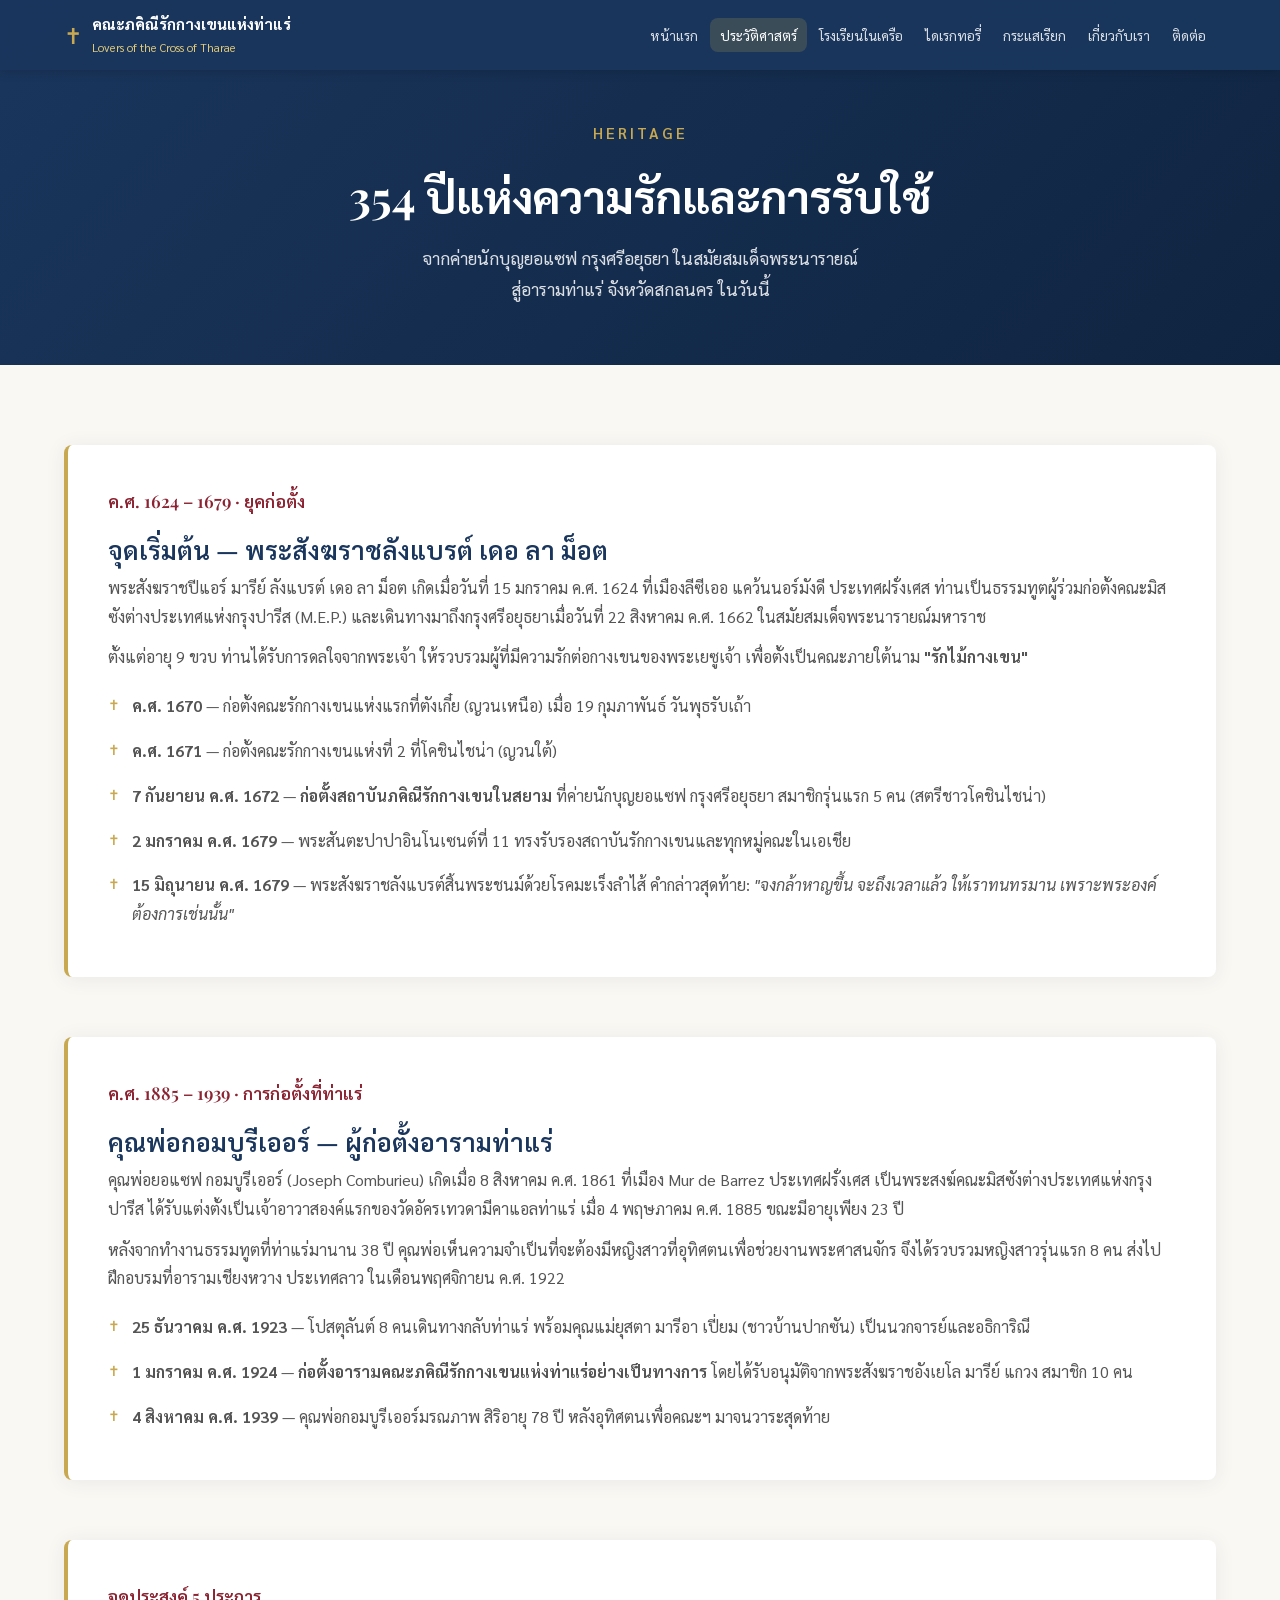
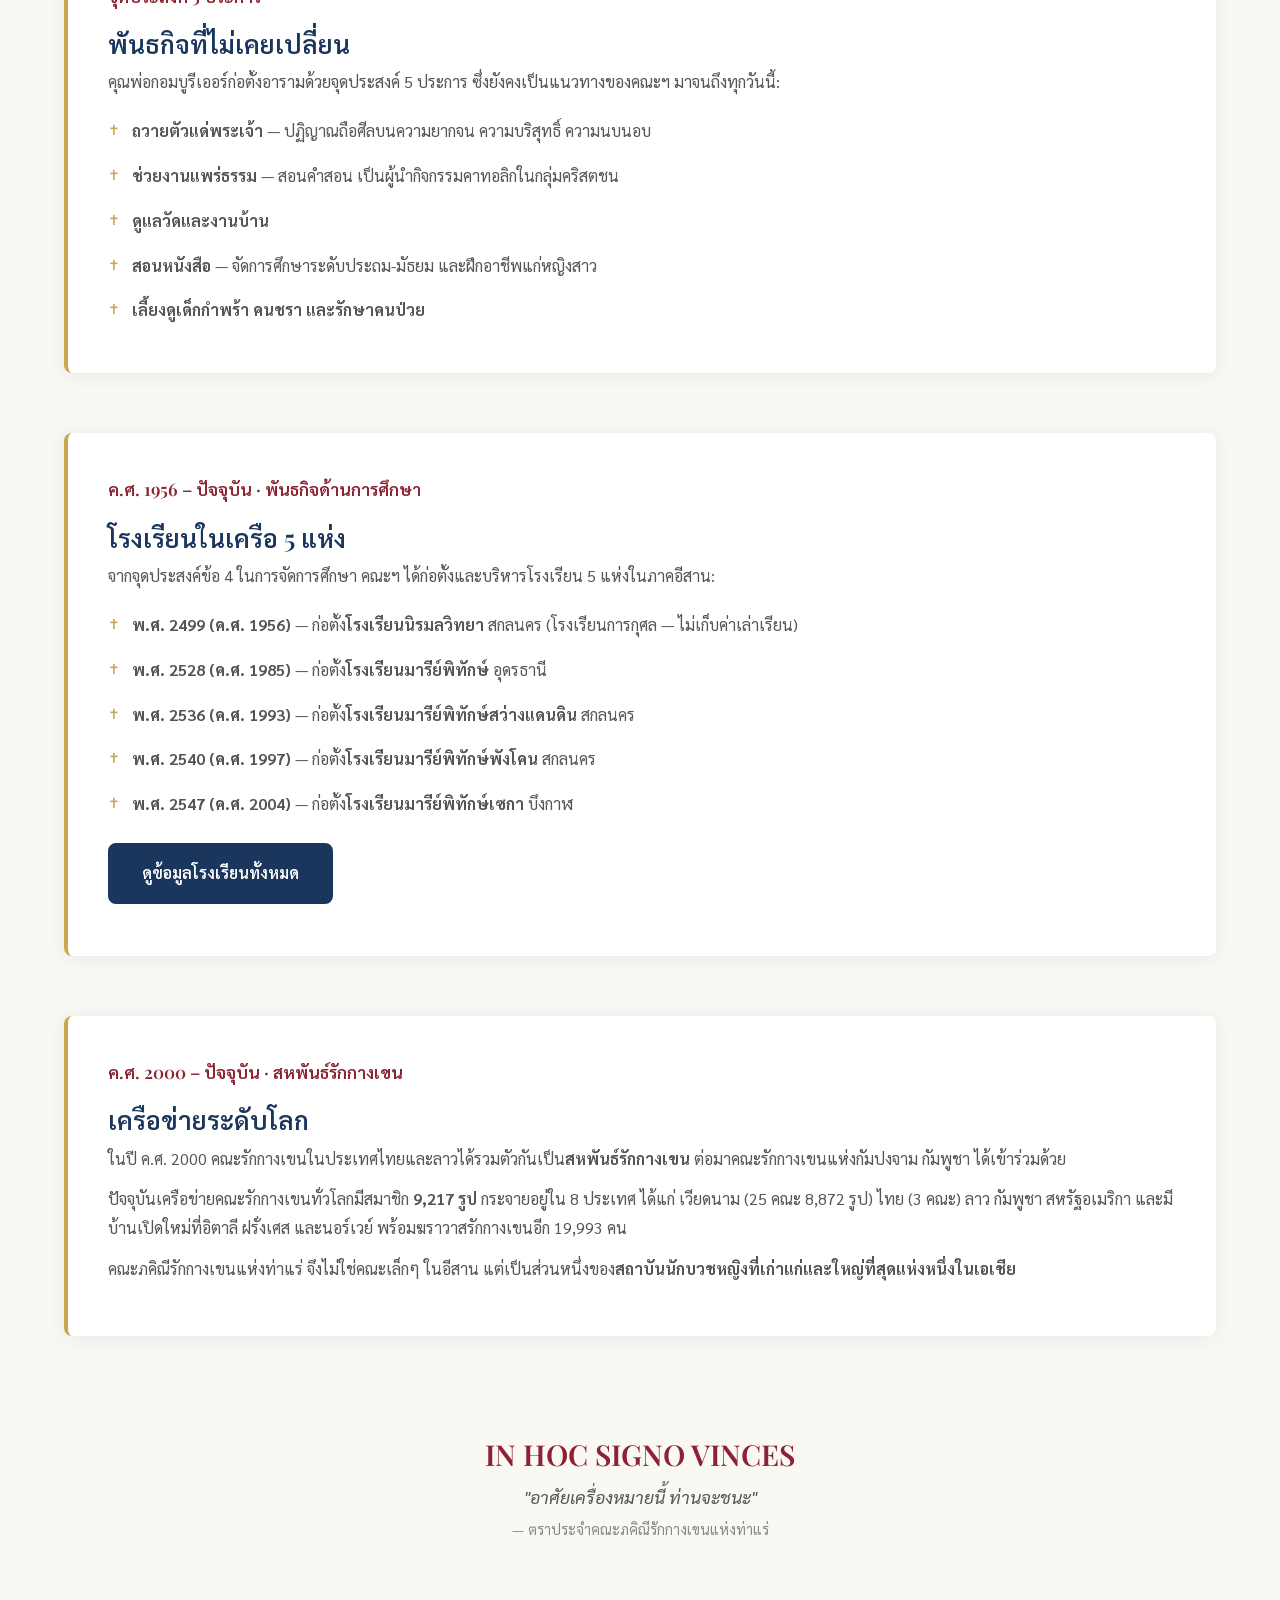
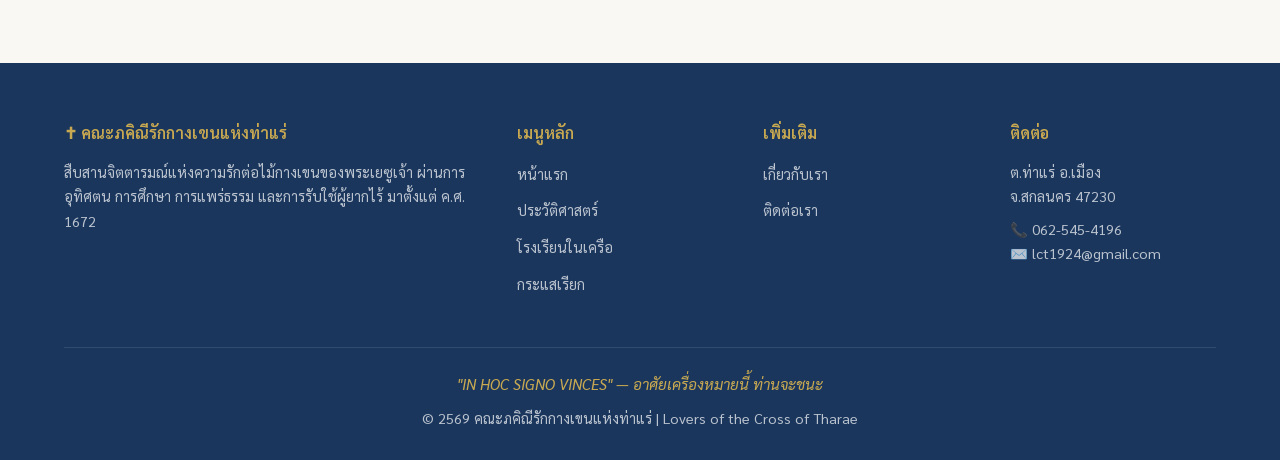
<file: history.html>
<!DOCTYPE html>
<html lang="th">
<head>
  <meta charset="UTF-8">
  <meta name="viewport" content="width=device-width, initial-scale=1.0">
  <title>ประวัติศาสตร์ 354 ปี — คณะภคิณีรักกางเขนแห่งท่าแร่</title>
  <meta name="description" content="เส้นทาง 354 ปีแห่งความรักและการรับใช้ จากกรุงศรีอยุธยา ค.ศ. 1672 สู่คณะภคิณีรักกางเขนแห่งท่าแร่ในปัจจุบัน">
  <link rel="preconnect" href="https://fonts.googleapis.com">
  <link rel="preconnect" href="https://fonts.gstatic.com" crossorigin>
  <link href="https://fonts.googleapis.com/css2?family=Playfair+Display:wght@400;600;700&family=Sarabun:wght@300;400;600;700&display=swap" rel="stylesheet">
  <link rel="stylesheet" href="css/style.css">
</head>
<body>

  <!-- NAVIGATION -->
  <nav class="navbar">
    <div class="container">
      <a href="index.html" class="nav-brand">
        <span class="cross-icon">✝</span>
        <div>คณะภคิณีรักกางเขนแห่งท่าแร่<span>Lovers of the Cross of Tharae</span></div>
      </a>
      <button class="nav-toggle" aria-label="เมนู">☰</button>
      <ul class="nav-links">
        <li><a href="index.html">หน้าแรก</a></li>
        <li><a href="history.html" class="active">ประวัติศาสตร์</a></li>
        <li><a href="schools.html">โรงเรียนในเครือ</a></li>
        <li><a href="directory.html">ไดเรกทอรี่</a></li>
        <li><a href="vocation.html">กระแสเรียก</a></li>
        <li><a href="about.html">เกี่ยวกับเรา</a></li>
        <li><a href="contact.html">ติดต่อ</a></li>
      </ul>
    </div>
  </nav>

  <!-- HERO -->
  <section class="history-hero">
    <div class="container">
      <p class="hero-motto">HERITAGE</p>
      <h1>354 ปีแห่งความรักและการรับใช้</h1>
      <p style="opacity:0.85; max-width:650px; margin:16px auto 0; font-size:1.1rem;">
        จากค่ายนักบุญยอแซฟ กรุงศรีอยุธยา ในสมัยสมเด็จพระนารายณ์<br>
        สู่อารามท่าแร่ จังหวัดสกลนคร ในวันนี้
      </p>
    </div>
  </section>

  <!-- TIMELINE -->
  <section class="section">
    <div class="container">

      <!-- Era 1: Origins -->
      <div class="era-section fade-in">
        <div class="era-period">ค.ศ. 1624 – 1679 · ยุคก่อตั้ง</div>
        <h2>จุดเริ่มต้น — พระสังฆราชลังแบรต์ เดอ ลา ม็อต</h2>
        <p>
          พระสังฆราชปีแอร์ มารีย์ ลังแบรต์ เดอ ลา ม็อต เกิดเมื่อวันที่ 15 มกราคม ค.ศ. 1624
          ที่เมืองลีซีเออ แคว้นนอร์มังดี ประเทศฝรั่งเศส ท่านเป็นธรรมทูตผู้ร่วมก่อตั้งคณะมิสซังต่างประเทศแห่งกรุงปารีส (M.E.P.)
          และเดินทางมาถึงกรุงศรีอยุธยาเมื่อวันที่ 22 สิงหาคม ค.ศ. 1662 ในสมัยสมเด็จพระนารายณ์มหาราช
        </p>
        <p>
          ตั้งแต่อายุ 9 ขวบ ท่านได้รับการดลใจจากพระเจ้า ให้รวบรวมผู้ที่มีความรักต่อกางเขนของพระเยซูเจ้า
          เพื่อตั้งเป็นคณะภายใต้นาม <strong>"รักไม้กางเขน"</strong>
        </p>
        <ul>
          <li><strong>ค.ศ. 1670</strong> — ก่อตั้งคณะรักกางเขนแห่งแรกที่ตังเกี๋ย (ญวนเหนือ) เมื่อ 19 กุมภาพันธ์ วันพุธรับเถ้า</li>
          <li><strong>ค.ศ. 1671</strong> — ก่อตั้งคณะรักกางเขนแห่งที่ 2 ที่โคชินไชน่า (ญวนใต้)</li>
          <li><strong>7 กันยายน ค.ศ. 1672</strong> — <strong>ก่อตั้งสถาบันภคิณีรักกางเขนในสยาม</strong> ที่ค่ายนักบุญยอแซฟ กรุงศรีอยุธยา สมาชิกรุ่นแรก 5 คน (สตรีชาวโคชินไชน่า)</li>
          <li><strong>2 มกราคม ค.ศ. 1679</strong> — พระสันตะปาปาอินโนเซนต์ที่ 11 ทรงรับรองสถาบันรักกางเขนและทุกหมู่คณะในเอเชีย</li>
          <li><strong>15 มิถุนายน ค.ศ. 1679</strong> — พระสังฆราชลังแบรต์สิ้นพระชนม์ด้วยโรคมะเร็งลำไส้ คำกล่าวสุดท้าย: <em>"จงกล้าหาญขึ้น จะถึงเวลาแล้ว ให้เราทนทรมาน เพราะพระองค์ต้องการเช่นนั้น"</em></li>
        </ul>
      </div>

      <!-- Era 2: Tha Rae -->
      <div class="era-section fade-in">
        <div class="era-period">ค.ศ. 1885 – 1939 · การก่อตั้งที่ท่าแร่</div>
        <h2>คุณพ่อกอมบูรีเออร์ — ผู้ก่อตั้งอารามท่าแร่</h2>
        <p>
          คุณพ่อยอแซฟ กอมบูรีเออร์ (Joseph Comburieu) เกิดเมื่อ 8 สิงหาคม ค.ศ. 1861
          ที่เมือง Mur de Barrez ประเทศฝรั่งเศส เป็นพระสงฆ์คณะมิสซังต่างประเทศแห่งกรุงปารีส
          ได้รับแต่งตั้งเป็นเจ้าอาวาสองค์แรกของวัดอัครเทวดามีคาแอลท่าแร่ เมื่อ 4 พฤษภาคม ค.ศ. 1885
          ขณะมีอายุเพียง 23 ปี
        </p>
        <p>
          หลังจากทำงานธรรมทูตที่ท่าแร่มานาน 38 ปี คุณพ่อเห็นความจำเป็นที่จะต้องมีหญิงสาวที่อุทิศตนเพื่อช่วยงานพระศาสนจักร
          จึงได้รวบรวมหญิงสาวรุ่นแรก 8 คน ส่งไปฝึกอบรมที่อารามเชียงหวาง ประเทศลาว ในเดือนพฤศจิกายน ค.ศ. 1922
        </p>
        <ul>
          <li><strong>25 ธันวาคม ค.ศ. 1923</strong> — โปสตุลันต์ 8 คนเดินทางกลับท่าแร่ พร้อมคุณแม่ยุสตา มารีอา เปี่ยม (ชาวบ้านปากซัน) เป็นนวกจารย์และอธิการิณี</li>
          <li><strong>1 มกราคม ค.ศ. 1924</strong> — <strong>ก่อตั้งอารามคณะภคิณีรักกางเขนแห่งท่าแร่อย่างเป็นทางการ</strong> โดยได้รับอนุมัติจากพระสังฆราชอังเยโล มารีย์ แกวง สมาชิก 10 คน</li>
          <li><strong>4 สิงหาคม ค.ศ. 1939</strong> — คุณพ่อกอมบูรีเออร์มรณภาพ สิริอายุ 78 ปี หลังอุทิศตนเพื่อคณะฯ มาจนวาระสุดท้าย</li>
        </ul>
      </div>

      <!-- Era 3: Purpose -->
      <div class="era-section fade-in">
        <div class="era-period">จุดประสงค์ 5 ประการ</div>
        <h2>พันธกิจที่ไม่เคยเปลี่ยน</h2>
        <p>คุณพ่อกอมบูรีเออร์ก่อตั้งอารามด้วยจุดประสงค์ 5 ประการ ซึ่งยังคงเป็นแนวทางของคณะฯ มาจนถึงทุกวันนี้:</p>
        <ul>
          <li><strong>ถวายตัวแด่พระเจ้า</strong> — ปฏิญาณถือศีลบนความยากจน ความบริสุทธิ์ ความนบนอบ</li>
          <li><strong>ช่วยงานแพร่ธรรม</strong> — สอนคำสอน เป็นผู้นำกิจกรรมคาทอลิกในกลุ่มคริสตชน</li>
          <li><strong>ดูแลวัดและงานบ้าน</strong></li>
          <li><strong>สอนหนังสือ</strong> — จัดการศึกษาระดับประถม-มัธยม และฝึกอาชีพแก่หญิงสาว</li>
          <li><strong>เลี้ยงดูเด็กกำพร้า คนชรา และรักษาคนป่วย</strong></li>
        </ul>
      </div>

      <!-- Era 4: Schools -->
      <div class="era-section fade-in">
        <div class="era-period">ค.ศ. 1956 – ปัจจุบัน · พันธกิจด้านการศึกษา</div>
        <h2>โรงเรียนในเครือ 5 แห่ง</h2>
        <p>จากจุดประสงค์ข้อ 4 ในการจัดการศึกษา คณะฯ ได้ก่อตั้งและบริหารโรงเรียน 5 แห่งในภาคอีสาน:</p>
        <ul>
          <li><strong>พ.ศ. 2499 (ค.ศ. 1956)</strong> — ก่อตั้ง<strong>โรงเรียนนิรมลวิทยา</strong> สกลนคร (โรงเรียนการกุศล — ไม่เก็บค่าเล่าเรียน)</li>
          <li><strong>พ.ศ. 2528 (ค.ศ. 1985)</strong> — ก่อตั้ง<strong>โรงเรียนมารีย์พิทักษ์</strong> อุดรธานี</li>
          <li><strong>พ.ศ. 2536 (ค.ศ. 1993)</strong> — ก่อตั้ง<strong>โรงเรียนมารีย์พิทักษ์สว่างแดนดิน</strong> สกลนคร</li>
          <li><strong>พ.ศ. 2540 (ค.ศ. 1997)</strong> — ก่อตั้ง<strong>โรงเรียนมารีย์พิทักษ์พังโคน</strong> สกลนคร</li>
          <li><strong>พ.ศ. 2547 (ค.ศ. 2004)</strong> — ก่อตั้ง<strong>โรงเรียนมารีย์พิทักษ์เซกา</strong> บึงกาฬ</li>
        </ul>
        <p><a href="schools.html" class="btn btn-navy" style="margin-top:16px">ดูข้อมูลโรงเรียนทั้งหมด</a></p>
      </div>

      <!-- Era 5: Federation -->
      <div class="era-section fade-in">
        <div class="era-period">ค.ศ. 2000 – ปัจจุบัน · สหพันธ์รักกางเขน</div>
        <h2>เครือข่ายระดับโลก</h2>
        <p>
          ในปี ค.ศ. 2000 คณะรักกางเขนในประเทศไทยและลาวได้รวมตัวกันเป็น<strong>สหพันธ์รักกางเขน</strong>
          ต่อมาคณะรักกางเขนแห่งกัมปงจาม กัมพูชา ได้เข้าร่วมด้วย
        </p>
        <p>
          ปัจจุบันเครือข่ายคณะรักกางเขนทั่วโลกมีสมาชิก <strong>9,217 รูป</strong> กระจายอยู่ใน 8 ประเทศ
          ได้แก่ เวียดนาม (25 คณะ 8,872 รูป) ไทย (3 คณะ) ลาว กัมพูชา สหรัฐอเมริกา
          และมีบ้านเปิดใหม่ที่อิตาลี ฝรั่งเศส และนอร์เวย์ พร้อมฆราวาสรักกางเขนอีก 19,993 คน
        </p>
        <p>
          คณะภคิณีรักกางเขนแห่งท่าแร่ จึงไม่ใช่คณะเล็กๆ ในอีสาน
          แต่เป็นส่วนหนึ่งของ<strong>สถาบันนักบวชหญิงที่เก่าแก่และใหญ่ที่สุดแห่งหนึ่งในเอเชีย</strong>
        </p>
      </div>

      <!-- Motto -->
      <div style="text-align:center; padding: 40px 0; margin-top: 20px;">
        <h2 style="color: var(--crimson); font-size: 1.8rem;">IN HOC SIGNO VINCES</h2>
        <p style="color: var(--text-medium); font-size: 1.1rem; margin-top: 8px; font-style: italic;">
          "อาศัยเครื่องหมายนี้ ท่านจะชนะ"
        </p>
        <p style="color: var(--text-light); font-size: 0.9rem; margin-top: 4px;">
          — ตราประจำคณะภคิณีรักกางเขนแห่งท่าแร่
        </p>
      </div>

    </div>
  </section>

  <!-- FOOTER -->
  <footer class="footer">
    <div class="container">
      <div class="footer-grid">
        <div>
          <h4>✝ คณะภคิณีรักกางเขนแห่งท่าแร่</h4>
          <p>สืบสานจิตตารมณ์แห่งความรักต่อไม้กางเขนของพระเยซูเจ้า ผ่านการอุทิศตน การศึกษา การแพร่ธรรม และการรับใช้ผู้ยากไร้ มาตั้งแต่ ค.ศ. 1672</p>
        </div>
        <div>
          <h4>เมนูหลัก</h4>
          <ul class="footer-links">
            <li><a href="index.html">หน้าแรก</a></li>
            <li><a href="history.html">ประวัติศาสตร์</a></li>
            <li><a href="schools.html">โรงเรียนในเครือ</a></li>
            <li><a href="vocation.html">กระแสเรียก</a></li>
          </ul>
        </div>
        <div>
          <h4>เพิ่มเติม</h4>
          <ul class="footer-links">
            <li><a href="about.html">เกี่ยวกับเรา</a></li>
            <li><a href="contact.html">ติดต่อเรา</a></li>
          </ul>
        </div>
        <div>
          <h4>ติดต่อ</h4>
          <p>ต.ท่าแร่ อ.เมือง<br>จ.สกลนคร 47230</p>
          <p style="margin-top:8px">📞 062-545-4196<br>✉️ lct1924@gmail.com</p>
        </div>
      </div>
      <div class="footer-bottom">
        <p class="motto">"IN HOC SIGNO VINCES" — อาศัยเครื่องหมายนี้ ท่านจะชนะ</p>
        <p>&copy; 2569 คณะภคิณีรักกางเขนแห่งท่าแร่ | Lovers of the Cross of Tharae</p>
      </div>
    </div>
  </footer>

  <script src="js/main.js"></script>
</body>
</html>
</file>
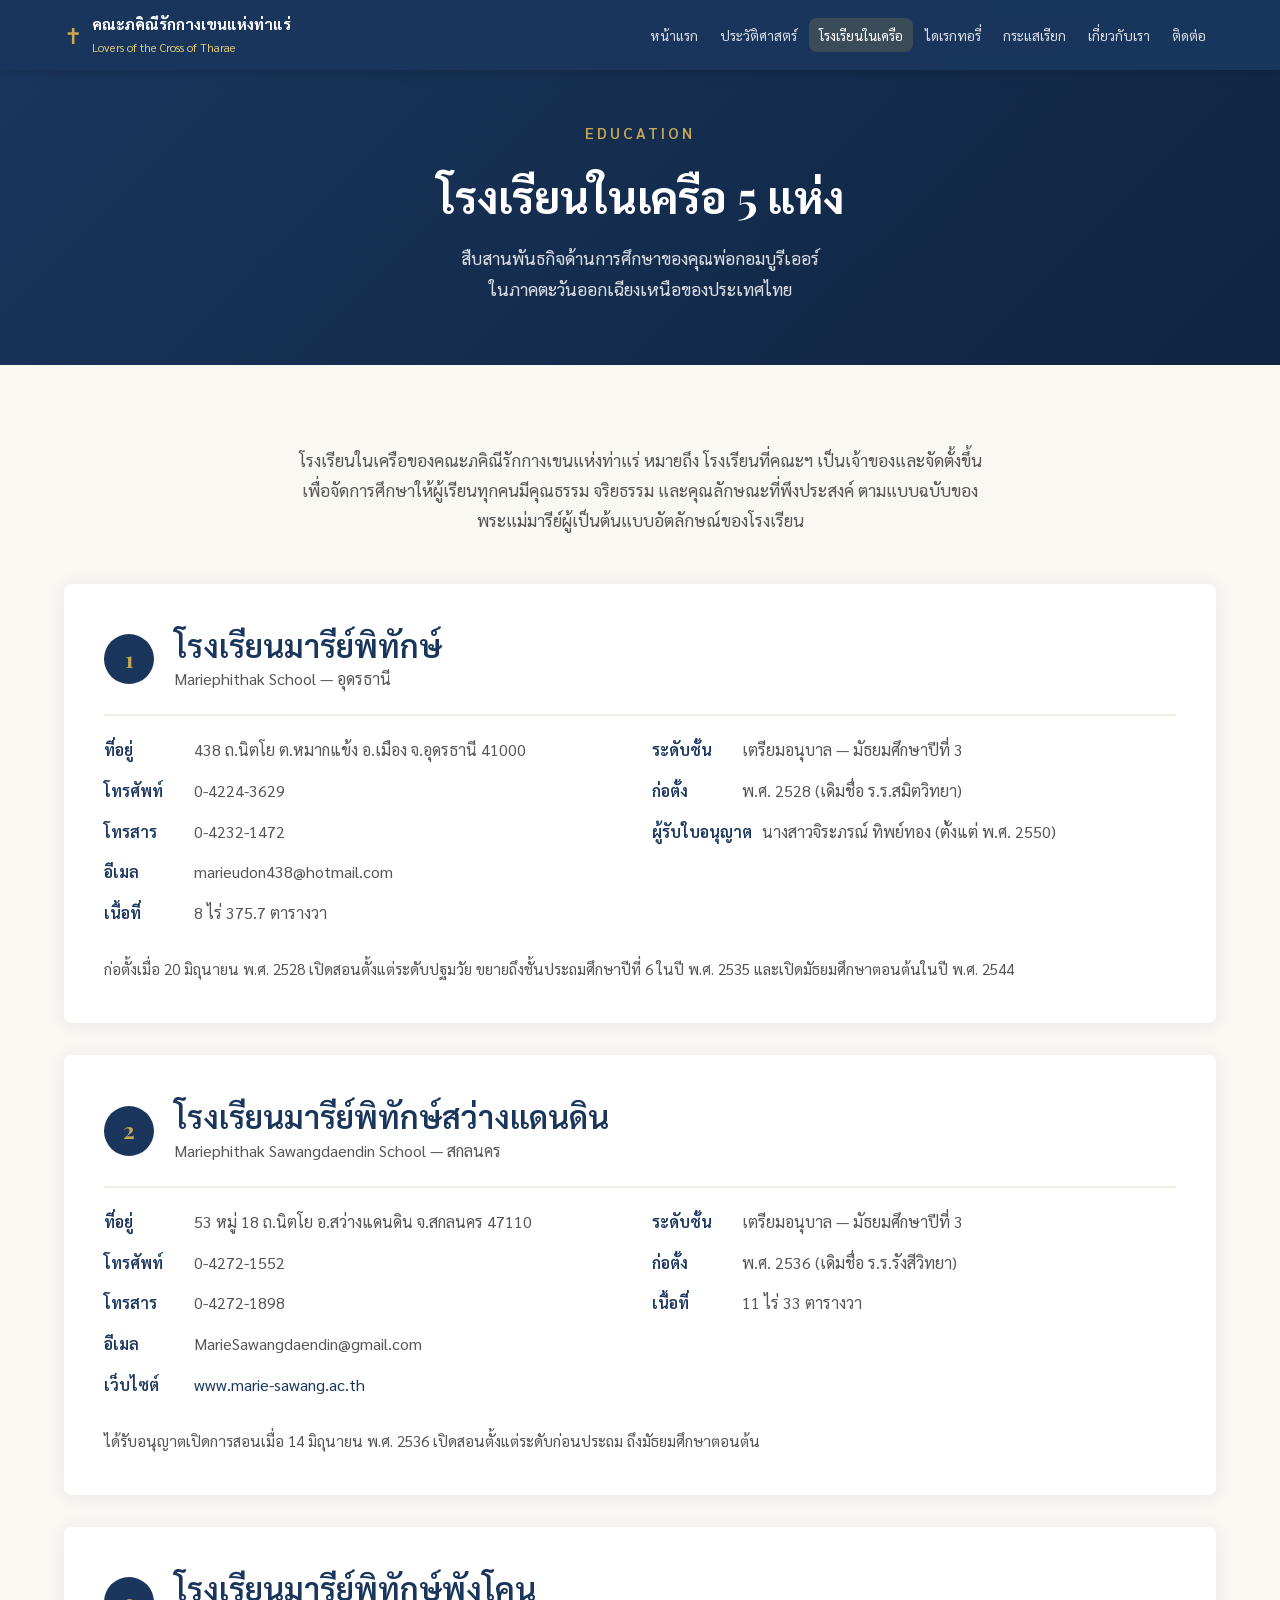
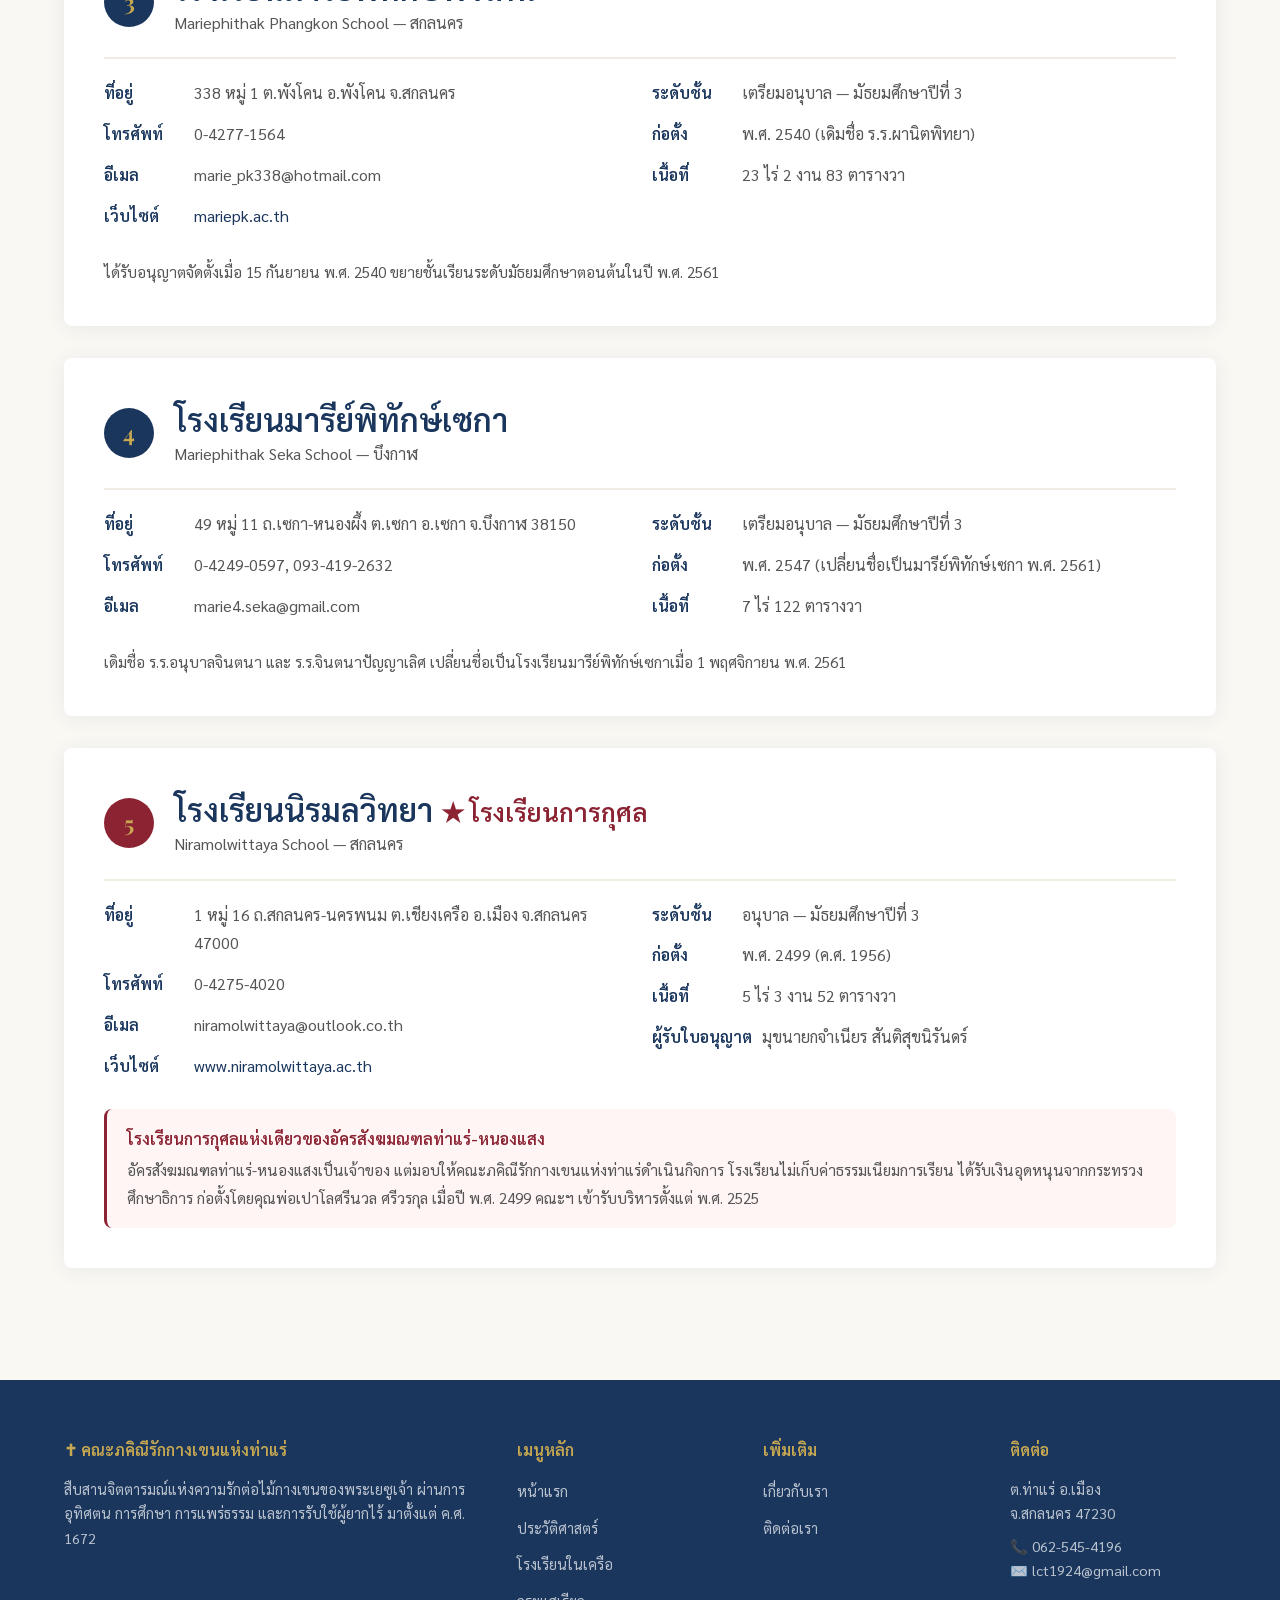
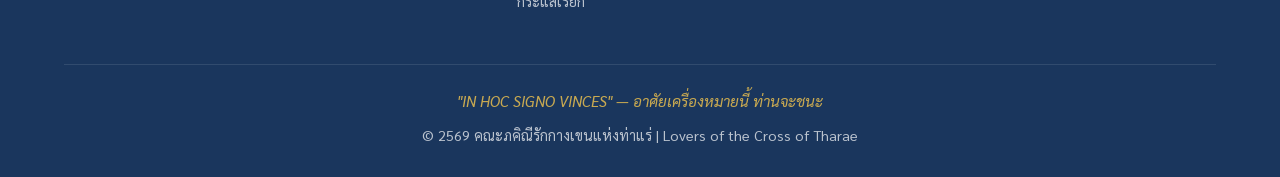
<file: schools.html>
<!DOCTYPE html>
<html lang="th">
<head>
  <meta charset="UTF-8">
  <meta name="viewport" content="width=device-width, initial-scale=1.0">
  <title>โรงเรียนในเครือ — คณะภคิณีรักกางเขนแห่งท่าแร่</title>
  <meta name="description" content="โรงเรียนในเครือคณะภคิณีรักกางเขนแห่งท่าแร่ 5 แห่ง ในภาคตะวันออกเฉียงเหนือ">
  <link rel="preconnect" href="https://fonts.googleapis.com">
  <link rel="preconnect" href="https://fonts.gstatic.com" crossorigin>
  <link href="https://fonts.googleapis.com/css2?family=Playfair+Display:wght@400;600;700&family=Sarabun:wght@300;400;600;700&display=swap" rel="stylesheet">
  <link rel="stylesheet" href="css/style.css">
</head>
<body>

  <!-- NAVIGATION -->
  <nav class="navbar">
    <div class="container">
      <a href="index.html" class="nav-brand">
        <span class="cross-icon">✝</span>
        <div>คณะภคิณีรักกางเขนแห่งท่าแร่<span>Lovers of the Cross of Tharae</span></div>
      </a>
      <button class="nav-toggle" aria-label="เมนู">☰</button>
      <ul class="nav-links">
        <li><a href="index.html">หน้าแรก</a></li>
        <li><a href="history.html">ประวัติศาสตร์</a></li>
        <li><a href="schools.html" class="active">โรงเรียนในเครือ</a></li>
        <li><a href="directory.html">ไดเรกทอรี่</a></li>
        <li><a href="vocation.html">กระแสเรียก</a></li>
        <li><a href="about.html">เกี่ยวกับเรา</a></li>
        <li><a href="contact.html">ติดต่อ</a></li>
      </ul>
    </div>
  </nav>

  <!-- HERO -->
  <section class="history-hero">
    <div class="container">
      <p class="hero-motto">EDUCATION</p>
      <h1>โรงเรียนในเครือ 5 แห่ง</h1>
      <p style="opacity:0.85; max-width:650px; margin:16px auto 0; font-size:1.1rem;">
        สืบสานพันธกิจด้านการศึกษาของคุณพ่อกอมบูรีเออร์<br>
        ในภาคตะวันออกเฉียงเหนือของประเทศไทย
      </p>
    </div>
  </section>

  <!-- SCHOOLS LIST -->
  <section class="section">
    <div class="container">

      <p style="text-align:center; color:var(--text-medium); max-width:700px; margin:0 auto 48px; font-size:1.05rem;">
        โรงเรียนในเครือของคณะภคิณีรักกางเขนแห่งท่าแร่ หมายถึง โรงเรียนที่คณะฯ เป็นเจ้าของและจัดตั้งขึ้น
        เพื่อจัดการศึกษาให้ผู้เรียนทุกคนมีคุณธรรม จริยธรรม และคุณลักษณะที่พึงประสงค์
        ตามแบบฉบับของพระแม่มารีย์ผู้เป็นต้นแบบอัตลักษณ์ของโรงเรียน
      </p>

      <!-- School 1 -->
      <div class="school-detail fade-in">
        <div class="school-detail-header">
          <div class="school-number">1</div>
          <div>
            <h2 style="margin:0">โรงเรียนมารีย์พิทักษ์</h2>
            <p style="color:var(--text-medium); margin:0">Mariephithak School — อุดรธานี</p>
          </div>
        </div>
        <div class="school-detail-grid">
          <div>
            <div class="school-detail-info"><span class="label">ที่อยู่</span><span class="value">438 ถ.นิตโย ต.หมากแข้ง อ.เมือง จ.อุดรธานี 41000</span></div>
            <div class="school-detail-info"><span class="label">โทรศัพท์</span><span class="value">0-4224-3629</span></div>
            <div class="school-detail-info"><span class="label">โทรสาร</span><span class="value">0-4232-1472</span></div>
            <div class="school-detail-info"><span class="label">อีเมล</span><span class="value">marieudon438@hotmail.com</span></div>
            <div class="school-detail-info"><span class="label">เนื้อที่</span><span class="value">8 ไร่ 375.7 ตารางวา</span></div>
          </div>
          <div>
            <div class="school-detail-info"><span class="label">ระดับชั้น</span><span class="value">เตรียมอนุบาล — มัธยมศึกษาปีที่ 3</span></div>
            <div class="school-detail-info"><span class="label">ก่อตั้ง</span><span class="value">พ.ศ. 2528 (เดิมชื่อ ร.ร.สมิตวิทยา)</span></div>
            <div class="school-detail-info"><span class="label">ผู้รับใบอนุญาต</span><span class="value">นางสาวจิระภรณ์ ทิพย์ทอง (ตั้งแต่ พ.ศ. 2550)</span></div>
          </div>
        </div>
        <p style="color:var(--text-medium); margin-top:16px; font-size:0.95rem;">
          ก่อตั้งเมื่อ 20 มิถุนายน พ.ศ. 2528 เปิดสอนตั้งแต่ระดับปฐมวัย ขยายถึงชั้นประถมศึกษาปีที่ 6 ในปี พ.ศ. 2535
          และเปิดมัธยมศึกษาตอนต้นในปี พ.ศ. 2544
        </p>
      </div>

      <!-- School 2 -->
      <div class="school-detail fade-in">
        <div class="school-detail-header">
          <div class="school-number">2</div>
          <div>
            <h2 style="margin:0">โรงเรียนมารีย์พิทักษ์สว่างแดนดิน</h2>
            <p style="color:var(--text-medium); margin:0">Mariephithak Sawangdaendin School — สกลนคร</p>
          </div>
        </div>
        <div class="school-detail-grid">
          <div>
            <div class="school-detail-info"><span class="label">ที่อยู่</span><span class="value">53 หมู่ 18 ถ.นิตโย อ.สว่างแดนดิน จ.สกลนคร 47110</span></div>
            <div class="school-detail-info"><span class="label">โทรศัพท์</span><span class="value">0-4272-1552</span></div>
            <div class="school-detail-info"><span class="label">โทรสาร</span><span class="value">0-4272-1898</span></div>
            <div class="school-detail-info"><span class="label">อีเมล</span><span class="value">MarieSawangdaendin@gmail.com</span></div>
            <div class="school-detail-info"><span class="label">เว็บไซต์</span><span class="value"><a href="http://www.marie-sawang.ac.th" target="_blank">www.marie-sawang.ac.th</a></span></div>
          </div>
          <div>
            <div class="school-detail-info"><span class="label">ระดับชั้น</span><span class="value">เตรียมอนุบาล — มัธยมศึกษาปีที่ 3</span></div>
            <div class="school-detail-info"><span class="label">ก่อตั้ง</span><span class="value">พ.ศ. 2536 (เดิมชื่อ ร.ร.รังสีวิทยา)</span></div>
            <div class="school-detail-info"><span class="label">เนื้อที่</span><span class="value">11 ไร่ 33 ตารางวา</span></div>
          </div>
        </div>
        <p style="color:var(--text-medium); margin-top:16px; font-size:0.95rem;">
          ได้รับอนุญาตเปิดการสอนเมื่อ 14 มิถุนายน พ.ศ. 2536 เปิดสอนตั้งแต่ระดับก่อนประถม ถึงมัธยมศึกษาตอนต้น
        </p>
      </div>

      <!-- School 3 -->
      <div class="school-detail fade-in">
        <div class="school-detail-header">
          <div class="school-number">3</div>
          <div>
            <h2 style="margin:0">โรงเรียนมารีย์พิทักษ์พังโคน</h2>
            <p style="color:var(--text-medium); margin:0">Mariephithak Phangkon School — สกลนคร</p>
          </div>
        </div>
        <div class="school-detail-grid">
          <div>
            <div class="school-detail-info"><span class="label">ที่อยู่</span><span class="value">338 หมู่ 1 ต.พังโคน อ.พังโคน จ.สกลนคร</span></div>
            <div class="school-detail-info"><span class="label">โทรศัพท์</span><span class="value">0-4277-1564</span></div>
            <div class="school-detail-info"><span class="label">อีเมล</span><span class="value">marie_pk338@hotmail.com</span></div>
            <div class="school-detail-info"><span class="label">เว็บไซต์</span><span class="value"><a href="http://mariepk.ac.th" target="_blank">mariepk.ac.th</a></span></div>
          </div>
          <div>
            <div class="school-detail-info"><span class="label">ระดับชั้น</span><span class="value">เตรียมอนุบาล — มัธยมศึกษาปีที่ 3</span></div>
            <div class="school-detail-info"><span class="label">ก่อตั้ง</span><span class="value">พ.ศ. 2540 (เดิมชื่อ ร.ร.ผานิตพิทยา)</span></div>
            <div class="school-detail-info"><span class="label">เนื้อที่</span><span class="value">23 ไร่ 2 งาน 83 ตารางวา</span></div>
          </div>
        </div>
        <p style="color:var(--text-medium); margin-top:16px; font-size:0.95rem;">
          ได้รับอนุญาตจัดตั้งเมื่อ 15 กันยายน พ.ศ. 2540 ขยายชั้นเรียนระดับมัธยมศึกษาตอนต้นในปี พ.ศ. 2561
        </p>
      </div>

      <!-- School 4 -->
      <div class="school-detail fade-in">
        <div class="school-detail-header">
          <div class="school-number">4</div>
          <div>
            <h2 style="margin:0">โรงเรียนมารีย์พิทักษ์เซกา</h2>
            <p style="color:var(--text-medium); margin:0">Mariephithak Seka School — บึงกาฬ</p>
          </div>
        </div>
        <div class="school-detail-grid">
          <div>
            <div class="school-detail-info"><span class="label">ที่อยู่</span><span class="value">49 หมู่ 11 ถ.เซกา-หนองผึ้ง ต.เซกา อ.เซกา จ.บึงกาฬ 38150</span></div>
            <div class="school-detail-info"><span class="label">โทรศัพท์</span><span class="value">0-4249-0597, 093-419-2632</span></div>
            <div class="school-detail-info"><span class="label">อีเมล</span><span class="value">marie4.seka@gmail.com</span></div>
          </div>
          <div>
            <div class="school-detail-info"><span class="label">ระดับชั้น</span><span class="value">เตรียมอนุบาล — มัธยมศึกษาปีที่ 3</span></div>
            <div class="school-detail-info"><span class="label">ก่อตั้ง</span><span class="value">พ.ศ. 2547 (เปลี่ยนชื่อเป็นมารีย์พิทักษ์เซกา พ.ศ. 2561)</span></div>
            <div class="school-detail-info"><span class="label">เนื้อที่</span><span class="value">7 ไร่ 122 ตารางวา</span></div>
          </div>
        </div>
        <p style="color:var(--text-medium); margin-top:16px; font-size:0.95rem;">
          เดิมชื่อ ร.ร.อนุบาลจินตนา และ ร.ร.จินตนาปัญญาเลิศ เปลี่ยนชื่อเป็นโรงเรียนมารีย์พิทักษ์เซกาเมื่อ 1 พฤศจิกายน พ.ศ. 2561
        </p>
      </div>

      <!-- School 5 -->
      <div class="school-detail fade-in" style="border-left-color: var(--crimson);">
        <div class="school-detail-header">
          <div class="school-number" style="background: var(--crimson);">5</div>
          <div>
            <h2 style="margin:0">โรงเรียนนิรมลวิทยา <span style="color:var(--crimson); font-size:0.8em;">★ โรงเรียนการกุศล</span></h2>
            <p style="color:var(--text-medium); margin:0">Niramolwittaya School — สกลนคร</p>
          </div>
        </div>
        <div class="school-detail-grid">
          <div>
            <div class="school-detail-info"><span class="label">ที่อยู่</span><span class="value">1 หมู่ 16 ถ.สกลนคร-นครพนม ต.เชียงเครือ อ.เมือง จ.สกลนคร 47000</span></div>
            <div class="school-detail-info"><span class="label">โทรศัพท์</span><span class="value">0-4275-4020</span></div>
            <div class="school-detail-info"><span class="label">อีเมล</span><span class="value">niramolwittaya@outlook.co.th</span></div>
            <div class="school-detail-info"><span class="label">เว็บไซต์</span><span class="value"><a href="http://www.niramolwittaya.ac.th" target="_blank">www.niramolwittaya.ac.th</a></span></div>
          </div>
          <div>
            <div class="school-detail-info"><span class="label">ระดับชั้น</span><span class="value">อนุบาล — มัธยมศึกษาปีที่ 3</span></div>
            <div class="school-detail-info"><span class="label">ก่อตั้ง</span><span class="value">พ.ศ. 2499 (ค.ศ. 1956)</span></div>
            <div class="school-detail-info"><span class="label">เนื้อที่</span><span class="value">5 ไร่ 3 งาน 52 ตารางวา</span></div>
            <div class="school-detail-info"><span class="label">ผู้รับใบอนุญาต</span><span class="value">มุขนายกจำเนียร สันติสุขนิรันดร์</span></div>
          </div>
        </div>
        <div style="background: #fff5f5; border-radius: var(--radius); padding: 16px 20px; margin-top: 16px; border-left: 3px solid var(--crimson);">
          <p style="color: var(--crimson); font-weight: 600; margin-bottom: 4px;">โรงเรียนการกุศลแห่งเดียวของอัครสังฆมณฑลท่าแร่-หนองแสง</p>
          <p style="color:var(--text-medium); font-size:0.95rem; margin:0;">
            อัครสังฆมณฑลท่าแร่-หนองแสงเป็นเจ้าของ แต่มอบให้คณะภคิณีรักกางเขนแห่งท่าแร่ดำเนินกิจการ
            โรงเรียนไม่เก็บค่าธรรมเนียมการเรียน ได้รับเงินอุดหนุนจากกระทรวงศึกษาธิการ
            ก่อตั้งโดยคุณพ่อเปาโลศรีนวล ศรีวรกุล เมื่อปี พ.ศ. 2499
            คณะฯ เข้ารับบริหารตั้งแต่ พ.ศ. 2525
          </p>
        </div>
      </div>

    </div>
  </section>

  <!-- FOOTER -->
  <footer class="footer">
    <div class="container">
      <div class="footer-grid">
        <div>
          <h4>✝ คณะภคิณีรักกางเขนแห่งท่าแร่</h4>
          <p>สืบสานจิตตารมณ์แห่งความรักต่อไม้กางเขนของพระเยซูเจ้า ผ่านการอุทิศตน การศึกษา การแพร่ธรรม และการรับใช้ผู้ยากไร้ มาตั้งแต่ ค.ศ. 1672</p>
        </div>
        <div>
          <h4>เมนูหลัก</h4>
          <ul class="footer-links">
            <li><a href="index.html">หน้าแรก</a></li>
            <li><a href="history.html">ประวัติศาสตร์</a></li>
            <li><a href="schools.html">โรงเรียนในเครือ</a></li>
            <li><a href="vocation.html">กระแสเรียก</a></li>
          </ul>
        </div>
        <div>
          <h4>เพิ่มเติม</h4>
          <ul class="footer-links">
            <li><a href="about.html">เกี่ยวกับเรา</a></li>
            <li><a href="contact.html">ติดต่อเรา</a></li>
          </ul>
        </div>
        <div>
          <h4>ติดต่อ</h4>
          <p>ต.ท่าแร่ อ.เมือง<br>จ.สกลนคร 47230</p>
          <p style="margin-top:8px">📞 062-545-4196<br>✉️ lct1924@gmail.com</p>
        </div>
      </div>
      <div class="footer-bottom">
        <p class="motto">"IN HOC SIGNO VINCES" — อาศัยเครื่องหมายนี้ ท่านจะชนะ</p>
        <p>&copy; 2569 คณะภคิณีรักกางเขนแห่งท่าแร่ | Lovers of the Cross of Tharae</p>
      </div>
    </div>
  </footer>

  <script src="js/main.js"></script>
</body>
</html>
</file>
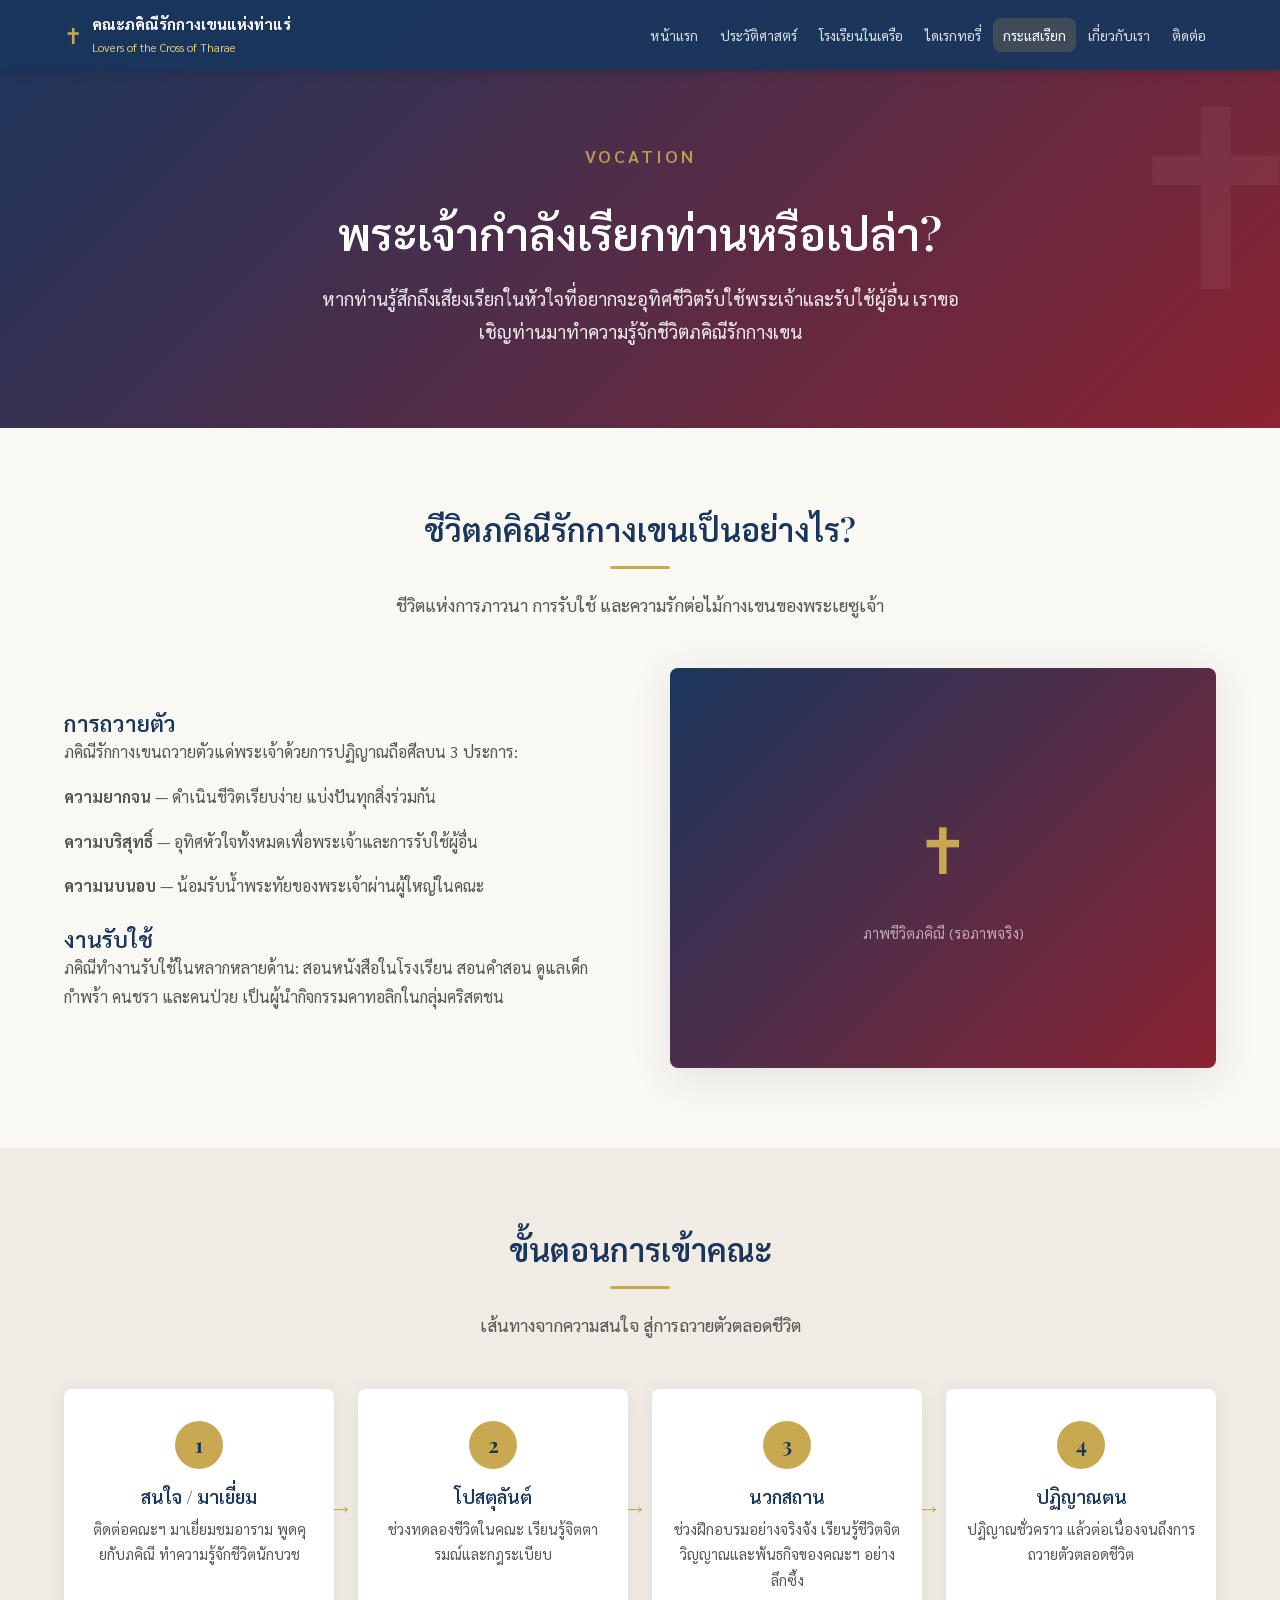
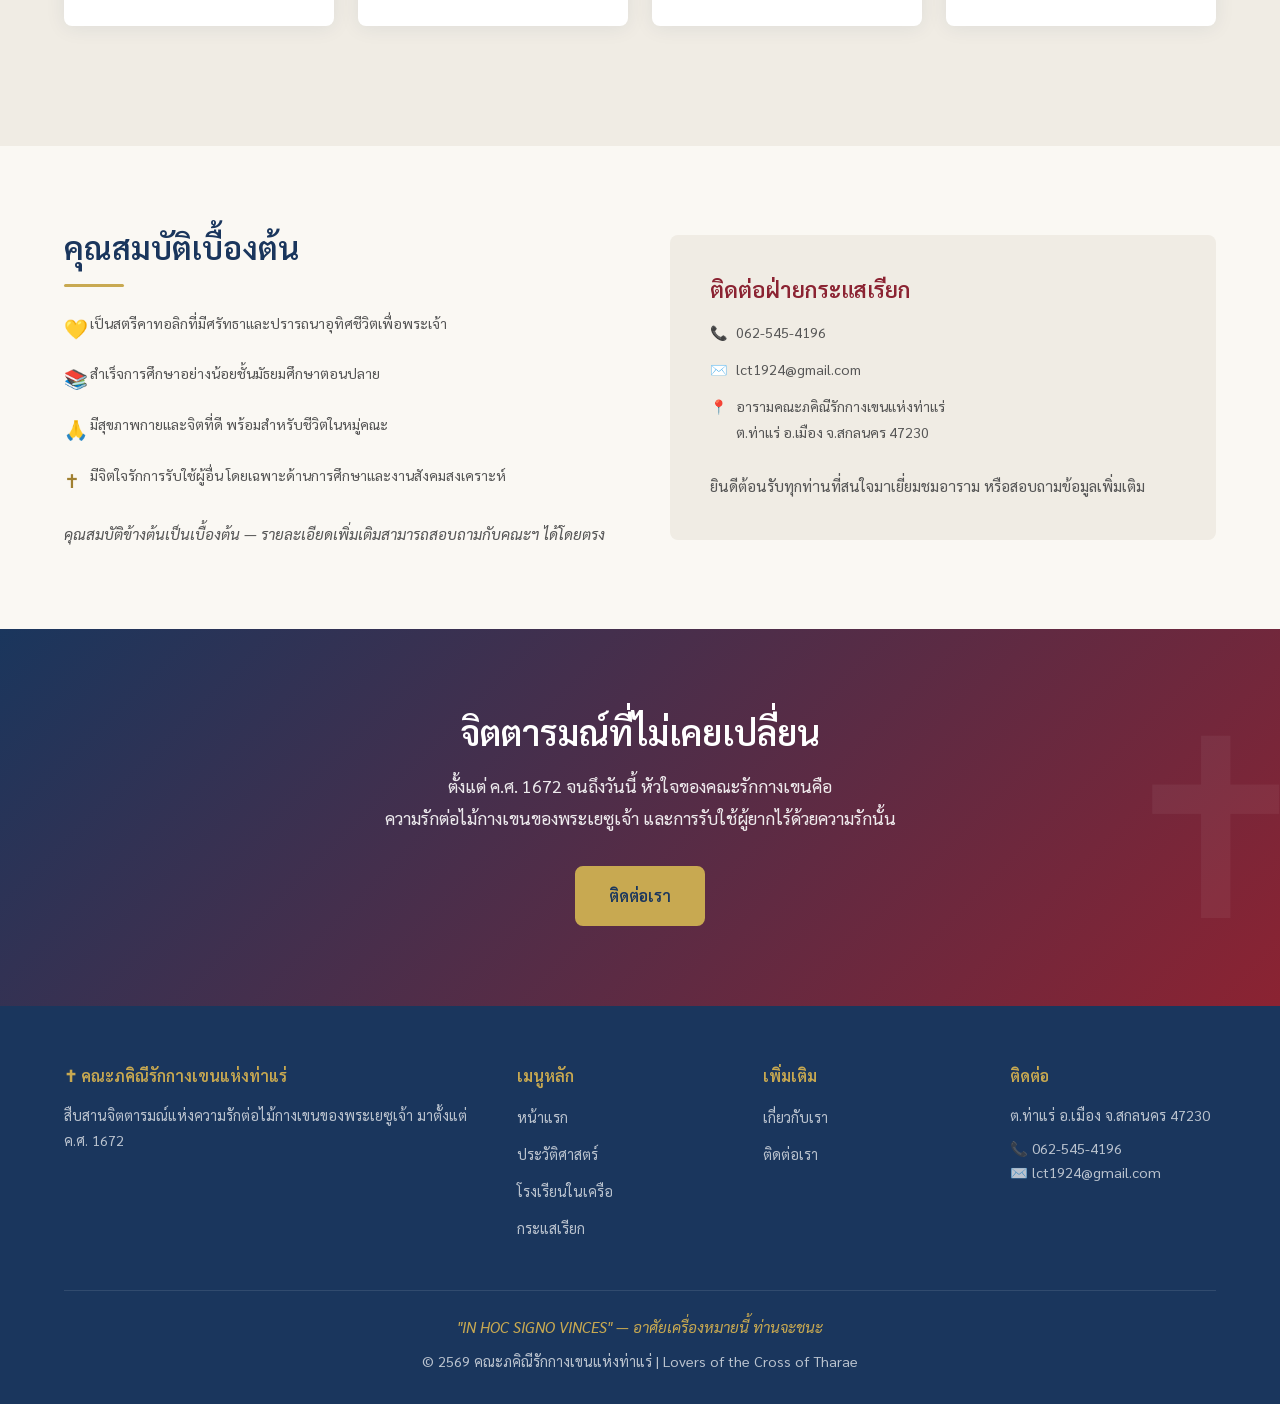
<file: vocation.html>
<!DOCTYPE html>
<html lang="th">
<head>
  <meta charset="UTF-8">
  <meta name="viewport" content="width=device-width, initial-scale=1.0">
  <title>กระแสเรียก — คณะภคิณีรักกางเขนแห่งท่าแร่</title>
  <meta name="description" content="พระเจ้ากำลังเรียกท่านหรือเปล่า? เรียนรู้เกี่ยวกับชีวิตภคิณีรักกางเขนแห่งท่าแร่ และขั้นตอนการเข้าคณะ">
  <link rel="preconnect" href="https://fonts.googleapis.com">
  <link rel="preconnect" href="https://fonts.gstatic.com" crossorigin>
  <link href="https://fonts.googleapis.com/css2?family=Playfair+Display:wght@400;600;700&family=Sarabun:wght@300;400;600;700&display=swap" rel="stylesheet">
  <link rel="stylesheet" href="css/style.css">
</head>
<body>

  <!-- NAVIGATION -->
  <nav class="navbar">
    <div class="container">
      <a href="index.html" class="nav-brand">
        <span class="cross-icon">✝</span>
        <div>คณะภคิณีรักกางเขนแห่งท่าแร่<span>Lovers of the Cross of Tharae</span></div>
      </a>
      <button class="nav-toggle" aria-label="เมนู">☰</button>
      <ul class="nav-links">
        <li><a href="index.html">หน้าแรก</a></li>
        <li><a href="history.html">ประวัติศาสตร์</a></li>
        <li><a href="schools.html">โรงเรียนในเครือ</a></li>
        <li><a href="directory.html">ไดเรกทอรี่</a></li>
        <li><a href="vocation.html" class="active">กระแสเรียก</a></li>
        <li><a href="about.html">เกี่ยวกับเรา</a></li>
        <li><a href="contact.html">ติดต่อ</a></li>
      </ul>
    </div>
  </nav>

  <!-- HERO -->
  <section class="vocation-cta" style="padding-top:140px; padding-bottom:80px;">
    <div class="container">
      <p class="hero-motto" style="color:var(--gold)">VOCATION</p>
      <h2 style="font-size:2.8rem">พระเจ้ากำลังเรียกท่านหรือเปล่า?</h2>
      <p style="max-width:650px; margin:20px auto 0; font-size:1.15rem;">
        หากท่านรู้สึกถึงเสียงเรียกในหัวใจที่อยากจะอุทิศชีวิตรับใช้พระเจ้าและรับใช้ผู้อื่น
        เราขอเชิญท่านมาทำความรู้จักชีวิตภคิณีรักกางเขน
      </p>
    </div>
  </section>

  <!-- WHAT IS RELIGIOUS LIFE -->
  <section class="section">
    <div class="container">
      <h2 class="section-title">ชีวิตภคิณีรักกางเขนเป็นอย่างไร?</h2>
      <div class="section-divider"></div>
      <p class="section-subtitle">ชีวิตแห่งการภาวนา การรับใช้ และความรักต่อไม้กางเขนของพระเยซูเจ้า</p>

      <div class="about-grid">
        <div class="about-text fade-in">
          <h3>การถวายตัว</h3>
          <p>ภคิณีรักกางเขนถวายตัวแด่พระเจ้าด้วยการปฏิญาณถือศีลบน 3 ประการ:</p>
          <p><strong>ความยากจน</strong> — ดำเนินชีวิตเรียบง่าย แบ่งปันทุกสิ่งร่วมกัน</p>
          <p><strong>ความบริสุทธิ์</strong> — อุทิศหัวใจทั้งหมดเพื่อพระเจ้าและการรับใช้ผู้อื่น</p>
          <p><strong>ความนบนอบ</strong> — น้อมรับน้ำพระทัยของพระเจ้าผ่านผู้ใหญ่ในคณะ</p>
          <h3 style="margin-top:24px">งานรับใช้</h3>
          <p>ภคิณีทำงานรับใช้ในหลากหลายด้าน: สอนหนังสือในโรงเรียน สอนคำสอน ดูแลเด็กกำพร้า คนชรา และคนป่วย เป็นผู้นำกิจกรรมคาทอลิกในกลุ่มคริสตชน</p>
        </div>
        <div class="about-image fade-in">
          <div class="about-image-placeholder">
            ✝
            <span>ภาพชีวิตภคิณี (รอภาพจริง)</span>
          </div>
        </div>
      </div>
    </div>
  </section>

  <!-- STEPS -->
  <section class="section section-alt">
    <div class="container">
      <h2 class="section-title">ขั้นตอนการเข้าคณะ</h2>
      <div class="section-divider"></div>
      <p class="section-subtitle">เส้นทางจากความสนใจ สู่การถวายตัวตลอดชีวิต</p>

      <div class="vocation-steps">
        <div class="vocation-step fade-in">
          <div class="vocation-step-number">1</div>
          <h4>สนใจ / มาเยี่ยม</h4>
          <p>ติดต่อคณะฯ มาเยี่ยมชมอาราม พูดคุยกับภคิณี ทำความรู้จักชีวิตนักบวช</p>
          <span class="step-arrow">→</span>
        </div>
        <div class="vocation-step fade-in">
          <div class="vocation-step-number">2</div>
          <h4>โปสตุลันต์</h4>
          <p>ช่วงทดลองชีวิตในคณะ เรียนรู้จิตตารมณ์และกฎระเบียบ</p>
          <span class="step-arrow">→</span>
        </div>
        <div class="vocation-step fade-in">
          <div class="vocation-step-number">3</div>
          <h4>นวกสถาน</h4>
          <p>ช่วงฝึกอบรมอย่างจริงจัง เรียนรู้ชีวิตจิตวิญญาณและพันธกิจของคณะฯ อย่างลึกซึ้ง</p>
          <span class="step-arrow">→</span>
        </div>
        <div class="vocation-step fade-in">
          <div class="vocation-step-number">4</div>
          <h4>ปฏิญาณตน</h4>
          <p>ปฏิญาณชั่วคราว แล้วต่อเนื่องจนถึงการถวายตัวตลอดชีวิต</p>
        </div>
      </div>
    </div>
  </section>

  <!-- QUALIFICATIONS -->
  <section class="section">
    <div class="container">
      <div class="about-grid">
        <div class="fade-in">
          <h2>คุณสมบัติเบื้องต้น</h2>
          <div class="section-divider" style="margin-left:0"></div>
          <div style="margin-top:24px">
            <div class="school-info-row" style="margin-bottom:16px"><span class="icon" style="font-size:1.2rem">💛</span><span>เป็นสตรีคาทอลิกที่มีศรัทธาและปรารถนาอุทิศชีวิตเพื่อพระเจ้า</span></div>
            <div class="school-info-row" style="margin-bottom:16px"><span class="icon" style="font-size:1.2rem">📚</span><span>สำเร็จการศึกษาอย่างน้อยชั้นมัธยมศึกษาตอนปลาย</span></div>
            <div class="school-info-row" style="margin-bottom:16px"><span class="icon" style="font-size:1.2rem">🙏</span><span>มีสุขภาพกายและจิตที่ดี พร้อมสำหรับชีวิตในหมู่คณะ</span></div>
            <div class="school-info-row" style="margin-bottom:16px"><span class="icon" style="font-size:1.2rem">✝</span><span>มีจิตใจรักการรับใช้ผู้อื่น โดยเฉพาะด้านการศึกษาและงานสังคมสงเคราะห์</span></div>
          </div>
          <p style="color:var(--text-medium); margin-top:24px; font-size:0.95rem;">
            <em>คุณสมบัติข้างต้นเป็นเบื้องต้น — รายละเอียดเพิ่มเติมสามารถสอบถามกับคณะฯ ได้โดยตรง</em>
          </p>
        </div>
        <div class="fade-in">
          <div style="background:var(--warm-gray); border-radius:var(--radius); padding:40px; height:100%; display:flex; flex-direction:column; justify-content:center;">
            <h3 style="margin-bottom:16px; color:var(--crimson)">ติดต่อฝ่ายกระแสเรียก</h3>
            <div class="school-info-row" style="margin-bottom:12px"><span class="icon">📞</span><span>062-545-4196</span></div>
            <div class="school-info-row" style="margin-bottom:12px"><span class="icon">✉️</span><span>lct1924@gmail.com</span></div>
            <div class="school-info-row" style="margin-bottom:12px"><span class="icon">📍</span><span>อารามคณะภคิณีรักกางเขนแห่งท่าแร่<br>ต.ท่าแร่ อ.เมือง จ.สกลนคร 47230</span></div>
            <p style="color:var(--text-medium); margin-top:16px; font-size:0.95rem;">
              ยินดีต้อนรับทุกท่านที่สนใจมาเยี่ยมชมอาราม หรือสอบถามข้อมูลเพิ่มเติม
            </p>
          </div>
        </div>
      </div>
    </div>
  </section>

  <!-- CTA -->
  <section class="vocation-cta">
    <div class="container">
      <h2>จิตตารมณ์ที่ไม่เคยเปลี่ยน</h2>
      <p>
        ตั้งแต่ ค.ศ. 1672 จนถึงวันนี้ หัวใจของคณะรักกางเขนคือ<br>
        ความรักต่อไม้กางเขนของพระเยซูเจ้า และการรับใช้ผู้ยากไร้ด้วยความรักนั้น
      </p>
      <a href="contact.html" class="btn btn-gold">ติดต่อเรา</a>
    </div>
  </section>

  <!-- FOOTER -->
  <footer class="footer">
    <div class="container">
      <div class="footer-grid">
        <div>
          <h4>✝ คณะภคิณีรักกางเขนแห่งท่าแร่</h4>
          <p>สืบสานจิตตารมณ์แห่งความรักต่อไม้กางเขนของพระเยซูเจ้า มาตั้งแต่ ค.ศ. 1672</p>
        </div>
        <div>
          <h4>เมนูหลัก</h4>
          <ul class="footer-links">
            <li><a href="index.html">หน้าแรก</a></li>
            <li><a href="history.html">ประวัติศาสตร์</a></li>
            <li><a href="schools.html">โรงเรียนในเครือ</a></li>
            <li><a href="vocation.html">กระแสเรียก</a></li>
          </ul>
        </div>
        <div>
          <h4>เพิ่มเติม</h4>
          <ul class="footer-links">
            <li><a href="about.html">เกี่ยวกับเรา</a></li>
            <li><a href="contact.html">ติดต่อเรา</a></li>
          </ul>
        </div>
        <div>
          <h4>ติดต่อ</h4>
          <p>ต.ท่าแร่ อ.เมือง จ.สกลนคร 47230</p>
          <p style="margin-top:8px">📞 062-545-4196<br>✉️ lct1924@gmail.com</p>
        </div>
      </div>
      <div class="footer-bottom">
        <p class="motto">"IN HOC SIGNO VINCES" — อาศัยเครื่องหมายนี้ ท่านจะชนะ</p>
        <p>&copy; 2569 คณะภคิณีรักกางเขนแห่งท่าแร่ | Lovers of the Cross of Tharae</p>
      </div>
    </div>
  </footer>

  <script src="js/main.js"></script>
</body>
</html>
</file>
<file: css/style.css>
/* ============================================
   LCT — คณะภคิณีรักกางเขนแห่งท่าแร่
   Lovers of the Cross of Tharae
   Main Stylesheet
   ============================================ */

/* --- CSS Variables --- */
:root {
  --navy: #1a365d;
  --navy-light: #2a4a7f;
  --gold: #c8a951;
  --gold-light: #e2cb7a;
  --gold-dark: #a08030;
  --crimson: #8b2332;
  --crimson-light: #a83245;
  --warm-white: #faf8f3;
  --warm-gray: #f0ece4;
  --text-dark: #2d2d2d;
  --text-medium: #555;
  --text-light: #888;
  --border: #e0dbd0;
  --shadow: 0 2px 20px rgba(26,54,93,0.08);
  --shadow-lg: 0 8px 40px rgba(26,54,93,0.12);
  --radius: 8px;
  --transition: 0.3s ease;
  --max-width: 1200px;
  --font-thai: 'Sarabun', 'Noto Sans Thai', sans-serif;
  --font-heading: 'Playfair Display', 'Sarabun', serif;
}

/* --- Reset & Base --- */
*, *::before, *::after { box-sizing: border-box; margin: 0; padding: 0; }

html { scroll-behavior: smooth; font-size: 16px; }

body {
  font-family: var(--font-thai);
  color: var(--text-dark);
  background: var(--warm-white);
  line-height: 1.8;
  -webkit-font-smoothing: antialiased;
}

img { max-width: 100%; height: auto; display: block; }
a { color: var(--navy); text-decoration: none; transition: color var(--transition); }
a:hover { color: var(--gold-dark); }

.container { max-width: var(--max-width); margin: 0 auto; padding: 0 24px; }

/* --- Typography --- */
h1, h2, h3, h4 { font-family: var(--font-heading); color: var(--navy); line-height: 1.3; }
h1 { font-size: 2.8rem; font-weight: 700; }
h2 { font-size: 2rem; font-weight: 600; }
h3 { font-size: 1.4rem; font-weight: 600; }
h4 { font-size: 1.15rem; font-weight: 600; }

.section-title {
  text-align: center;
  margin-bottom: 12px;
  position: relative;
}
.section-subtitle {
  text-align: center;
  color: var(--text-medium);
  font-size: 1.1rem;
  margin-bottom: 48px;
  max-width: 600px;
  margin-left: auto;
  margin-right: auto;
}
.section-divider {
  width: 60px;
  height: 3px;
  background: var(--gold);
  margin: 16px auto 20px;
  border-radius: 2px;
}

/* --- Navigation --- */
.navbar {
  position: fixed;
  top: 0;
  left: 0;
  right: 0;
  z-index: 1000;
  background: rgba(26, 54, 93, 0.95);
  backdrop-filter: blur(10px);
  -webkit-backdrop-filter: blur(10px);
  box-shadow: 0 2px 10px rgba(0,0,0,0.15);
  transition: background var(--transition);
}
.navbar .container {
  display: flex;
  align-items: center;
  justify-content: space-between;
  height: 70px;
}
.nav-brand {
  display: flex;
  align-items: center;
  gap: 10px;
  color: white;
  font-weight: 700;
  font-size: 0.95rem;
  flex-shrink: 0;
  max-width: 280px;
}
.nav-brand .cross-icon {
  font-size: 1.4rem;
  color: var(--gold);
}
.nav-brand span { color: var(--gold-light); font-size: 0.72rem; display: block; font-weight: 400; }

.nav-links {
  display: flex;
  list-style: none;
  gap: 2px;
  flex-wrap: nowrap;
}
.nav-links a {
  color: rgba(255,255,255,0.85);
  padding: 8px 10px;
  border-radius: var(--radius);
  font-size: 0.85rem;
  transition: all var(--transition);
  white-space: nowrap;
}
.nav-links a:hover, .nav-links a.active {
  color: white;
  background: rgba(200,169,81,0.2);
}

.nav-toggle {
  display: none;
  background: none;
  border: none;
  color: white;
  font-size: 1.5rem;
  cursor: pointer;
  padding: 8px;
}

/* --- Hero --- */
.hero {
  position: relative;
  min-height: 100vh;
  display: flex;
  align-items: center;
  justify-content: center;
  text-align: center;
  color: white;
  overflow: hidden;
}
.hero-bg {
  position: absolute;
  inset: 0;
  background: linear-gradient(135deg, var(--navy) 0%, #0f2440 60%, var(--crimson) 100%);
  z-index: 0;
}
.hero-bg::after {
  content: '';
  position: absolute;
  inset: 0;
  background: url("data:image/svg+xml,%3Csvg width='60' height='60' viewBox='0 0 60 60' xmlns='http://www.w3.org/2000/svg'%3E%3Cg fill='none' fill-rule='evenodd'%3E%3Cg fill='%23c8a951' fill-opacity='0.04'%3E%3Cpath d='M36 34v-4h-2v4h-4v2h4v4h2v-4h4v-2h-4zm0-30V0h-2v4h-4v2h4v4h2V6h4V4h-4zM6 34v-4H4v4H0v2h4v4h2v-4h4v-2H6zM6 4V0H4v4H0v2h4v4h2V6h4V4H6z'/%3E%3C/g%3E%3C/g%3E%3C/svg%3E");
}
.hero-content {
  position: relative;
  z-index: 1;
  max-width: 800px;
  padding: 120px 24px 80px;
}
.hero-motto {
  font-size: 0.95rem;
  letter-spacing: 3px;
  text-transform: uppercase;
  color: var(--gold);
  margin-bottom: 20px;
  font-weight: 600;
}
.hero h1 {
  color: white;
  font-size: 3.2rem;
  margin-bottom: 16px;
  text-shadow: 0 2px 20px rgba(0,0,0,0.3);
}
.hero-subtitle {
  font-size: 1.25rem;
  opacity: 0.9;
  margin-bottom: 40px;
  line-height: 1.7;
}
.hero-cta {
  display: inline-flex;
  gap: 16px;
  flex-wrap: wrap;
  justify-content: center;
}

/* --- Buttons --- */
.btn {
  display: inline-block;
  padding: 14px 32px;
  border-radius: var(--radius);
  font-size: 1rem;
  font-weight: 600;
  cursor: pointer;
  transition: all var(--transition);
  border: 2px solid transparent;
  font-family: var(--font-thai);
}
.btn-gold {
  background: var(--gold);
  color: var(--navy);
  border-color: var(--gold);
}
.btn-gold:hover {
  background: var(--gold-light);
  color: var(--navy);
  transform: translateY(-2px);
  box-shadow: 0 4px 15px rgba(200,169,81,0.4);
}
.btn-outline {
  background: transparent;
  color: white;
  border-color: rgba(255,255,255,0.5);
}
.btn-outline:hover {
  background: rgba(255,255,255,0.1);
  border-color: white;
  color: white;
  transform: translateY(-2px);
}
.btn-navy {
  background: var(--navy);
  color: white;
  border-color: var(--navy);
}
.btn-navy:hover {
  background: var(--navy-light);
  color: white;
  transform: translateY(-2px);
  box-shadow: 0 4px 15px rgba(26,54,93,0.3);
}

/* --- Counters --- */
.counters {
  display: grid;
  grid-template-columns: repeat(4, 1fr);
  gap: 24px;
  padding: 48px 0;
  position: relative;
  z-index: 1;
  margin-top: -60px;
}
.counter-card {
  background: white;
  padding: 32px 20px;
  border-radius: var(--radius);
  text-align: center;
  box-shadow: var(--shadow-lg);
  transition: transform var(--transition);
}
.counter-card:hover { transform: translateY(-4px); }
.counter-number {
  font-size: 2.8rem;
  font-weight: 700;
  color: var(--navy);
  font-family: var(--font-heading);
  line-height: 1;
}
.counter-number .suffix {
  font-size: 1.2rem;
  color: var(--gold-dark);
  margin-left: 4px;
}
.counter-label {
  font-size: 0.95rem;
  color: var(--text-medium);
  margin-top: 8px;
}

/* --- Sections --- */
.section { padding: 80px 0; }
.section-alt { background: var(--warm-gray); }

/* --- About Brief --- */
.about-grid {
  display: grid;
  grid-template-columns: 1fr 1fr;
  gap: 60px;
  align-items: center;
}
.about-text p { margin-bottom: 16px; color: var(--text-medium); }
.about-image {
  position: relative;
  border-radius: var(--radius);
  overflow: hidden;
  box-shadow: var(--shadow-lg);
}
.about-image-placeholder {
  background: linear-gradient(135deg, var(--navy) 0%, var(--crimson) 100%);
  height: 400px;
  display: flex;
  align-items: center;
  justify-content: center;
  color: var(--gold);
  font-size: 4rem;
  flex-direction: column;
  gap: 16px;
}
.about-image-placeholder span {
  font-size: 0.9rem;
  color: rgba(255,255,255,0.6);
}

/* --- Timeline Preview --- */
.timeline-preview {
  position: relative;
  padding: 20px 0;
}
.timeline-line {
  position: absolute;
  left: 50%;
  top: 0;
  bottom: 0;
  width: 3px;
  background: linear-gradient(to bottom, var(--gold), var(--navy));
  transform: translateX(-50%);
}
.timeline-item {
  display: flex;
  align-items: flex-start;
  margin-bottom: 40px;
  position: relative;
}
.timeline-item:nth-child(odd) { flex-direction: row; }
.timeline-item:nth-child(even) { flex-direction: row-reverse; }
.timeline-content {
  width: 45%;
  padding: 24px;
  background: white;
  border-radius: var(--radius);
  box-shadow: var(--shadow);
  transition: transform var(--transition), box-shadow var(--transition);
}
.timeline-content:hover {
  transform: translateY(-4px);
  box-shadow: var(--shadow-lg);
}
.timeline-dot {
  position: absolute;
  left: 50%;
  transform: translateX(-50%);
  width: 18px;
  height: 18px;
  background: var(--gold);
  border: 3px solid white;
  border-radius: 50%;
  box-shadow: 0 0 0 4px rgba(200,169,81,0.2);
  z-index: 1;
}
.timeline-year {
  font-family: var(--font-heading);
  font-size: 1.4rem;
  color: var(--crimson);
  font-weight: 700;
  margin-bottom: 4px;
}
.timeline-content p { color: var(--text-medium); font-size: 0.95rem; }

/* --- Schools Grid --- */
.schools-grid {
  display: grid;
  grid-template-columns: repeat(3, 1fr);
  gap: 24px;
}
.school-card {
  background: white;
  border-radius: var(--radius);
  overflow: hidden;
  box-shadow: var(--shadow);
  transition: transform var(--transition), box-shadow var(--transition);
}
.school-card:hover {
  transform: translateY(-6px);
  box-shadow: var(--shadow-lg);
}
.school-card-header {
  background: linear-gradient(135deg, var(--navy), var(--navy-light));
  padding: 24px;
  color: white;
  position: relative;
}
.school-card-header.charity {
  background: linear-gradient(135deg, var(--crimson), var(--crimson-light));
}
.school-card-header h3 { color: white; font-size: 1.15rem; margin-bottom: 4px; }
.school-card-header .school-location {
  font-size: 0.85rem;
  opacity: 0.8;
  display: flex;
  align-items: center;
  gap: 6px;
}
.school-badge {
  position: absolute;
  top: 12px;
  right: 12px;
  background: var(--gold);
  color: var(--navy);
  font-size: 0.7rem;
  font-weight: 700;
  padding: 4px 10px;
  border-radius: 20px;
}
.school-card-body { padding: 20px 24px; }
.school-card-body p { color: var(--text-medium); font-size: 0.9rem; margin-bottom: 8px; }
.school-info-row {
  display: flex;
  align-items: flex-start;
  gap: 8px;
  margin-bottom: 6px;
  font-size: 0.88rem;
  color: var(--text-medium);
}
.school-info-row .icon { color: var(--gold-dark); flex-shrink: 0; width: 18px; }

/* --- Federation --- */
.federation-stats {
  display: grid;
  grid-template-columns: repeat(3, 1fr);
  gap: 24px;
  margin-bottom: 40px;
}
.fed-stat {
  text-align: center;
  padding: 32px 20px;
  background: white;
  border-radius: var(--radius);
  box-shadow: var(--shadow);
}
.fed-stat-number {
  font-size: 2.2rem;
  font-weight: 700;
  color: var(--crimson);
  font-family: var(--font-heading);
}
.fed-stat-label { color: var(--text-medium); font-size: 0.95rem; margin-top: 4px; }

.federation-map-container {
  background: white;
  border-radius: var(--radius);
  box-shadow: var(--shadow);
  padding: 32px;
  text-align: center;
}
.federation-map-placeholder {
  background: linear-gradient(135deg, #e8ecf3 0%, #dde3ed 100%);
  height: 350px;
  border-radius: var(--radius);
  display: flex;
  align-items: center;
  justify-content: center;
  color: var(--text-light);
  font-size: 1rem;
  flex-direction: column;
  gap: 12px;
}
.federation-map-placeholder .icon { font-size: 2.5rem; color: var(--navy); }

.fed-locations {
  display: grid;
  grid-template-columns: repeat(auto-fit, minmax(200px, 1fr));
  gap: 16px;
  margin-top: 24px;
}
.fed-location {
  display: flex;
  align-items: center;
  gap: 10px;
  padding: 12px 16px;
  background: var(--warm-gray);
  border-radius: var(--radius);
  font-size: 0.9rem;
}
.fed-location .flag { font-size: 1.4rem; }
.fed-location strong { color: var(--navy); }

/* --- Vocation CTA --- */
.vocation-cta {
  background: linear-gradient(135deg, var(--navy) 0%, var(--crimson) 100%);
  color: white;
  text-align: center;
  padding: 80px 24px;
  position: relative;
  overflow: hidden;
}
.vocation-cta::before {
  content: '✝';
  position: absolute;
  right: -40px;
  top: -40px;
  font-size: 250px;
  opacity: 0.05;
  color: white;
}
.vocation-cta h2 { color: white; margin-bottom: 16px; font-size: 2.2rem; }
.vocation-cta p { opacity: 0.9; max-width: 600px; margin: 0 auto 32px; font-size: 1.1rem; }

/* --- Contact --- */
.contact-grid {
  display: grid;
  grid-template-columns: 1fr 1fr;
  gap: 40px;
}
.contact-info-card {
  display: flex;
  align-items: flex-start;
  gap: 16px;
  padding: 20px;
  background: white;
  border-radius: var(--radius);
  box-shadow: var(--shadow);
  margin-bottom: 16px;
}
.contact-icon {
  width: 48px;
  height: 48px;
  background: linear-gradient(135deg, var(--navy), var(--navy-light));
  border-radius: 50%;
  display: flex;
  align-items: center;
  justify-content: center;
  color: var(--gold);
  font-size: 1.2rem;
  flex-shrink: 0;
}
.contact-detail h4 { margin-bottom: 4px; font-size: 1rem; }
.contact-detail p { color: var(--text-medium); font-size: 0.9rem; }

.contact-map-placeholder {
  background: var(--warm-gray);
  height: 100%;
  min-height: 350px;
  border-radius: var(--radius);
  display: flex;
  align-items: center;
  justify-content: center;
  color: var(--text-light);
  flex-direction: column;
  gap: 12px;
  box-shadow: var(--shadow);
}
.contact-map-placeholder .icon { font-size: 2.5rem; color: var(--navy); }

/* --- Footer --- */
.footer {
  background: var(--navy);
  color: rgba(255,255,255,0.7);
  padding: 60px 0 30px;
}
.footer-grid {
  display: grid;
  grid-template-columns: 2fr 1fr 1fr 1fr;
  gap: 40px;
  margin-bottom: 40px;
}
.footer h4 {
  color: var(--gold);
  margin-bottom: 16px;
  font-size: 1rem;
}
.footer p { font-size: 0.9rem; line-height: 1.7; }
.footer-links { list-style: none; }
.footer-links li { margin-bottom: 8px; }
.footer-links a {
  color: rgba(255,255,255,0.7);
  font-size: 0.9rem;
  transition: color var(--transition);
}
.footer-links a:hover { color: var(--gold); }
.footer-bottom {
  border-top: 1px solid rgba(255,255,255,0.1);
  padding-top: 24px;
  text-align: center;
  font-size: 0.85rem;
}
.footer-bottom .motto {
  color: var(--gold);
  font-style: italic;
  margin-bottom: 8px;
  font-size: 0.95rem;
}

/* --- Responsive --- */
@media (max-width: 968px) {
  .nav-links { display: none; }
  .nav-links.active {
    display: flex;
    flex-direction: column;
    position: absolute;
    top: 70px;
    left: 0;
    right: 0;
    background: var(--navy);
    padding: 16px;
    box-shadow: 0 4px 20px rgba(0,0,0,0.2);
  }
  .nav-toggle { display: block; }
  .hero h1 { font-size: 2.2rem; }
  .counters { grid-template-columns: repeat(2, 1fr); margin-top: -40px; }
  .about-grid { grid-template-columns: 1fr; gap: 32px; }
  .schools-grid { grid-template-columns: 1fr 1fr; }
  .timeline-line { left: 20px; }
  .timeline-item, .timeline-item:nth-child(even) { flex-direction: row; padding-left: 50px; }
  .timeline-content { width: 100%; }
  .timeline-dot { left: 20px; }
  .federation-stats { grid-template-columns: 1fr; }
  .contact-grid { grid-template-columns: 1fr; }
  .footer-grid { grid-template-columns: 1fr 1fr; }
}

@media (max-width: 640px) {
  h1 { font-size: 2rem; }
  h2 { font-size: 1.6rem; }
  .hero h1 { font-size: 1.8rem; }
  .hero-subtitle { font-size: 1rem; }
  .counters { grid-template-columns: repeat(2, 1fr); gap: 12px; }
  .counter-card { padding: 20px 12px; }
  .counter-number { font-size: 2rem; }
  .schools-grid { grid-template-columns: 1fr; }
  .section { padding: 60px 0; }
  .footer-grid { grid-template-columns: 1fr; }
  .hero-cta { flex-direction: column; align-items: center; }
}

/* --- Page-specific: History --- */
.history-hero {
  background: linear-gradient(135deg, var(--navy), #0f2440);
  color: white;
  padding: 120px 0 60px;
  text-align: center;
}
.history-hero h1 { color: white; }

.full-timeline { padding: 60px 0; }
.full-timeline .timeline-line { background: linear-gradient(to bottom, var(--gold), var(--crimson), var(--navy)); }

.era-section {
  margin-bottom: 60px;
  padding: 40px;
  background: white;
  border-radius: var(--radius);
  box-shadow: var(--shadow);
  border-left: 4px solid var(--gold);
}
.era-section h2 { font-size: 1.6rem; margin-bottom: 8px; }
.era-period {
  color: var(--crimson);
  font-family: var(--font-heading);
  font-weight: 600;
  font-size: 1.1rem;
  margin-bottom: 16px;
}
.era-section p { color: var(--text-medium); margin-bottom: 12px; }
.era-section ul {
  list-style: none;
  padding: 0;
}
.era-section ul li {
  padding: 8px 0 8px 24px;
  position: relative;
  color: var(--text-medium);
}
.era-section ul li::before {
  content: '✝';
  position: absolute;
  left: 0;
  color: var(--gold);
  font-size: 0.85rem;
}

/* --- Page-specific: Schools --- */
.school-detail {
  padding: 40px;
  background: white;
  border-radius: var(--radius);
  box-shadow: var(--shadow);
  margin-bottom: 32px;
}
.school-detail-header {
  display: flex;
  align-items: center;
  gap: 20px;
  margin-bottom: 20px;
  padding-bottom: 20px;
  border-bottom: 2px solid var(--warm-gray);
}
.school-number {
  width: 50px;
  height: 50px;
  background: var(--navy);
  color: var(--gold);
  border-radius: 50%;
  display: flex;
  align-items: center;
  justify-content: center;
  font-size: 1.4rem;
  font-weight: 700;
  font-family: var(--font-heading);
  flex-shrink: 0;
}
.school-detail-grid {
  display: grid;
  grid-template-columns: 1fr 1fr;
  gap: 24px;
}
.school-detail-info { display: flex; gap: 10px; margin-bottom: 12px; }
.school-detail-info .label {
  font-weight: 600;
  color: var(--navy);
  min-width: 80px;
}
.school-detail-info .value { color: var(--text-medium); }

@media (max-width: 768px) {
  .school-detail-grid { grid-template-columns: 1fr; }
}

/* --- Page-specific: Vocation --- */
.vocation-steps {
  display: grid;
  grid-template-columns: repeat(4, 1fr);
  gap: 24px;
  margin: 40px 0;
}
.vocation-step {
  text-align: center;
  padding: 32px 20px;
  background: white;
  border-radius: var(--radius);
  box-shadow: var(--shadow);
  position: relative;
}
.vocation-step-number {
  width: 48px;
  height: 48px;
  background: var(--gold);
  color: var(--navy);
  border-radius: 50%;
  display: flex;
  align-items: center;
  justify-content: center;
  font-size: 1.3rem;
  font-weight: 700;
  margin: 0 auto 16px;
  font-family: var(--font-heading);
}
.vocation-step h4 { margin-bottom: 8px; }
.vocation-step p { color: var(--text-medium); font-size: 0.9rem; }
.step-arrow {
  position: absolute;
  right: -18px;
  top: 50%;
  transform: translateY(-50%);
  color: var(--gold);
  font-size: 1.5rem;
  z-index: 1;
}

@media (max-width: 768px) {
  .vocation-steps { grid-template-columns: 1fr 1fr; }
  .step-arrow { display: none; }
}
@media (max-width: 480px) {
  .vocation-steps { grid-template-columns: 1fr; }
}

/* --- Animations --- */
.fade-in {
  opacity: 0;
  transform: translateY(30px);
  transition: opacity 0.6s ease, transform 0.6s ease;
}
.fade-in.visible {
  opacity: 1;
  transform: translateY(0);
}
</file>
